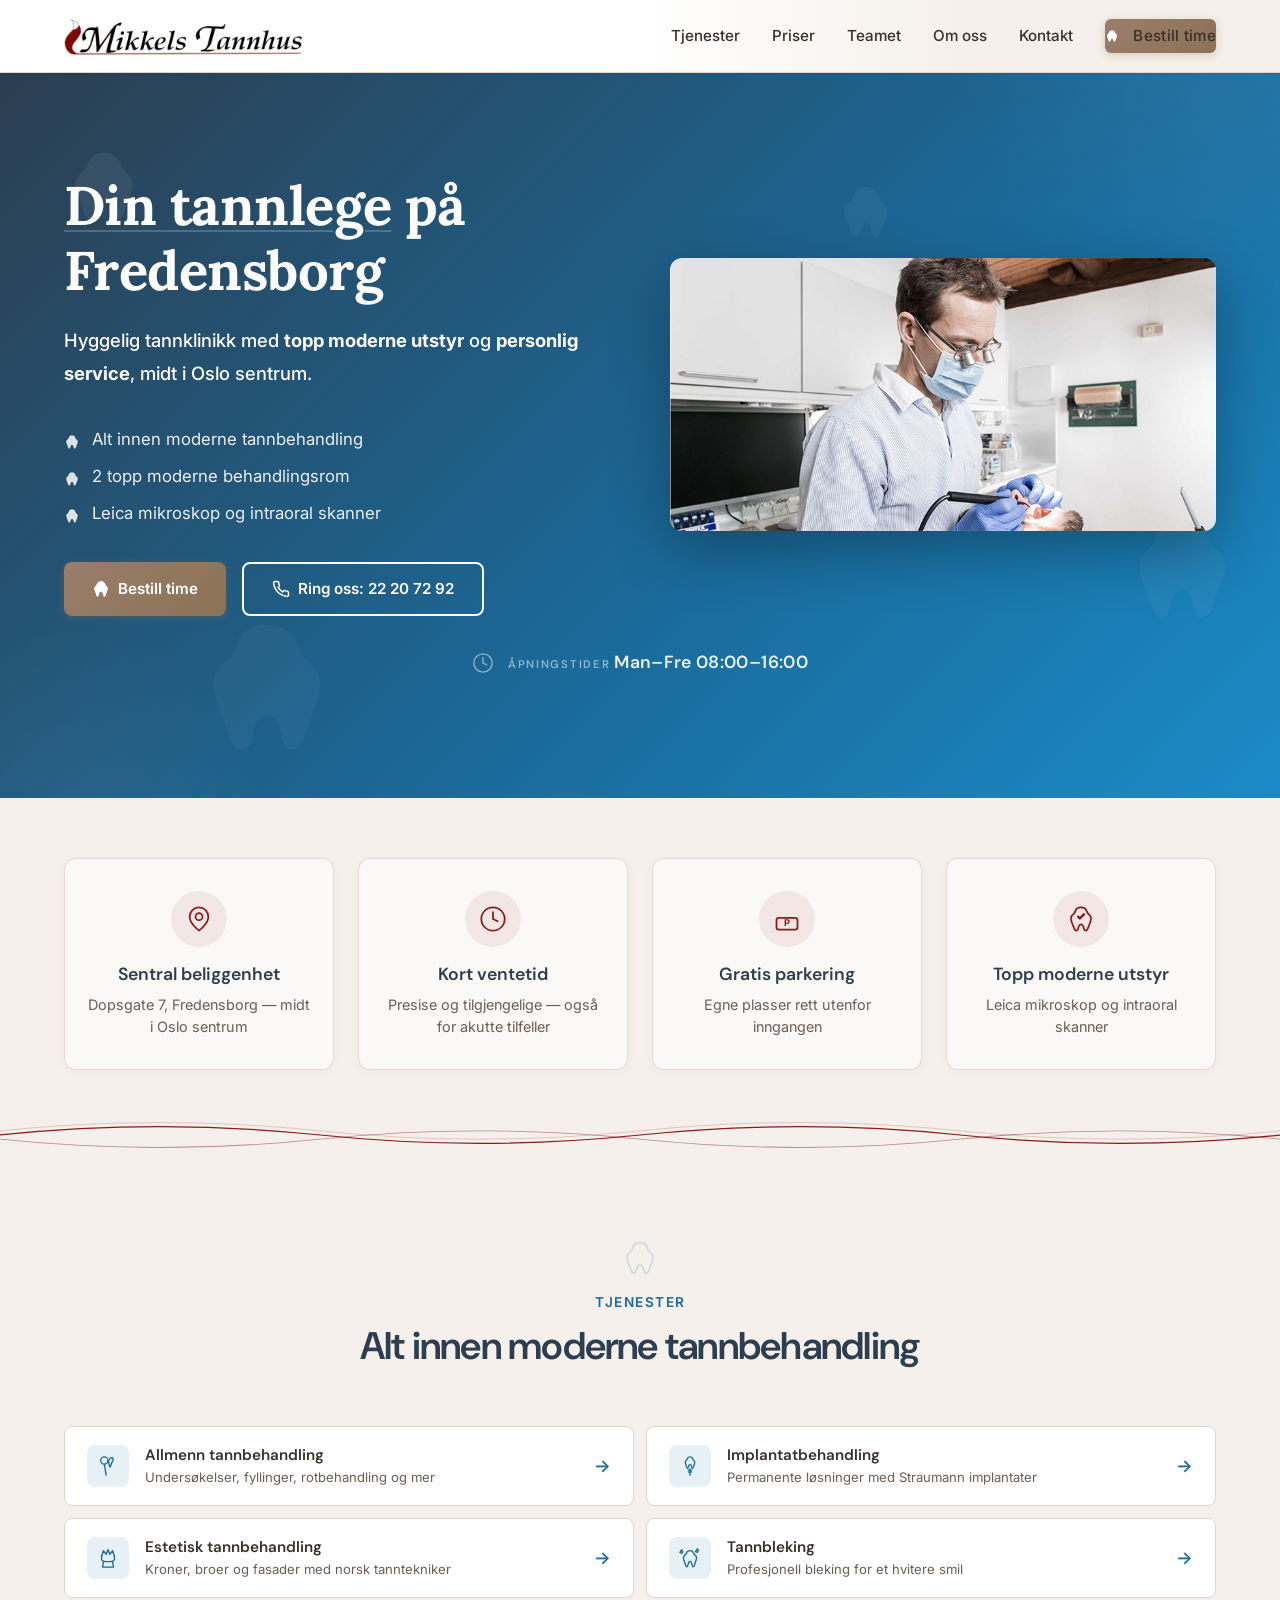
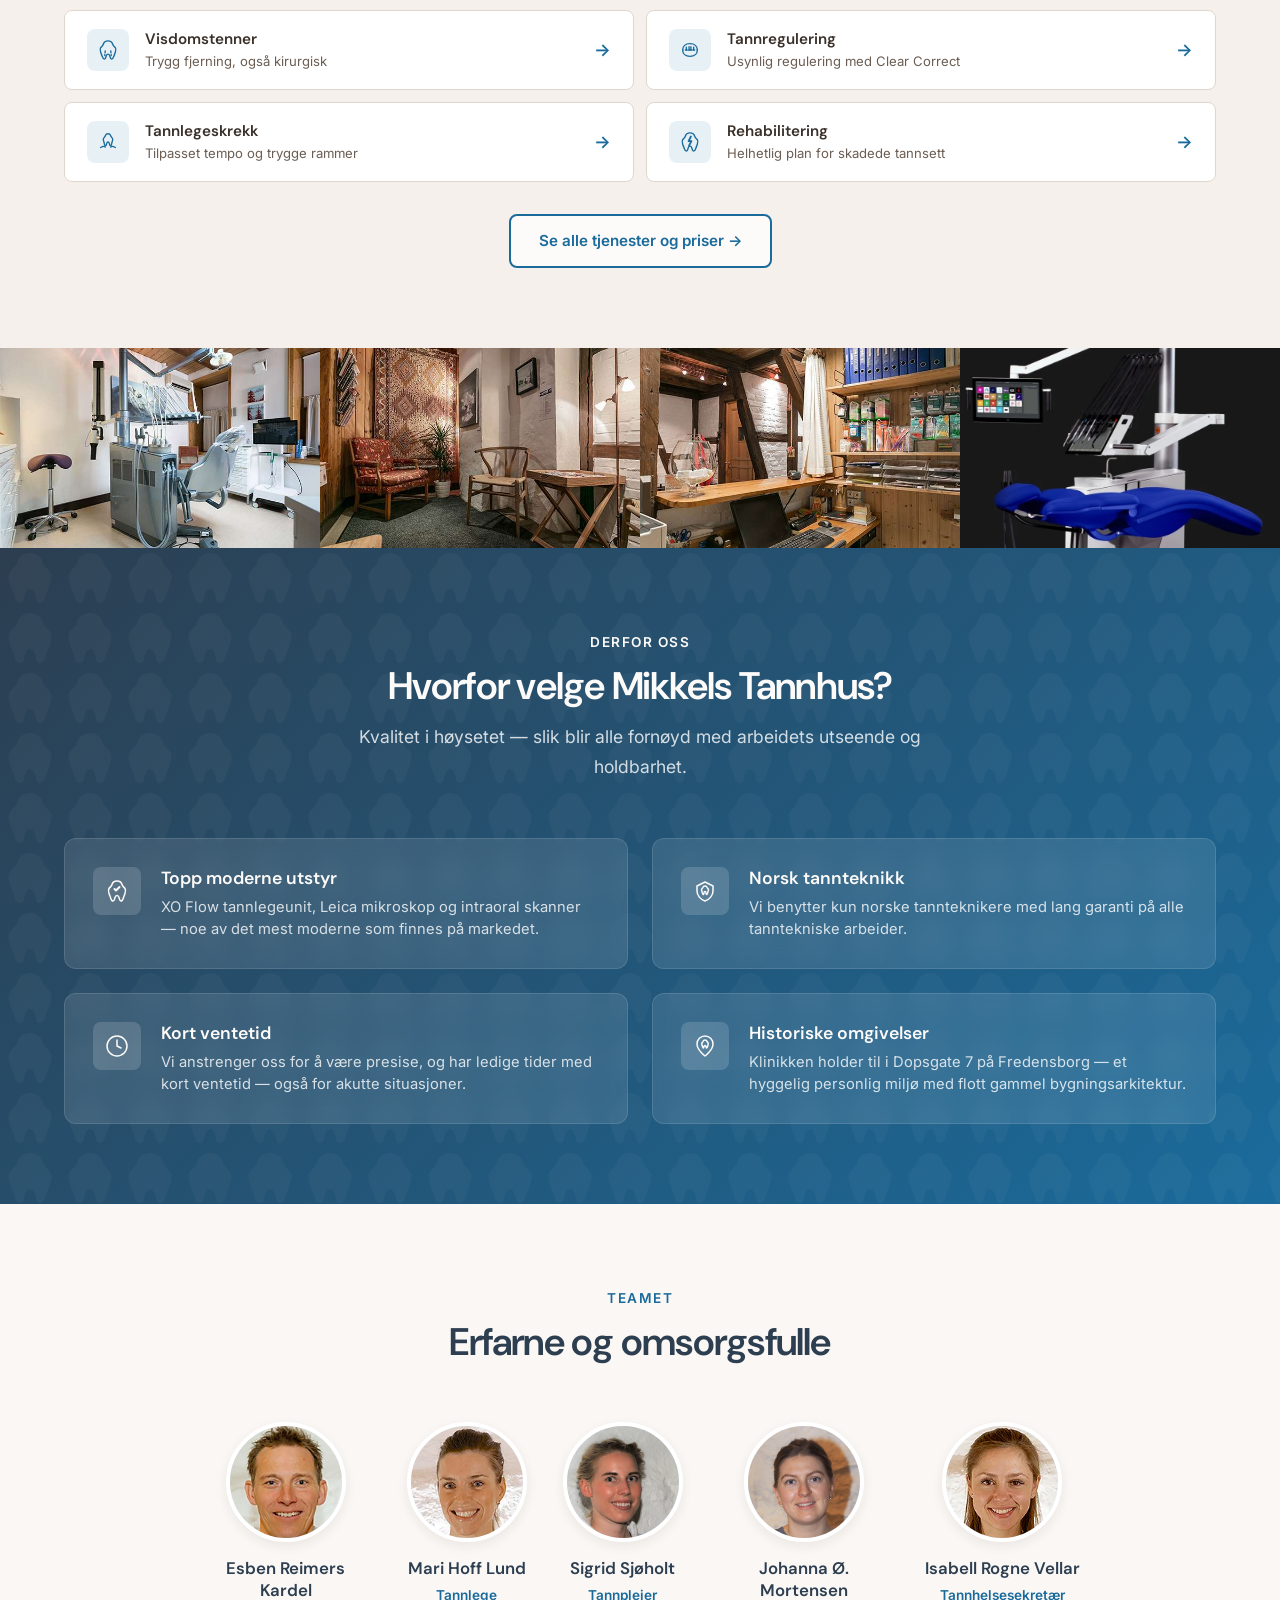
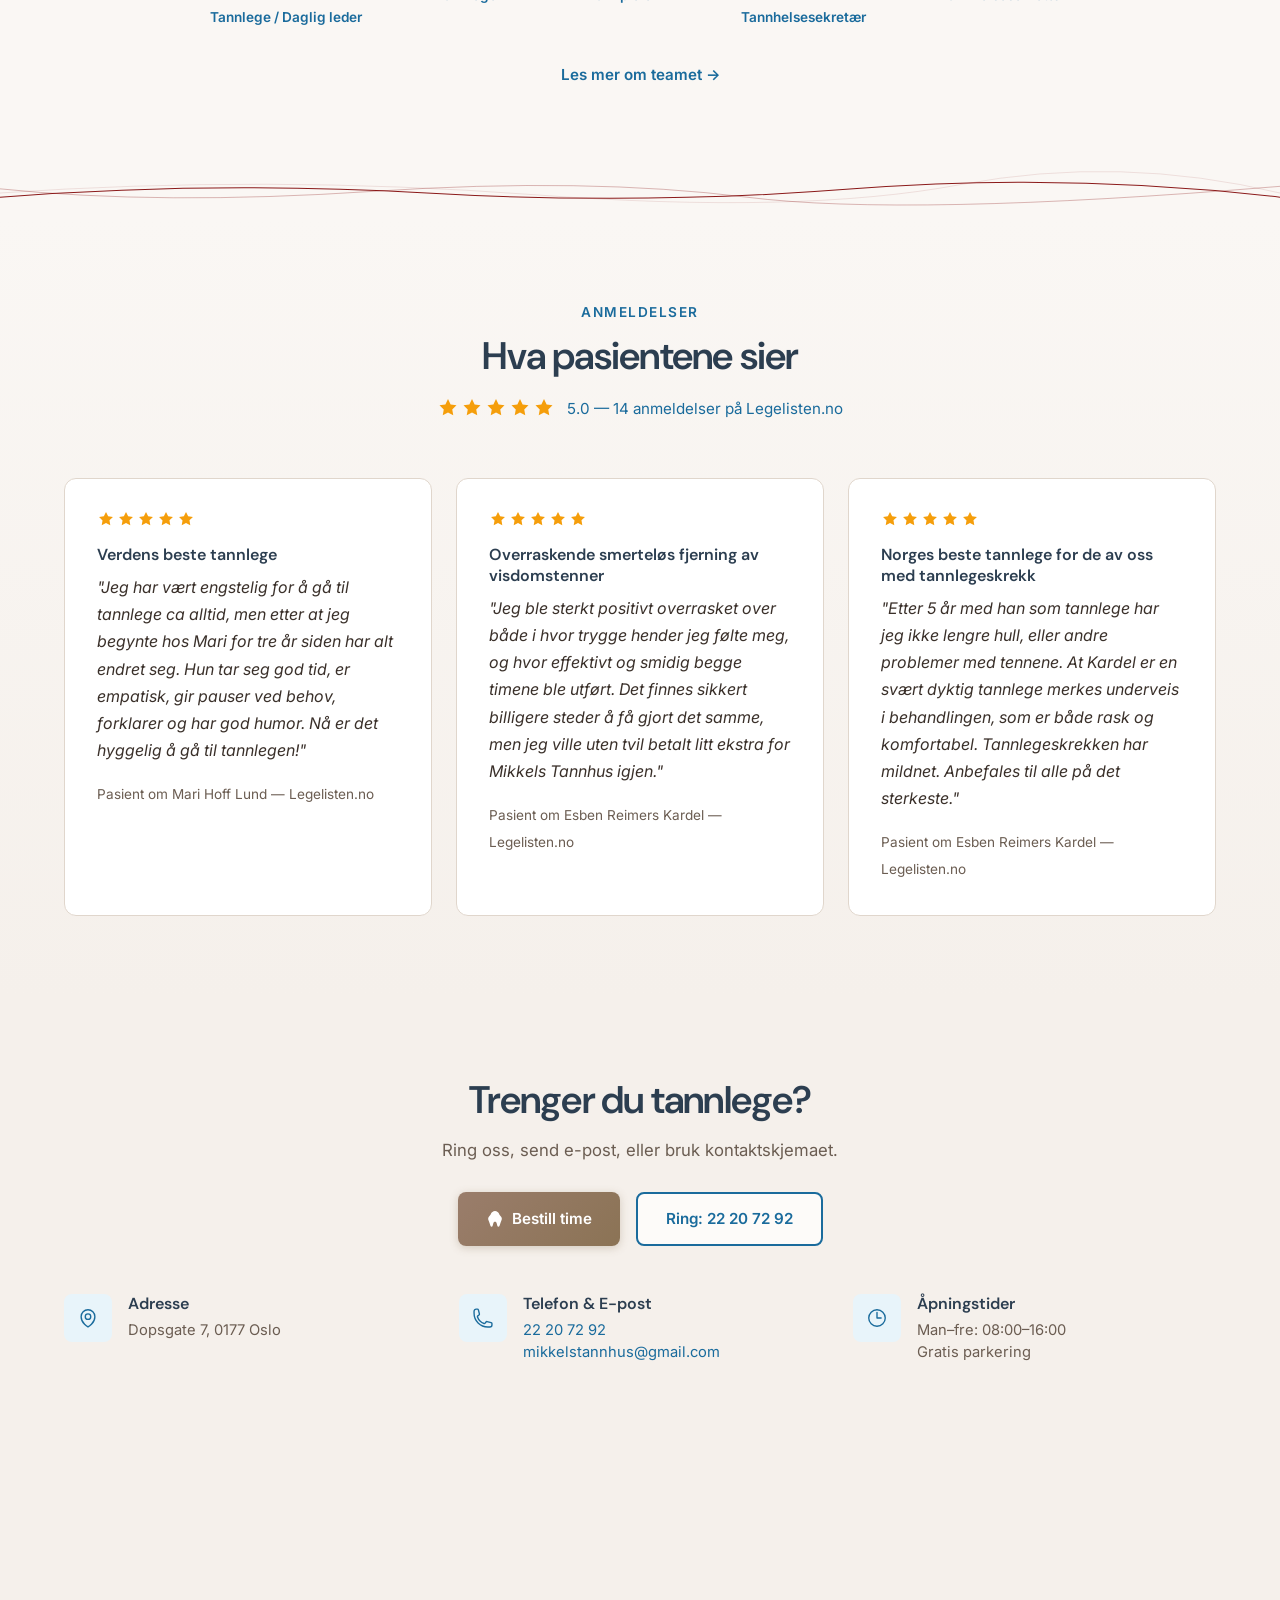
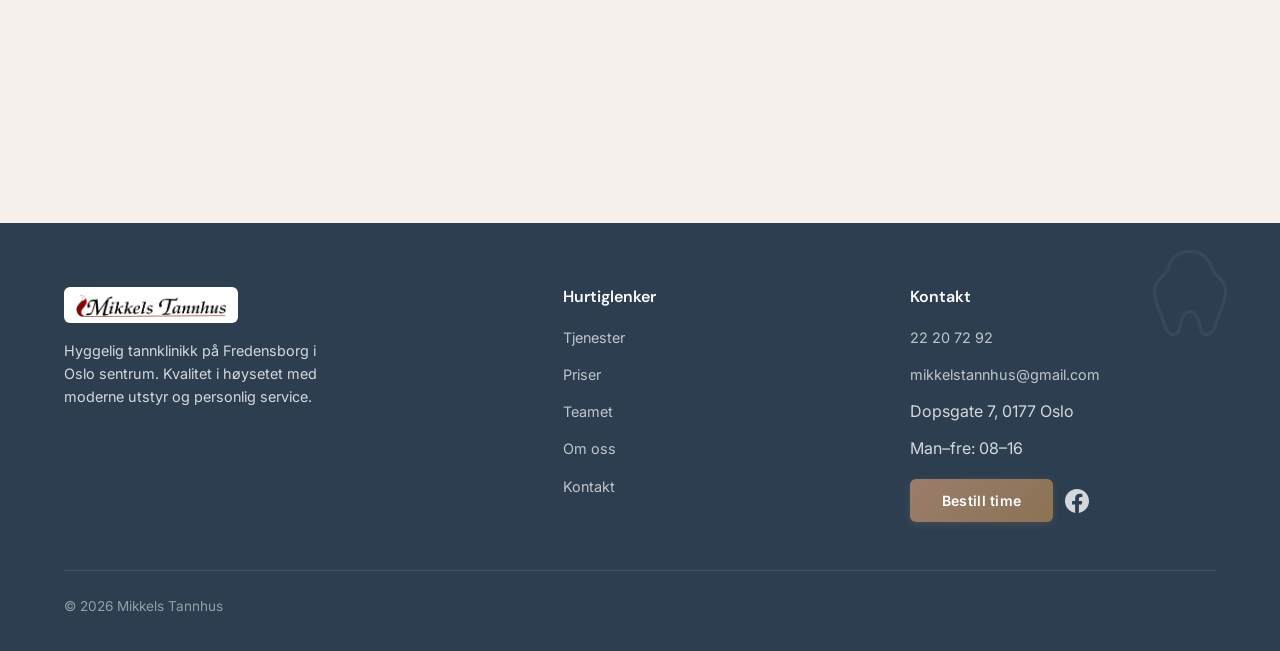
<file: index.html>
<!DOCTYPE html>
<html lang="nb">
<head>
  <meta charset="UTF-8">
  <meta name="viewport" content="width=device-width, initial-scale=1.0">
  <title>Mikkels Tannhus — Tannlege i Oslo, Fredensborg</title>
  <meta name="description" content="Mikkels Tannhus er en hyggelig tannklinikk på Fredensborg i Oslo sentrum. Alt innen moderne tannbehandling med kort ventetid og gratis parkering. Ring 22 20 72 92.">
  <meta name="keywords" content="tannlege oslo, tannklinikk fredensborg, tannlege sentrum, implantat oslo, estetisk tannbehandling, mikkels tannhus">

  <!-- Open Graph -->
  <meta property="og:title" content="Mikkels Tannhus — Tannlege i Oslo">
  <meta property="og:description" content="Hyggelig tannklinikk på Fredensborg i Oslo sentrum. Moderne utstyr, kort ventetid og gratis parkering.">
  <meta property="og:type" content="website">
  <meta property="og:url" content="https://www.mikkelstannhus.no/">
  <meta property="og:locale" content="nb_NO">

  <link rel="icon" type="image/png" href="assets/images/favicon.png">
  <link rel="canonical" href="https://www.mikkelstannhus.no/">
  <meta name="theme-color" content="#1A6B9C">

  <!-- Fonts -->
  <link rel="preconnect" href="https://fonts.googleapis.com">
  <link rel="preconnect" href="https://fonts.gstatic.com" crossorigin>
  <link href="https://fonts.googleapis.com/css2?family=DM+Sans:wght@400;500;600;700&family=Inter:wght@400;500;600;700&family=Lora:wght@600;700&display=swap" rel="stylesheet">

  <link rel="stylesheet" href="style.css">

  <!-- Schema.org LocalBusiness + Dentist -->
  <script type="application/ld+json">
  {
    "@context": "https://schema.org",
    "@type": "Dentist",
    "name": "Mikkels Tannhus",
    "url": "https://www.mikkelstannhus.no",
    "telephone": "+47 22 20 72 92",
    "email": "mikkelstannhus@gmail.com",
    "address": {
      "@type": "PostalAddress",
      "streetAddress": "Dopsgate 7",
      "addressLocality": "Oslo",
      "postalCode": "0177",
      "addressCountry": "NO"
    },
    "geo": {
      "@type": "GeoCoordinates",
      "latitude": 59.9195392,
      "longitude": 10.74711739999998
    },
    "openingHoursSpecification": [
      { "@type": "OpeningHoursSpecification", "dayOfWeek": ["Monday","Tuesday","Wednesday","Thursday","Friday"], "opens": "08:00", "closes": "16:00" }
    ],
    "priceRange": "$$",
    "description": "Hyggelig tannklinikk på Fredensborg i Oslo sentrum med topp moderne utstyr og kort ventetid."
  }
  </script>
</head>
<body>

  <a href="#main" class="skip-link">Hopp til innhold</a>

  <!-- ===== HEADER ===== -->
  <header class="header">
    <div class="container">
      <a href="index.html" class="logo">
        <img src="assets/images/logo.jpg" alt="Mikkels Tannhus" loading="eager">
      </a>
      <nav>
        <ul class="nav-links" id="navLinks">
          <li><a href="tjenester.html">Tjenester</a></li>
          <li><a href="priser.html">Priser</a></li>
          <li><a href="teamet.html">Teamet</a></li>
          <li><a href="om.html">Om oss</a></li>
          <li><a href="kontakt.html">Kontakt</a></li>
          <li><a href="kontakt.html" class="btn btn-primary btn-nav">Bestill time</a></li>
        </ul>
      </nav>
      <button class="hamburger" id="hamburger" aria-label="Meny" aria-expanded="false">
        <span></span>
        <span></span>
        <span></span>
      </button>
    </div>
  </header>

  <main id="main">

  <!-- ===== HERO ===== -->
  <section class="hero">
    <!-- Floating tooth decorations -->
    <div class="hero-teeth-decor" aria-hidden="true">
      <svg class="floating-tooth ft-1" viewBox="0 0 24 24" fill="rgba(255,255,255,0.06)"><path d="M12 2C9.5 2 7.5 3.5 7 5.5C6.5 7.5 5 8 4 9.5C3 11 3.5 13 4 14.5C4.5 16 5 17 5.5 18.5C6 20 6.5 22 8 22C9.5 22 9.5 20 10 18.5C10.5 17 11 16.5 12 16.5C13 16.5 13.5 17 14 18.5C14.5 20 14.5 22 16 22C17.5 22 18 20 18.5 18.5C19 17 19.5 16 20 14.5C20.5 13 21 11 20 9.5C19 8 17.5 7.5 17 5.5C16.5 3.5 14.5 2 12 2Z"/></svg>
      <svg class="floating-tooth ft-2" viewBox="0 0 24 24" fill="rgba(255,255,255,0.04)"><path d="M12 2C9.5 2 7.5 3.5 7 5.5C6.5 7.5 5 8 4 9.5C3 11 3.5 13 4 14.5C4.5 16 5 17 5.5 18.5C6 20 6.5 22 8 22C9.5 22 9.5 20 10 18.5C10.5 17 11 16.5 12 16.5C13 16.5 13.5 17 14 18.5C14.5 20 14.5 22 16 22C17.5 22 18 20 18.5 18.5C19 17 19.5 16 20 14.5C20.5 13 21 11 20 9.5C19 8 17.5 7.5 17 5.5C16.5 3.5 14.5 2 12 2Z"/></svg>
      <svg class="floating-tooth ft-3" viewBox="0 0 24 24" fill="rgba(255,255,255,0.05)"><path d="M12 2C9.5 2 7.5 3.5 7 5.5C6.5 7.5 5 8 4 9.5C3 11 3.5 13 4 14.5C4.5 16 5 17 5.5 18.5C6 20 6.5 22 8 22C9.5 22 9.5 20 10 18.5C10.5 17 11 16.5 12 16.5C13 16.5 13.5 17 14 18.5C14.5 20 14.5 22 16 22C17.5 22 18 20 18.5 18.5C19 17 19.5 16 20 14.5C20.5 13 21 11 20 9.5C19 8 17.5 7.5 17 5.5C16.5 3.5 14.5 2 12 2Z"/></svg>
      <svg class="floating-tooth ft-4" viewBox="0 0 24 24" fill="rgba(255,255,255,0.03)"><path d="M12 2C9.5 2 7.5 3.5 7 5.5C6.5 7.5 5 8 4 9.5C3 11 3.5 13 4 14.5C4.5 16 5 17 5.5 18.5C6 20 6.5 22 8 22C9.5 22 9.5 20 10 18.5C10.5 17 11 16.5 12 16.5C13 16.5 13.5 17 14 18.5C14.5 20 14.5 22 16 22C17.5 22 18 20 18.5 18.5C19 17 19.5 16 20 14.5C20.5 13 21 11 20 9.5C19 8 17.5 7.5 17 5.5C16.5 3.5 14.5 2 12 2Z"/></svg>
      <svg class="floating-tooth ft-5" viewBox="0 0 24 24" fill="rgba(255,255,255,0.04)"><path d="M12 2C9.5 2 7.5 3.5 7 5.5C6.5 7.5 5 8 4 9.5C3 11 3.5 13 4 14.5C4.5 16 5 17 5.5 18.5C6 20 6.5 22 8 22C9.5 22 9.5 20 10 18.5C10.5 17 11 16.5 12 16.5C13 16.5 13.5 17 14 18.5C14.5 20 14.5 22 16 22C17.5 22 18 20 18.5 18.5C19 17 19.5 16 20 14.5C20.5 13 21 11 20 9.5C19 8 17.5 7.5 17 5.5C16.5 3.5 14.5 2 12 2Z"/></svg>
    </div>
    <div class="container">
      <div class="hero-content">
        <h1><span class="hero-underline">Din tannlege</span> på Fredensborg</h1>
        <p class="hero-lead">Hyggelig tannklinikk med <strong>topp moderne utstyr</strong> og <strong>personlig service</strong>, midt i Oslo sentrum.</p>
        <ul class="hero-highlights">
          <li>Alt innen moderne tannbehandling</li>
          <li>2 topp moderne behandlingsrom</li>
          <li>Leica mikroskop og intraoral skanner</li>
        </ul>
        <div class="hero-buttons">
          <a href="kontakt.html" class="btn btn-primary btn-tooth-icon">
            <svg class="btn-icon" viewBox="0 0 20 20" fill="currentColor"><path d="M10 1C7.8 1 6 2.5 5.5 4.3C5 6 3.8 6.5 3 7.8C2 9 2.5 10.8 3 12C3.5 13.3 3.8 14 4.2 15.3C4.7 17 5 18.5 6.2 18.5C7.5 18.5 7.5 17 8 15.3C8.5 13.5 8.8 13 10 13C11.2 13 11.5 13.5 12 15.3C12.5 17 12.5 18.5 13.8 18.5C15 18.5 15.3 17 15.8 15.3C16.2 14 16.5 13.3 17 12C17.5 10.8 18 9 17 7.8C16.2 6.5 15 6 14.5 4.3C14 2.5 12.2 1 10 1Z"/></svg>
            Bestill time
          </a>
          <a href="tel:22207292" class="btn btn-outline">
            <svg class="btn-icon" xmlns="http://www.w3.org/2000/svg" viewBox="0 0 24 24" fill="none" stroke="currentColor" stroke-width="2" stroke-linecap="round" stroke-linejoin="round"><path d="M22 16.92v3a2 2 0 0 1-2.18 2 19.79 19.79 0 0 1-8.63-3.07 19.5 19.5 0 0 1-6-6 19.79 19.79 0 0 1-3.07-8.67A2 2 0 0 1 4.11 2h3a2 2 0 0 1 2 1.72c.127.96.362 1.903.7 2.81a2 2 0 0 1-.45 2.11L8.09 9.91a16 16 0 0 0 6 6l1.27-1.27a2 2 0 0 1 2.11-.45c.907.338 1.85.573 2.81.7A2 2 0 0 1 22 16.92Z"/></svg>
            Ring oss: 22 20 72 92
          </a>
        </div>
      </div>
      <div class="hero-image">
        <img src="assets/images/hero-behandling.jpg" alt="Tannlege behandler pasient hos Mikkels Tannhus" class="hero-img" loading="eager">
      </div>
    </div>
    <div class="hero-hours">
      <div class="hero-hours-card">
        <div class="hero-hours-content">
          <svg class="hero-hours-icon" xmlns="http://www.w3.org/2000/svg" viewBox="0 0 24 24" fill="none" stroke="currentColor" stroke-width="1.5" stroke-linecap="round" stroke-linejoin="round"><circle cx="12" cy="12" r="10"/><path d="M12 6v6l4 2"/></svg>
          <div>
            <span>Åpningstider</span>
            <strong>Man–Fre 08:00–16:00</strong>
          </div>
        </div>
      </div>
    </div>
  </section>

  <!-- ===== TRUST CARDS ===== -->
  <section class="trust">
    <div class="container">
      <div class="trust-grid">
        <div class="trust-card fade-in">
          <div class="trust-icon">
            <svg xmlns="http://www.w3.org/2000/svg" viewBox="0 0 24 24" fill="none" stroke="currentColor" stroke-width="1.5" stroke-linecap="round" stroke-linejoin="round"><path d="M12 22S4 16 4 10a8 8 0 1 1 16 0c0 6-8 12-8 12Z"/><circle cx="12" cy="10" r="3"/></svg>
          </div>
          <h3>Sentral beliggenhet</h3>
          <p>Dopsgate 7, Fredensborg — midt i Oslo sentrum</p>
        </div>
        <div class="trust-card fade-in">
          <div class="trust-icon">
            <svg xmlns="http://www.w3.org/2000/svg" viewBox="0 0 24 24" fill="none" stroke="currentColor" stroke-width="1.5" stroke-linecap="round" stroke-linejoin="round"><circle cx="12" cy="12" r="10"/><path d="M12 6v6l4 2"/></svg>
          </div>
          <h3>Kort ventetid</h3>
          <p>Presise og tilgjengelige — også for akutte tilfeller</p>
        </div>
        <div class="trust-card fade-in">
          <div class="trust-icon">
            <svg xmlns="http://www.w3.org/2000/svg" viewBox="0 0 24 24" fill="none" stroke="currentColor" stroke-width="1.5" stroke-linecap="round" stroke-linejoin="round"><rect x="3" y="11" width="18" height="10" rx="2"/><text x="12" y="18" text-anchor="middle" font-size="8" fill="currentColor" stroke="none" font-weight="bold">P</text></svg>
          </div>
          <h3>Gratis parkering</h3>
          <p>Egne plasser rett utenfor inngangen</p>
        </div>
        <div class="trust-card fade-in">
          <div class="trust-icon">
            <svg xmlns="http://www.w3.org/2000/svg" viewBox="0 0 24 24" fill="none" stroke="currentColor" stroke-width="1.5" stroke-linecap="round" stroke-linejoin="round"><path d="M12 2C9.5 2 7.5 3.5 7 5.5C6.5 7.5 5 8 4 9.5C3 11 3.5 13 4 14.5C4.5 16 5 17 5.5 18.5C6 20 6.5 22 8 22C9.5 22 9.5 20 10 18.5C10.5 17 11 16.5 12 16.5C13 16.5 13.5 17 14 18.5C14.5 20 14.5 22 16 22C17.5 22 18 20 18.5 18.5C19 17 19.5 16 20 14.5C20.5 13 21 11 20 9.5C19 8 17.5 7.5 17 5.5C16.5 3.5 14.5 2 12 2Z"/><path d="M9.5 10L11 11.5L14.5 8" stroke-width="2"/></svg>
          </div>
          <h3>Topp moderne utstyr</h3>
          <p>Leica mikroskop og intraoral skanner</p>
        </div>
      </div>
    </div>
  </section>

  <!-- ===== WAVE DIVIDER ===== -->
  <div class="wave-divider" aria-hidden="true">
    <svg viewBox="0 0 1200 60" preserveAspectRatio="none" fill="none" xmlns="http://www.w3.org/2000/svg">
      <path class="wave wave-1" d="M0 30 Q150 10 300 30 T600 30 T900 30 T1200 30" stroke="#8B1A1A" stroke-width="1.5" stroke-linecap="round"/>
      <path class="wave wave-2" d="M0 35 Q150 55 300 35 T600 35 T900 35 T1200 35" stroke="#8B1A1A" stroke-width="1" stroke-linecap="round" opacity="0.5"/>
      <path class="wave wave-3" d="M0 25 Q150 5 300 25 T600 25 T900 25 T1200 25" stroke="#8B1A1A" stroke-width="0.7" stroke-linecap="round" opacity="0.3"/>
    </svg>
  </div>

  <!-- ===== TJENESTER ===== -->
  <section class="services" id="tjenester">
    <div class="container">
      <div class="section-header fade-in">
        <div class="section-tooth-icon" aria-hidden="true">
          <svg viewBox="0 0 24 24" fill="none" stroke="currentColor" stroke-width="1.2"><path d="M12 2C9.5 2 7.5 3.5 7 5.5C6.5 7.5 5 8 4 9.5C3 11 3.5 13 4 14.5C4.5 16 5 17 5.5 18.5C6 20 6.5 22 8 22C9.5 22 9.5 20 10 18.5C10.5 17 11 16.5 12 16.5C13 16.5 13.5 17 14 18.5C14.5 20 14.5 22 16 22C17.5 22 18 20 18.5 18.5C19 17 19.5 16 20 14.5C20.5 13 21 11 20 9.5C19 8 17.5 7.5 17 5.5C16.5 3.5 14.5 2 12 2Z"/></svg>
        </div>
        <span class="section-label">Tjenester</span>
        <h2>Alt innen moderne tannbehandling</h2>
      </div>
      <div class="services-compact-grid">
        <a href="tjenester.html#allmenn" class="service-compact fade-in">
          <div class="service-compact-icon">
            <svg xmlns="http://www.w3.org/2000/svg" viewBox="0 0 24 24" fill="none" stroke="currentColor" stroke-width="1.5" stroke-linecap="round" stroke-linejoin="round"><circle cx="8" cy="6" r="4"/><path d="M8 10l2 12"/><path d="M16 3c-1 0-2 .7-2.2 1.5-.3 1-.8 1.5-1.3 2-.5.8-.2 1.5.3 2 .3.8.3 1.2.5 2.2.3 1.5.5 2.5 1 2.5s.7-1 1-2.5c.3-1.5.5-1.5 1-2.5.5-1 .5-1.5 1-2.5S18 3 16 3Z"/></svg>
          </div>
          <div class="service-compact-info">
            <h3>Allmenn tannbehandling</h3>
            <p>Undersøkelser, fyllinger, rotbehandling og mer</p>
          </div>
          <span class="service-compact-arrow">&rarr;</span>
        </a>
        <a href="tjenester.html#implantat" class="service-compact fade-in">
          <div class="service-compact-icon">
            <svg xmlns="http://www.w3.org/2000/svg" viewBox="0 0 24 24" fill="none" stroke="currentColor" stroke-width="1.5" stroke-linecap="round" stroke-linejoin="round"><path d="M12 2C10.5 2 9.5 2.8 9.2 3.8C8.8 5 8 5.5 7.3 6.5C6.5 7.5 6.8 8.8 7.2 9.8C7.5 10.8 7.8 11.5 8 12.5C8.3 13.8 8.5 14.5 9.3 14.5C10 14.5 10 13.5 10.3 12.5C10.7 11 11 10.5 12 10.5C13 10.5 13.3 11 13.7 12.5C14 13.5 14 14.5 14.7 14.5C15.5 14.5 15.7 13.8 16 12.5C16.2 11.5 16.5 10.8 16.8 9.8C17.2 8.8 17.5 7.5 16.7 6.5C16 5.5 15.2 5 14.8 3.8C14.5 2.8 13.5 2 12 2Z"/><line x1="12" y1="15" x2="12" y2="22"/><line x1="10" y1="16.5" x2="14" y2="16.5"/><line x1="10.5" y1="18.5" x2="13.5" y2="18.5"/></svg>
          </div>
          <div class="service-compact-info">
            <h3>Implantatbehandling</h3>
            <p>Permanente løsninger med Straumann implantater</p>
          </div>
          <span class="service-compact-arrow">&rarr;</span>
        </a>
        <a href="tjenester.html#estetisk" class="service-compact fade-in">
          <div class="service-compact-icon">
            <svg xmlns="http://www.w3.org/2000/svg" viewBox="0 0 24 24" fill="none" stroke="currentColor" stroke-width="1.5" stroke-linecap="round" stroke-linejoin="round"><path d="M5 10L7 4L10 8L12 3L14 8L17 4L19 10"/><path d="M5 10C5 10 5 12 5 13C5 15 7 16 12 16C17 16 19 15 19 13C19 12 19 10 19 10"/><path d="M7 16L6 22H18L17 16"/></svg>
          </div>
          <div class="service-compact-info">
            <h3>Estetisk tannbehandling</h3>
            <p>Kroner, broer og fasader med norsk tanntekniker</p>
          </div>
          <span class="service-compact-arrow">&rarr;</span>
        </a>
        <a href="tjenester.html#bleking" class="service-compact fade-in">
          <div class="service-compact-icon">
            <svg xmlns="http://www.w3.org/2000/svg" viewBox="0 0 24 24" fill="none" stroke="currentColor" stroke-width="1.5" stroke-linecap="round" stroke-linejoin="round"><path d="M12 4C10 4 8.5 5.2 8 6.8C7.5 8.5 6.2 9 5.3 10.2C4.5 11.5 4.8 13 5.3 14.2C5.8 15.5 6.2 16.5 6.5 17.8C7 19.5 7.3 21.5 8.5 21.5C9.7 21.5 9.7 19.5 10.2 17.8C10.7 16 11 15.5 12 15.5C13 15.5 13.3 16 13.8 17.8C14.3 19.5 14.3 21.5 15.5 21.5C16.7 21.5 17 19.5 17.5 17.8C17.8 16.5 18.2 15.5 18.7 14.2C19.2 13 19.5 11.5 18.7 10.2C17.8 9 16.5 8.5 16 6.8C15.5 5.2 14 4 12 4Z"/><path d="M3 3L4 5L3 7L1 6L3 3Z" class="sparkle"/><path d="M20 2L21 4L20 6L18 5L20 2Z" class="sparkle"/></svg>
          </div>
          <div class="service-compact-info">
            <h3>Tannbleking</h3>
            <p>Profesjonell bleking for et hvitere smil</p>
          </div>
          <span class="service-compact-arrow">&rarr;</span>
        </a>
        <a href="tjenester.html#visdomstenner" class="service-compact fade-in">
          <div class="service-compact-icon">
            <svg xmlns="http://www.w3.org/2000/svg" viewBox="0 0 24 24" fill="none" stroke="currentColor" stroke-width="1.5" stroke-linecap="round" stroke-linejoin="round"><path d="M12 2C9.5 2 7.5 3.5 7 5.5C6.5 7.5 5 8 4 9.5C3 11 3.5 13 4 14.5C4.5 16 5 17 5.5 18.5C6 20 6.5 22 8 22C9.5 22 9.5 20 10 18.5C10.5 17 11 16.5 12 16.5C13 16.5 13.5 17 14 18.5C14.5 20 14.5 22 16 22C17.5 22 18 20 18.5 18.5C19 17 19.5 16 20 14.5C20.5 13 21 11 20 9.5C19 8 17.5 7.5 17 5.5C16.5 3.5 14.5 2 12 2Z"/><path d="M9 13L8.5 18" stroke-dasharray="2 2"/><path d="M15 13L15.5 18" stroke-dasharray="2 2"/></svg>
          </div>
          <div class="service-compact-info">
            <h3>Visdomstenner</h3>
            <p>Trygg fjerning, også kirurgisk</p>
          </div>
          <span class="service-compact-arrow">&rarr;</span>
        </a>
        <a href="tjenester.html#tannregulering" class="service-compact fade-in">
          <div class="service-compact-icon">
            <svg xmlns="http://www.w3.org/2000/svg" viewBox="0 0 24 24" fill="none" stroke="currentColor" stroke-width="1.5" stroke-linecap="round" stroke-linejoin="round"><path d="M4 12C4 8 7 5 12 5C17 5 20 8 20 12"/><path d="M4 12C4 16 7 19 12 19C17 19 20 16 20 12"/><path d="M7 12H9M10.5 12H13.5M15 12H17"/><path d="M8 9V12M11 8.5V12M13 8.5V12M16 9V12"/></svg>
          </div>
          <div class="service-compact-info">
            <h3>Tannregulering</h3>
            <p>Usynlig regulering med Clear Correct</p>
          </div>
          <span class="service-compact-arrow">&rarr;</span>
        </a>
        <a href="tjenester.html#tannlegeskrekk" class="service-compact fade-in">
          <div class="service-compact-icon">
            <svg xmlns="http://www.w3.org/2000/svg" viewBox="0 0 24 24" fill="none" stroke="currentColor" stroke-width="1.5" stroke-linecap="round" stroke-linejoin="round"><path d="M12 3C10.5 3 9.5 3.8 9.2 5C8.8 6.2 8 6.8 7.3 7.8C6.5 8.8 6.8 10 7.2 11C7.5 12 7.8 12.8 8 13.8C8.3 15 8.5 16.2 9.3 16.2C10.2 16.2 10.2 15 10.5 13.8C10.8 12.5 11 12 12 12C13 12 13.2 12.5 13.5 13.8C13.8 15 13.8 16.2 14.7 16.2C15.5 16.2 15.7 15 16 13.8C16.2 12.8 16.5 12 16.8 11C17.2 10 17.5 8.8 16.7 7.8C16 6.8 15.2 6.2 14.8 5C14.5 3.8 13.5 3 12 3Z"/><path d="M4 18C5.5 17 8 16.5 9 17.5"/><path d="M20 18C18.5 17 16 16.5 15 17.5"/></svg>
          </div>
          <div class="service-compact-info">
            <h3>Tannlegeskrekk</h3>
            <p>Tilpasset tempo og trygge rammer</p>
          </div>
          <span class="service-compact-arrow">&rarr;</span>
        </a>
        <a href="tjenester.html#rehabilitering" class="service-compact fade-in">
          <div class="service-compact-icon">
            <svg xmlns="http://www.w3.org/2000/svg" viewBox="0 0 24 24" fill="none" stroke="currentColor" stroke-width="1.5" stroke-linecap="round" stroke-linejoin="round"><path d="M12 2C9.5 2 7.5 3.5 7 5.5C6.5 7.5 5 8 4 9.5C3 11 3.5 13 4 14.5C4.5 16 5 17 5.5 18.5C6 20 6.5 22 8 22C9.5 22 9.5 20 10 18.5C10.5 17 11 16.5 12 16.5C13 16.5 13.5 17 14 18.5C14.5 20 14.5 22 16 22C17.5 22 18 20 18.5 18.5C19 17 19.5 16 20 14.5C20.5 13 21 11 20 9.5C19 8 17.5 7.5 17 5.5C16.5 3.5 14.5 2 12 2Z"/><path d="M13 6L10.5 11H13.5L11 16" stroke-width="2" stroke-linecap="round"/></svg>
          </div>
          <div class="service-compact-info">
            <h3>Rehabilitering</h3>
            <p>Helhetlig plan for skadede tannsett</p>
          </div>
          <span class="service-compact-arrow">&rarr;</span>
        </a>
      </div>
      <div class="services-footer fade-in">
        <a href="tjenester.html" class="btn btn-secondary">Se alle tjenester og priser &rarr;</a>
      </div>
    </div>
  </section>

  <!-- ===== IMAGE STRIP ===== -->
  <section class="image-strip">
    <div class="image-strip-grid">
      <div class="image-strip-item"><img src="assets/images/behandlingsrom.jpg" alt="Behandlingsrom hos Mikkels Tannhus" loading="lazy"></div>
      <div class="image-strip-item"><img src="assets/images/venterom.jpg" alt="Koselig venteværelse med historisk interiør" loading="lazy"></div>
      <div class="image-strip-item"><img src="assets/images/resepsjon.jpg" alt="Resepsjonen hos Mikkels Tannhus" loading="lazy"></div>
      <div class="image-strip-item"><img src="assets/images/xo-flow-unit.webp" alt="Moderne XO Flow tannlegeunit" loading="lazy"></div>
    </div>
  </section>

  <!-- ===== HVORFOR VELGE OSS ===== -->
  <section class="why-us">
    <div class="container">
      <div class="section-header fade-in">
        <span class="section-label">Derfor oss</span>
        <h2>Hvorfor velge Mikkels Tannhus?</h2>
        <p>Kvalitet i høysetet — slik blir alle fornøyd med arbeidets utseende og holdbarhet.</p>
      </div>
      <div class="why-grid">
        <div class="why-card fade-in">
          <div class="why-card-icon">
            <svg xmlns="http://www.w3.org/2000/svg" viewBox="0 0 24 24" fill="none" stroke="currentColor" stroke-width="1.5" stroke-linecap="round" stroke-linejoin="round"><path d="M12 2C9.5 2 7.5 3.5 7 5.5C6.5 7.5 5 8 4 9.5C3 11 3.5 13 4 14.5C4.5 16 5 17 5.5 18.5C6 20 6.5 22 8 22C9.5 22 9.5 20 10 18.5C10.5 17 11 16.5 12 16.5C13 16.5 13.5 17 14 18.5C14.5 20 14.5 22 16 22C17.5 22 18 20 18.5 18.5C19 17 19.5 16 20 14.5C20.5 13 21 11 20 9.5C19 8 17.5 7.5 17 5.5C16.5 3.5 14.5 2 12 2Z"/><path d="M9.5 10L11 11.5L14.5 8" stroke-width="2"/></svg>
          </div>
          <div>
            <h3>Topp moderne utstyr</h3>
            <p>XO Flow tannlegeunit, Leica mikroskop og intraoral skanner — noe av det mest moderne som finnes på markedet.</p>
          </div>
        </div>
        <div class="why-card fade-in">
          <div class="why-card-icon">
            <svg xmlns="http://www.w3.org/2000/svg" viewBox="0 0 24 24" fill="none" stroke="currentColor" stroke-width="1.5" stroke-linecap="round" stroke-linejoin="round"><path d="M12 3L4 7V12C4 16.5 7.5 20.5 12 22C16.5 20.5 20 16.5 20 12V7L12 3Z"/><path d="M12 7C11 7 10.2 7.5 10 8.2C9.7 9 9.2 9.3 8.8 10C8.3 10.7 8.5 11.5 8.8 12C9 12.7 9.2 13 9.3 13.7C9.5 14.5 9.7 15.5 10.2 15.5C10.8 15.5 10.8 14.5 11 13.7C11.2 12.8 11.3 12.5 12 12.5C12.7 12.5 12.8 12.8 13 13.7C13.2 14.5 13.2 15.5 13.8 15.5C14.3 15.5 14.5 14.5 14.7 13.7C14.8 13 15 12.7 15.2 12C15.5 11.5 15.7 10.7 15.2 10C14.8 9.3 14.3 9 14 8.2C13.8 7.5 13 7 12 7Z"/></svg>
          </div>
          <div>
            <h3>Norsk tannteknikk</h3>
            <p>Vi benytter kun norske tannteknikere med lang garanti på alle tanntekniske arbeider.</p>
          </div>
        </div>
        <div class="why-card fade-in">
          <div class="why-card-icon">
            <svg xmlns="http://www.w3.org/2000/svg" viewBox="0 0 24 24" fill="none" stroke="currentColor" stroke-width="1.5" stroke-linecap="round" stroke-linejoin="round"><circle cx="12" cy="12" r="10"/><path d="M12 6v6l4 2"/></svg>
          </div>
          <div>
            <h3>Kort ventetid</h3>
            <p>Vi anstrenger oss for å være presise, og har ledige tider med kort ventetid — også for akutte situasjoner.</p>
          </div>
        </div>
        <div class="why-card fade-in">
          <div class="why-card-icon">
            <svg xmlns="http://www.w3.org/2000/svg" viewBox="0 0 24 24" fill="none" stroke="currentColor" stroke-width="1.5" stroke-linecap="round" stroke-linejoin="round"><path d="M12 22S4 16 4 10a8 8 0 1 1 16 0c0 6-8 12-8 12Z"/><path d="M12 6C11 6 10.3 6.5 10.1 7.2C9.8 8 9.3 8.3 9 9C8.5 9.7 8.7 10.5 9 11C9.2 11.5 9.3 12 9.5 12.5C9.7 13.2 9.8 14 10.3 14C10.8 14 10.8 13.2 11 12.5C11.2 11.8 11.3 11.5 12 11.5C12.7 11.5 12.8 11.8 13 12.5C13.2 13.2 13.2 14 13.7 14C14.2 14 14.3 13.2 14.5 12.5C14.7 12 14.8 11.5 15 11C15.3 10.5 15.5 9.7 15 9C14.7 8.3 14.2 8 14 7.2C13.7 6.5 13 6 12 6Z"/></svg>
          </div>
          <div>
            <h3>Historiske omgivelser</h3>
            <p>Klinikken holder til i Dopsgate 7 på Fredensborg — et hyggelig personlig miljø med flott gammel bygningsarkitektur.</p>
          </div>
        </div>
      </div>
    </div>
  </section>

  <!-- ===== TEAM PREVIEW ===== -->
  <section class="team-preview">
    <div class="container">
      <div class="section-header fade-in">
        <span class="section-label">Teamet</span>
        <h2>Erfarne og omsorgsfulle</h2>
      </div>
      <div class="team-preview-grid">
        <div class="team-preview-card fade-in">
          <div class="team-preview-avatar">
            <img src="assets/images/esben.jpg" alt="Tannlege Esben Reimers Kardel" loading="lazy">
          </div>
          <h3>Esben Reimers Kardel</h3>
          <span class="role">Tannlege / Daglig leder</span>
        </div>
        <div class="team-preview-card fade-in">
          <div class="team-preview-avatar">
            <img src="assets/images/mari.jpg" alt="Tannlege Mari Hoff Lund" loading="lazy">
          </div>
          <h3>Mari Hoff Lund</h3>
          <span class="role">Tannlege</span>
        </div>
        <div class="team-preview-card fade-in">
          <div class="team-preview-avatar">
            <img src="assets/images/sigrid.jpg" alt="Tannpleier Sigrid Sjøholt" loading="lazy">
          </div>
          <h3>Sigrid Sjøholt</h3>
          <span class="role">Tannpleier</span>
        </div>
        <div class="team-preview-card fade-in">
          <div class="team-preview-avatar">
            <img src="assets/images/johanna.jpg" alt="Tannhelsesekretær Johanna Østgulen Mortensen" loading="lazy">
          </div>
          <h3>Johanna Ø. Mortensen</h3>
          <span class="role">Tannhelsesekretær</span>
        </div>
        <div class="team-preview-card fade-in">
          <div class="team-preview-avatar">
            <img src="assets/images/isabell.jpg" alt="Tannhelsesekretær Isabell Rogne Vellar" loading="lazy">
          </div>
          <h3>Isabell Rogne Vellar</h3>
          <span class="role">Tannhelsesekretær</span>
        </div>
      </div>
      <div class="team-preview-link fade-in">
        <a href="teamet.html" class="link-arrow">Les mer om teamet &rarr;</a>
      </div>
    </div>
  </section>

  <!-- ===== WAVE DIVIDER 2 ===== -->
  <div class="wave-divider wave-divider--alt" aria-hidden="true">
    <svg viewBox="0 0 1200 60" preserveAspectRatio="none" fill="none" xmlns="http://www.w3.org/2000/svg">
      <path class="wave wave-alt-1" d="M0 35 Q200 15 400 30 T800 25 T1200 35" stroke="#8B1A1A" stroke-width="1.2" stroke-linecap="round"/>
      <path class="wave wave-alt-2" d="M0 25 Q150 45 350 28 T700 35 T1200 22" stroke="#8B1A1A" stroke-width="0.8" stroke-linecap="round" opacity="0.4"/>
      <path class="wave wave-alt-3" d="M0 30 Q250 8 500 32 T900 20 T1200 30" stroke="#8B1A1A" stroke-width="0.6" stroke-linecap="round" opacity="0.2"/>
    </svg>
  </div>

  <!-- ===== ANMELDELSER ===== -->
  <section class="reviews-section">
    <div class="container">
      <div class="section-header fade-in">
        <span class="section-label">Anmeldelser</span>
        <h2>Hva pasientene sier</h2>
        <div class="reviews-rating">
          <div class="reviews-stars" aria-label="5 av 5 stjerner">
            <svg viewBox="0 0 20 20" fill="#f59e0b"><path d="M10 1l2.39 4.84 5.34.78-3.87 3.77.91 5.32L10 13.28l-4.77 2.51.91-5.32L2.27 6.7l5.34-.78L10 1z"/></svg>
            <svg viewBox="0 0 20 20" fill="#f59e0b"><path d="M10 1l2.39 4.84 5.34.78-3.87 3.77.91 5.32L10 13.28l-4.77 2.51.91-5.32L2.27 6.7l5.34-.78L10 1z"/></svg>
            <svg viewBox="0 0 20 20" fill="#f59e0b"><path d="M10 1l2.39 4.84 5.34.78-3.87 3.77.91 5.32L10 13.28l-4.77 2.51.91-5.32L2.27 6.7l5.34-.78L10 1z"/></svg>
            <svg viewBox="0 0 20 20" fill="#f59e0b"><path d="M10 1l2.39 4.84 5.34.78-3.87 3.77.91 5.32L10 13.28l-4.77 2.51.91-5.32L2.27 6.7l5.34-.78L10 1z"/></svg>
            <svg viewBox="0 0 20 20" fill="#f59e0b"><path d="M10 1l2.39 4.84 5.34.78-3.87 3.77.91 5.32L10 13.28l-4.77 2.51.91-5.32L2.27 6.7l5.34-.78L10 1z"/></svg>
          </div>
          <span class="reviews-score"><a href="https://www.legelisten.no/klinikker/5019-mikkels-tannhus" target="_blank" rel="noopener">5.0 — 14 anmeldelser på Legelisten.no</a></span>
        </div>
      </div>
      <div class="reviews-grid">
        <div class="review-card fade-in">
          <div class="review-stars" aria-label="5 av 5 stjerner">
            <svg viewBox="0 0 20 20" fill="#f59e0b"><path d="M10 1l2.39 4.84 5.34.78-3.87 3.77.91 5.32L10 13.28l-4.77 2.51.91-5.32L2.27 6.7l5.34-.78L10 1z"/></svg>
            <svg viewBox="0 0 20 20" fill="#f59e0b"><path d="M10 1l2.39 4.84 5.34.78-3.87 3.77.91 5.32L10 13.28l-4.77 2.51.91-5.32L2.27 6.7l5.34-.78L10 1z"/></svg>
            <svg viewBox="0 0 20 20" fill="#f59e0b"><path d="M10 1l2.39 4.84 5.34.78-3.87 3.77.91 5.32L10 13.28l-4.77 2.51.91-5.32L2.27 6.7l5.34-.78L10 1z"/></svg>
            <svg viewBox="0 0 20 20" fill="#f59e0b"><path d="M10 1l2.39 4.84 5.34.78-3.87 3.77.91 5.32L10 13.28l-4.77 2.51.91-5.32L2.27 6.7l5.34-.78L10 1z"/></svg>
            <svg viewBox="0 0 20 20" fill="#f59e0b"><path d="M10 1l2.39 4.84 5.34.78-3.87 3.77.91 5.32L10 13.28l-4.77 2.51.91-5.32L2.27 6.7l5.34-.78L10 1z"/></svg>
          </div>
          <h4 class="review-title">Verdens beste tannlege</h4>
          <p class="review-text">"Jeg har vært engstelig for å gå til tannlege ca alltid, men etter at jeg begynte hos Mari for tre år siden har alt endret seg. Hun tar seg god tid, er empatisk, gir pauser ved behov, forklarer og har god humor. Nå er det hyggelig å gå til tannlegen!"</p>
          <span class="review-source">Pasient om Mari Hoff Lund — Legelisten.no</span>
        </div>
        <div class="review-card fade-in">
          <div class="review-stars" aria-label="5 av 5 stjerner">
            <svg viewBox="0 0 20 20" fill="#f59e0b"><path d="M10 1l2.39 4.84 5.34.78-3.87 3.77.91 5.32L10 13.28l-4.77 2.51.91-5.32L2.27 6.7l5.34-.78L10 1z"/></svg>
            <svg viewBox="0 0 20 20" fill="#f59e0b"><path d="M10 1l2.39 4.84 5.34.78-3.87 3.77.91 5.32L10 13.28l-4.77 2.51.91-5.32L2.27 6.7l5.34-.78L10 1z"/></svg>
            <svg viewBox="0 0 20 20" fill="#f59e0b"><path d="M10 1l2.39 4.84 5.34.78-3.87 3.77.91 5.32L10 13.28l-4.77 2.51.91-5.32L2.27 6.7l5.34-.78L10 1z"/></svg>
            <svg viewBox="0 0 20 20" fill="#f59e0b"><path d="M10 1l2.39 4.84 5.34.78-3.87 3.77.91 5.32L10 13.28l-4.77 2.51.91-5.32L2.27 6.7l5.34-.78L10 1z"/></svg>
            <svg viewBox="0 0 20 20" fill="#f59e0b"><path d="M10 1l2.39 4.84 5.34.78-3.87 3.77.91 5.32L10 13.28l-4.77 2.51.91-5.32L2.27 6.7l5.34-.78L10 1z"/></svg>
          </div>
          <h4 class="review-title">Overraskende smerteløs fjerning av visdomstenner</h4>
          <p class="review-text">"Jeg ble sterkt positivt overrasket over både i hvor trygge hender jeg følte meg, og hvor effektivt og smidig begge timene ble utført. Det finnes sikkert billigere steder å få gjort det samme, men jeg ville uten tvil betalt litt ekstra for Mikkels Tannhus igjen."</p>
          <span class="review-source">Pasient om Esben Reimers Kardel — Legelisten.no</span>
        </div>
        <div class="review-card fade-in">
          <div class="review-stars" aria-label="5 av 5 stjerner">
            <svg viewBox="0 0 20 20" fill="#f59e0b"><path d="M10 1l2.39 4.84 5.34.78-3.87 3.77.91 5.32L10 13.28l-4.77 2.51.91-5.32L2.27 6.7l5.34-.78L10 1z"/></svg>
            <svg viewBox="0 0 20 20" fill="#f59e0b"><path d="M10 1l2.39 4.84 5.34.78-3.87 3.77.91 5.32L10 13.28l-4.77 2.51.91-5.32L2.27 6.7l5.34-.78L10 1z"/></svg>
            <svg viewBox="0 0 20 20" fill="#f59e0b"><path d="M10 1l2.39 4.84 5.34.78-3.87 3.77.91 5.32L10 13.28l-4.77 2.51.91-5.32L2.27 6.7l5.34-.78L10 1z"/></svg>
            <svg viewBox="0 0 20 20" fill="#f59e0b"><path d="M10 1l2.39 4.84 5.34.78-3.87 3.77.91 5.32L10 13.28l-4.77 2.51.91-5.32L2.27 6.7l5.34-.78L10 1z"/></svg>
            <svg viewBox="0 0 20 20" fill="#f59e0b"><path d="M10 1l2.39 4.84 5.34.78-3.87 3.77.91 5.32L10 13.28l-4.77 2.51.91-5.32L2.27 6.7l5.34-.78L10 1z"/></svg>
          </div>
          <h4 class="review-title">Norges beste tannlege for de av oss med tannlegeskrekk</h4>
          <p class="review-text">"Etter 5 år med han som tannlege har jeg ikke lengre hull, eller andre problemer med tennene. At Kardel er en svært dyktig tannlege merkes underveis i behandlingen, som er både rask og komfortabel. Tannlegeskrekken har mildnet. Anbefales til alle på det sterkeste."</p>
          <span class="review-source">Pasient om Esben Reimers Kardel — Legelisten.no</span>
        </div>
      </div>
    </div>
  </section>

  <!-- ===== KONTAKT + KART ===== -->
  <section class="contact-cta" id="kontakt">
    <div class="container">
      <div class="contact-cta-header fade-in">
        <h2>Trenger du tannlege?</h2>
        <p>Ring oss, send e-post, eller bruk kontaktskjemaet.</p>
        <div class="cta-buttons">
          <a href="kontakt.html" class="btn btn-primary btn-tooth-icon">
            <svg class="btn-icon" viewBox="0 0 20 20" fill="currentColor"><path d="M10 1C7.8 1 6 2.5 5.5 4.3C5 6 3.8 6.5 3 7.8C2 9 2.5 10.8 3 12C3.5 13.3 3.8 14 4.2 15.3C4.7 17 5 18.5 6.2 18.5C7.5 18.5 7.5 17 8 15.3C8.5 13.5 8.8 13 10 13C11.2 13 11.5 13.5 12 15.3C12.5 17 12.5 18.5 13.8 18.5C15 18.5 15.3 17 15.8 15.3C16.2 14 16.5 13.3 17 12C17.5 10.8 18 9 17 7.8C16.2 6.5 15 6 14.5 4.3C14 2.5 12.2 1 10 1Z"/></svg>
            Bestill time
          </a>
          <a href="tel:22207292" class="btn btn-secondary">Ring: 22 20 72 92</a>
        </div>
      </div>
      <div class="contact-cta-grid fade-in">
        <div class="contact-item">
          <div class="contact-item-icon">
            <svg xmlns="http://www.w3.org/2000/svg" fill="none" viewBox="0 0 24 24" stroke-width="1.5" stroke="currentColor"><path stroke-linecap="round" stroke-linejoin="round" d="M15 10.5a3 3 0 1 1-6 0 3 3 0 0 1 6 0Z" /><path stroke-linecap="round" stroke-linejoin="round" d="M19.5 10.5c0 7.142-7.5 11.25-7.5 11.25S4.5 17.642 4.5 10.5a7.5 7.5 0 1 1 15 0Z" /></svg>
          </div>
          <div>
            <h3>Adresse</h3>
            <p>Dopsgate 7, 0177 Oslo</p>
          </div>
        </div>
        <div class="contact-item">
          <div class="contact-item-icon">
            <svg xmlns="http://www.w3.org/2000/svg" fill="none" viewBox="0 0 24 24" stroke-width="1.5" stroke="currentColor"><path stroke-linecap="round" stroke-linejoin="round" d="M2.25 6.75c0 8.284 6.716 15 15 15h2.25a2.25 2.25 0 0 0 2.25-2.25v-1.372c0-.516-.351-.966-.852-1.091l-4.423-1.106c-.44-.11-.902.055-1.173.417l-.97 1.293c-.282.376-.769.542-1.21.38a12.035 12.035 0 0 1-7.143-7.143c-.162-.441.004-.928.38-1.21l1.293-.97c.363-.271.527-.734.417-1.173L6.963 3.102a1.125 1.125 0 0 0-1.091-.852H4.5A2.25 2.25 0 0 0 2.25 4.5v2.25Z" /></svg>
          </div>
          <div>
            <h3>Telefon & E-post</h3>
            <p><a href="tel:22207292">22 20 72 92</a><br><a href="mailto:mikkelstannhus@gmail.com">mikkelstannhus@gmail.com</a></p>
          </div>
        </div>
        <div class="contact-item">
          <div class="contact-item-icon">
            <svg xmlns="http://www.w3.org/2000/svg" fill="none" viewBox="0 0 24 24" stroke-width="1.5" stroke="currentColor"><path stroke-linecap="round" stroke-linejoin="round" d="M12 6v6h4.5m4.5 0a9 9 0 1 1-18 0 9 9 0 0 1 18 0Z" /></svg>
          </div>
          <div>
            <h3>Åpningstider</h3>
            <p>Man–fre: 08:00–16:00<br>Gratis parkering</p>
          </div>
        </div>
      </div>
    </div>
    <div class="map-section">
      <iframe
        src="https://www.google.com/maps/embed?pb=!1m18!1m12!1m3!1d2000!2d10.747!3d59.9195!2m3!1f0!2f0!3f0!3m2!1i1024!2i768!4f13.1!3m3!1m2!1s0x46416e7c5c38a0f7%3A0x0!2sDopsgate%207%2C%200177%20Oslo!5e0!3m2!1sno!2sno!4v1700000000000!5m2!1sno!2sno"
        width="100%"
        height="400"
        allowfullscreen=""
        loading="lazy"
        referrerpolicy="no-referrer-when-downgrade"
        title="Kart til Mikkels Tannhus">
      </iframe>
    </div>
  </section>

  </main>

  <!-- ===== FOOTER ===== -->
  <footer class="footer">
    <div class="container">
      <div class="footer-grid">
        <div class="footer-brand">
          <a href="index.html" class="logo">
            <img src="assets/images/logo.jpg" alt="Mikkels Tannhus">
          </a>
          <p>Hyggelig tannklinikk på Fredensborg i Oslo sentrum. Kvalitet i høysetet med moderne utstyr og personlig service.</p>
        </div>
        <div>
          <h4>Hurtiglenker</h4>
          <ul class="footer-links">
            <li><a href="tjenester.html">Tjenester</a></li>
            <li><a href="priser.html">Priser</a></li>
            <li><a href="teamet.html">Teamet</a></li>
            <li><a href="om.html">Om oss</a></li>
            <li><a href="kontakt.html">Kontakt</a></li>
          </ul>
        </div>
        <div>
          <h4>Kontakt</h4>
          <ul class="footer-links">
            <li><a href="tel:22207292">22 20 72 92</a></li>
            <li><a href="mailto:mikkelstannhus@gmail.com">mikkelstannhus@gmail.com</a></li>
            <li>Dopsgate 7, 0177 Oslo</li>
            <li>Man–fre: 08–16</li>
          </ul>
          <div class="footer-actions">
            <a href="kontakt.html" class="btn btn-primary btn-nav">Bestill time</a>
            <a href="https://www.facebook.com/Mikkels-Tannhus-194707723928622/" target="_blank" rel="noopener noreferrer" aria-label="Facebook" class="footer-social-link">
              <svg xmlns="http://www.w3.org/2000/svg" width="24" height="24" viewBox="0 0 24 24" fill="currentColor"><path d="M24 12.073c0-6.627-5.373-12-12-12s-12 5.373-12 12c0 5.99 4.388 10.954 10.125 11.854v-8.385H7.078v-3.47h3.047V9.43c0-3.007 1.792-4.669 4.533-4.669 1.312 0 2.686.235 2.686.235v2.953H15.83c-1.491 0-1.956.925-1.956 1.874v2.25h3.328l-.532 3.47h-2.796v8.385C19.612 23.027 24 18.062 24 12.073z"/></svg>
            </a>
          </div>
        </div>
      </div>
      <div class="footer-bottom">
        <span>&copy; 2026 Mikkels Tannhus</span>
      </div>
    </div>
  </footer>


  <script src="main.js"></script>
</body>
</html>
</file>
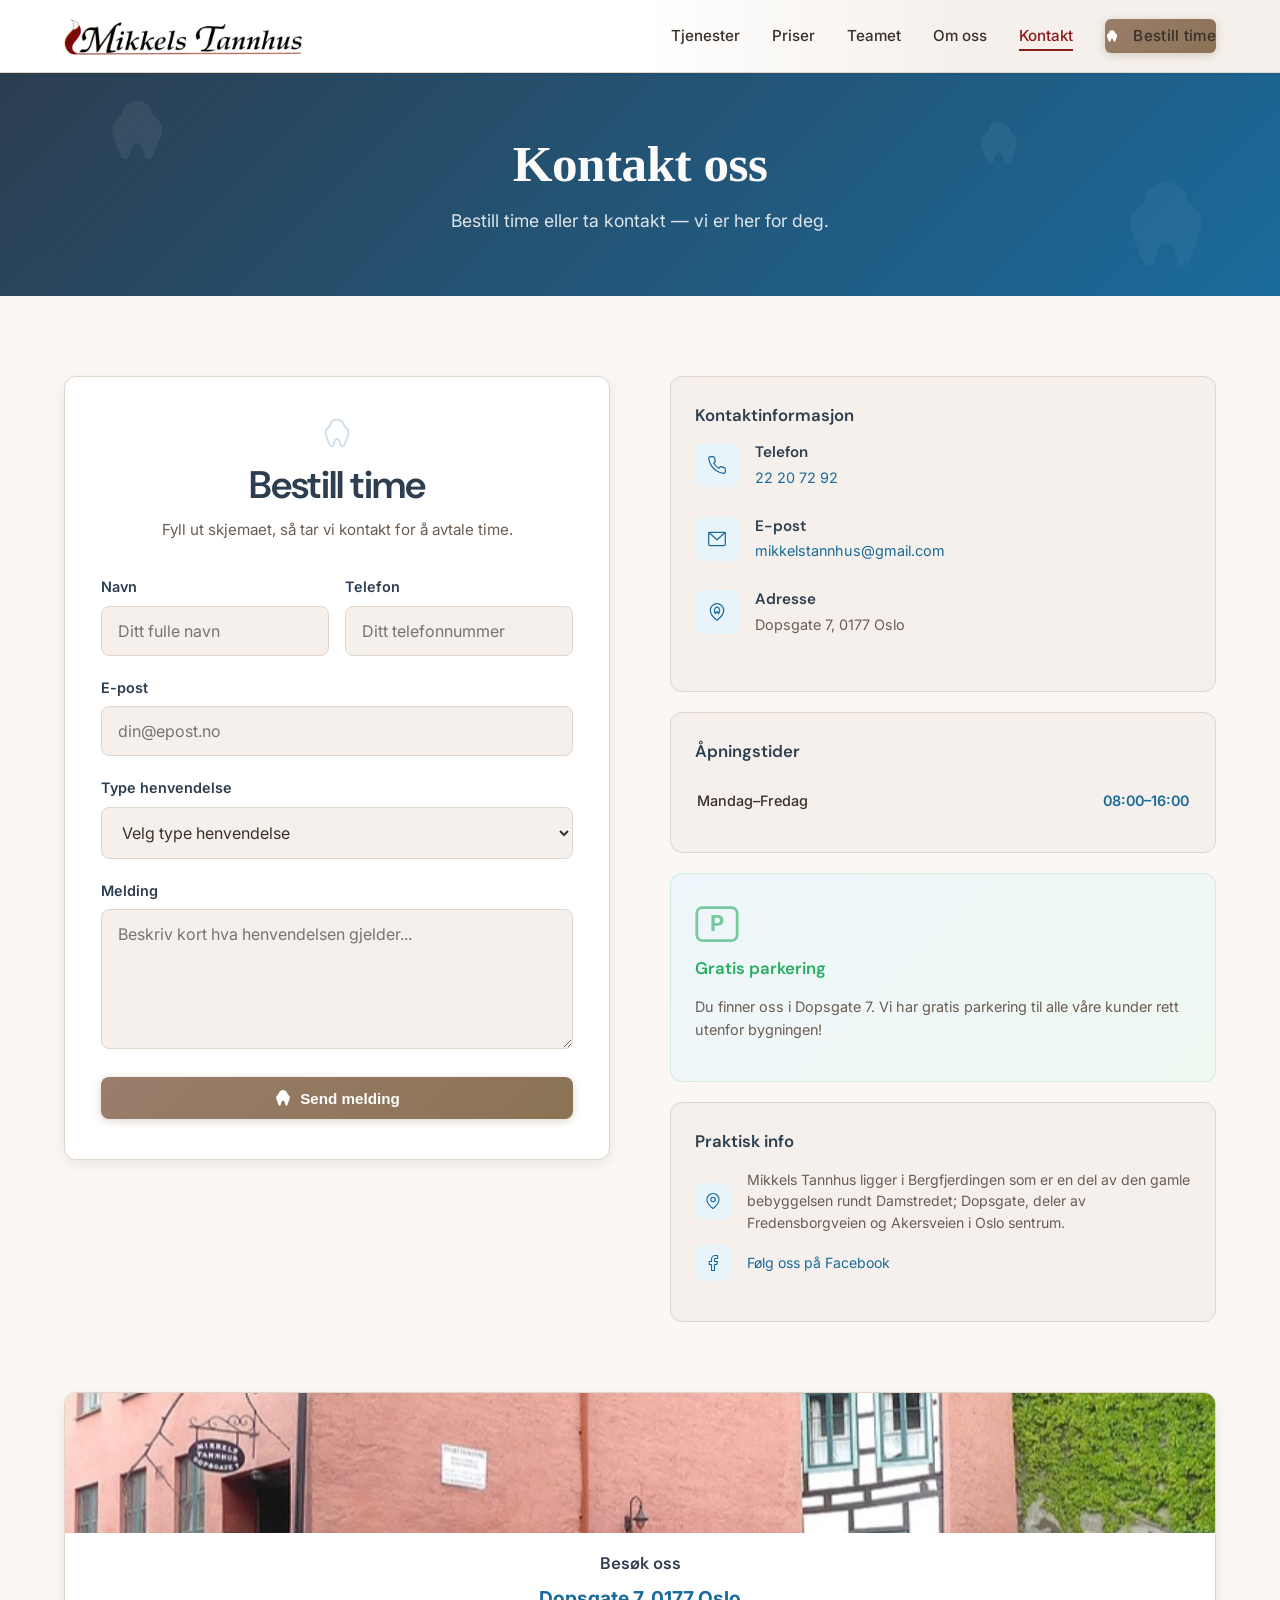
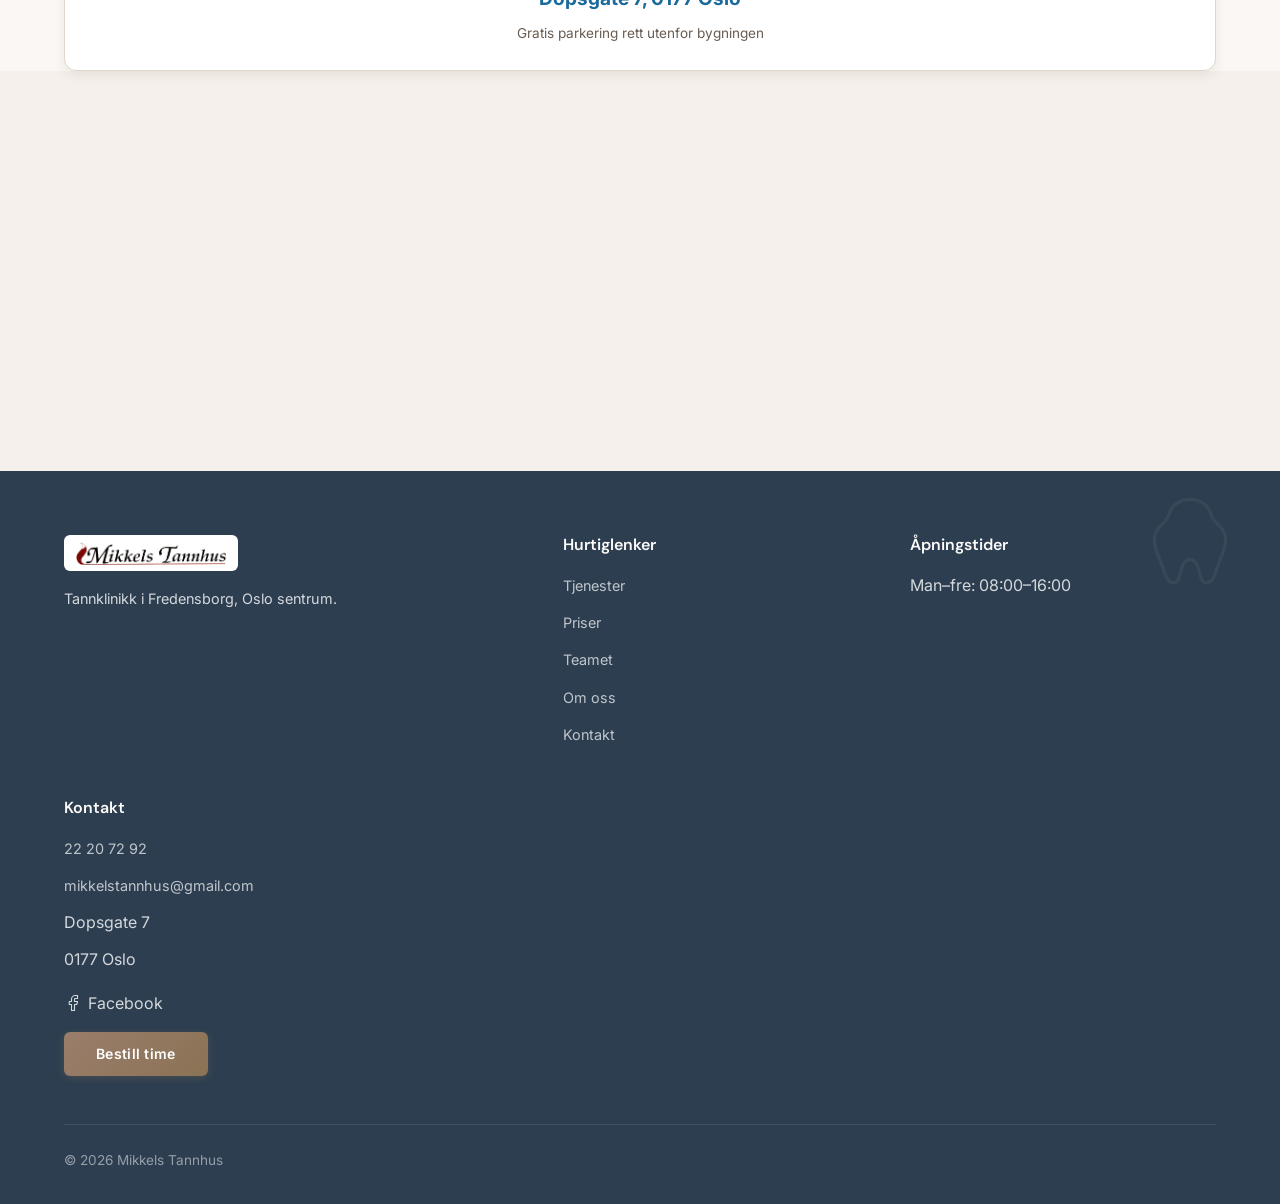
<file: kontakt.html>
<!DOCTYPE html>
<html lang="nb">
<head>
  <meta charset="UTF-8">
  <meta name="viewport" content="width=device-width, initial-scale=1.0">
  <title>Kontakt oss — Mikkels Tannhus</title>
  <meta name="description" content="Ta kontakt med Mikkels Tannhus. Ring 22 20 72 92 for timebestilling. Dopsgate 7, 0177 Oslo.">
  <meta property="og:title" content="Kontakt oss — Mikkels Tannhus">
  <meta property="og:description" content="Ta kontakt med Mikkels Tannhus. Ring 22 20 72 92 for timebestilling. Dopsgate 7, 0177 Oslo.">
  <meta property="og:type" content="website">
  <meta property="og:locale" content="nb_NO">
  <link rel="icon" type="image/png" href="assets/images/favicon.png">
  <link rel="canonical" href="https://www.mikkelstannhus.no/kontakt.html">
  <meta name="theme-color" content="#1A6B9C">

  <!-- Fonts -->
  <link rel="preconnect" href="https://fonts.googleapis.com">
  <link rel="preconnect" href="https://fonts.gstatic.com" crossorigin>
  <link href="https://fonts.googleapis.com/css2?family=DM+Sans:wght@400;500;600;700&family=Vollkorn:wght@400;700&family=Inter:wght@400;500;600;700&display=swap" rel="stylesheet">

  <link rel="stylesheet" href="style.css">
</head>
<body>

  <a href="#main" class="skip-link">Hopp til innhold</a>

  <!-- ===== HEADER ===== -->
  <header class="header">
    <div class="container">
      <a href="index.html" class="logo">
        <img src="assets/images/logo.jpg" alt="Mikkels Tannhus" loading="eager">
      </a>
      <nav>
        <ul class="nav-links" id="navLinks">
          <li><a href="tjenester.html">Tjenester</a></li>
          <li><a href="priser.html">Priser</a></li>
          <li><a href="teamet.html">Teamet</a></li>
          <li><a href="om.html">Om oss</a></li>
          <li><a href="kontakt.html" class="active">Kontakt</a></li>
          <li><a href="kontakt.html" class="btn btn-primary btn-nav">Bestill time</a></li>
        </ul>
      </nav>
      <button class="hamburger" id="hamburger" aria-label="Meny" aria-expanded="false">
        <span></span>
        <span></span>
        <span></span>
      </button>
    </div>
  </header>

  <main id="main">

  <!-- ===== PAGE HERO ===== -->
  <section class="page-hero">
    <div class="page-hero-teeth" aria-hidden="true">
      <svg class="page-hero-tooth pht-1" viewBox="0 0 24 24" fill="rgba(255,255,255,0.06)"><path d="M12 2C9.5 2 7.5 3.5 7 5.5C6.5 7.5 5 8 4 9.5C3 11 3.5 13 4 14.5C4.5 16 5 17 5.5 18.5C6 20 6.5 22 8 22C9.5 22 9.5 20 10 18.5C10.5 17 11 16.5 12 16.5C13 16.5 13.5 17 14 18.5C14.5 20 14.5 22 16 22C17.5 22 18 20 18.5 18.5C19 17 19.5 16 20 14.5C20.5 13 21 11 20 9.5C19 8 17.5 7.5 17 5.5C16.5 3.5 14.5 2 12 2Z"/></svg>
      <svg class="page-hero-tooth pht-2" viewBox="0 0 24 24" fill="rgba(255,255,255,0.04)"><path d="M12 2C9.5 2 7.5 3.5 7 5.5C6.5 7.5 5 8 4 9.5C3 11 3.5 13 4 14.5C4.5 16 5 17 5.5 18.5C6 20 6.5 22 8 22C9.5 22 9.5 20 10 18.5C10.5 17 11 16.5 12 16.5C13 16.5 13.5 17 14 18.5C14.5 20 14.5 22 16 22C17.5 22 18 20 18.5 18.5C19 17 19.5 16 20 14.5C20.5 13 21 11 20 9.5C19 8 17.5 7.5 17 5.5C16.5 3.5 14.5 2 12 2Z"/></svg>
      <svg class="page-hero-tooth pht-3" viewBox="0 0 24 24" fill="rgba(255,255,255,0.05)"><path d="M12 2C9.5 2 7.5 3.5 7 5.5C6.5 7.5 5 8 4 9.5C3 11 3.5 13 4 14.5C4.5 16 5 17 5.5 18.5C6 20 6.5 22 8 22C9.5 22 9.5 20 10 18.5C10.5 17 11 16.5 12 16.5C13 16.5 13.5 17 14 18.5C14.5 20 14.5 22 16 22C17.5 22 18 20 18.5 18.5C19 17 19.5 16 20 14.5C20.5 13 21 11 20 9.5C19 8 17.5 7.5 17 5.5C16.5 3.5 14.5 2 12 2Z"/></svg>
    </div>
    <div class="container">
      <h1>Kontakt oss</h1>
      <p>Bestill time eller ta kontakt — vi er her for deg.</p>
    </div>
  </section>

  <!-- ===== CONTACT FORM SECTION ===== -->
  <section class="contact-form-section">
    <div class="container">
      <div class="contact-layout">

        <!-- Left column: Form -->
        <div class="contact-form-col fade-in">
          <div class="contact-form-card">
            <div class="contact-form-header">
              <div class="contact-form-tooth" aria-hidden="true">
                <svg viewBox="0 0 24 24" fill="none" stroke="currentColor" stroke-width="1.5" stroke-linecap="round" stroke-linejoin="round"><path d="M12 2C9.5 2 7.5 3.5 7 5.5C6.5 7.5 5 8 4 9.5C3 11 3.5 13 4 14.5C4.5 16 5 17 5.5 18.5C6 20 6.5 22 8 22C9.5 22 9.5 20 10 18.5C10.5 17 11 16.5 12 16.5C13 16.5 13.5 17 14 18.5C14.5 20 14.5 22 16 22C17.5 22 18 20 18.5 18.5C19 17 19.5 16 20 14.5C20.5 13 21 11 20 9.5C19 8 17.5 7.5 17 5.5C16.5 3.5 14.5 2 12 2Z"/></svg>
              </div>
              <h2>Bestill time</h2>
              <p>Fyll ut skjemaet, så tar vi kontakt for å avtale time.</p>
            </div>
            <!-- TODO: Sett opp Formspree-konto og erstatt "placeholder" med ekte form-ID før lansering -->
            <form action="https://formspree.io/f/placeholder" method="POST">
              <div class="form-row">
                <div class="form-group">
                  <label for="navn">Navn</label>
                  <input type="text" id="navn" name="navn" placeholder="Ditt fulle navn" required>
                </div>
                <div class="form-group">
                  <label for="telefon">Telefon</label>
                  <input type="tel" id="telefon" name="telefon" placeholder="Ditt telefonnummer">
                </div>
              </div>
              <div class="form-group">
                <label for="epost">E-post</label>
                <input type="email" id="epost" name="epost" placeholder="din@epost.no" required>
              </div>
              <div class="form-group">
                <label for="henvendelse">Type henvendelse</label>
                <select id="henvendelse" name="henvendelse">
                  <option value="">Velg type henvendelse</option>
                  <option value="timebestilling">Timebestilling</option>
                  <option value="tannlegeskrekk">Tannlegeskrekk</option>
                  <option value="implantat">Implantat-konsultasjon</option>
                  <option value="prisforespørsel">Prisforespørsel</option>
                  <option value="annet">Annet</option>
                </select>
              </div>
              <div class="form-group">
                <label for="melding">Melding</label>
                <textarea id="melding" name="melding" rows="4" required placeholder="Beskriv kort hva henvendelsen gjelder..."></textarea>
              </div>
              <button type="submit" class="btn btn-primary btn-tooth-icon btn-full-width"><svg class="btn-icon" viewBox="0 0 20 20" fill="currentColor"><path d="M10 1C7.8 1 6 2.5 5.5 4.3C5 6 3.8 6.5 3 7.8C2 9 2.5 10.8 3 12C3.5 13.3 3.8 14 4.2 15.3C4.7 17 5 18.5 6.2 18.5C7.5 18.5 7.5 17 8 15.3C8.5 13.5 8.8 13 10 13C11.2 13 11.5 13.5 12 15.3C12.5 17 12.5 18.5 13.8 18.5C15 18.5 15.3 17 15.8 15.3C16.2 14 16.5 13.3 17 12C17.5 10.8 18 9 17 7.8C16.2 6.5 15 6 14.5 4.3C14 2.5 12.2 1 10 1Z"/></svg> Send melding</button>
            </form>
          </div>
        </div>

        <!-- Right column: Contact info sidebar -->
        <div class="contact-info-sidebar fade-in">
          <div class="sidebar-card">
            <h3>Kontaktinformasjon</h3>

            <div class="sidebar-item">
              <div class="sidebar-item-icon">
                <svg xmlns="http://www.w3.org/2000/svg" viewBox="0 0 24 24" fill="none" stroke="currentColor" stroke-width="1.5" stroke-linecap="round" stroke-linejoin="round"><path d="M22 16.92v3a2 2 0 0 1-2.18 2 19.79 19.79 0 0 1-8.63-3.07 19.5 19.5 0 0 1-6-6 19.79 19.79 0 0 1-3.07-8.67A2 2 0 0 1 4.11 2h3a2 2 0 0 1 2 1.72c.127.96.361 1.903.7 2.81a2 2 0 0 1-.45 2.11L8.09 9.91a16 16 0 0 0 6 6l1.27-1.27a2 2 0 0 1 2.11-.45c.907.339 1.85.573 2.81.7A2 2 0 0 1 22 16.92Z"/></svg>
              </div>
              <div>
                <h4>Telefon</h4>
                <p><a href="tel:22207292">22 20 72 92</a></p>
              </div>
            </div>

            <div class="sidebar-item">
              <div class="sidebar-item-icon">
                <svg xmlns="http://www.w3.org/2000/svg" viewBox="0 0 24 24" fill="none" stroke="currentColor" stroke-width="1.5" stroke-linecap="round" stroke-linejoin="round"><rect x="2" y="4" width="20" height="16" rx="2"/><path d="M22 4L12 13L2 4"/></svg>
              </div>
              <div>
                <h4>E-post</h4>
                <p><a href="mailto:mikkelstannhus@gmail.com">mikkelstannhus@gmail.com</a></p>
              </div>
            </div>

            <div class="sidebar-item">
              <div class="sidebar-item-icon">
                <!-- Location pin with tooth -->
                <svg xmlns="http://www.w3.org/2000/svg" viewBox="0 0 24 24" fill="none" stroke="currentColor" stroke-width="1.5" stroke-linecap="round" stroke-linejoin="round"><path d="M12 22S4 16 4 10a8 8 0 1 1 16 0c0 6-8 12-8 12Z"/><path d="M12 6C11 6 10.3 6.5 10.1 7.2C9.8 8 9.3 8.3 9 9C8.5 9.7 8.7 10.5 9 11C9.2 11.5 9.3 12 9.5 12.5C9.7 13.2 9.8 14 10.3 14C10.8 14 10.8 13.2 11 12.5C11.2 11.8 11.3 11.5 12 11.5C12.7 11.5 12.8 11.8 13 12.5C13.2 13.2 13.2 14 13.7 14C14.2 14 14.3 13.2 14.5 12.5C14.7 12 14.8 11.5 15 11C15.3 10.5 15.5 9.7 15 9C14.7 8.3 14.2 8 14 7.2C13.7 6.5 13 6 12 6Z"/></svg>
              </div>
              <div>
                <h4>Adresse</h4>
                <p>Dopsgate 7, 0177 Oslo</p>
              </div>
            </div>
          </div>

          <div class="sidebar-card">
            <h3>Åpningstider</h3>
            <table class="opening-hours-table">
              <tr><td>Mandag–Fredag</td><td>08:00–16:00</td></tr>
            </table>
          </div>

          <div class="sidebar-card sidebar-card--accent">
            <div class="sidebar-card-icon" aria-hidden="true">
              <!-- Car / parking icon -->
              <svg viewBox="0 0 24 24" fill="none" stroke="currentColor" stroke-width="1.5" stroke-linecap="round" stroke-linejoin="round"><rect x="1" y="3" width="22" height="18" rx="3"/><text x="12" y="16" text-anchor="middle" font-size="12" font-weight="bold" fill="currentColor" stroke="none">P</text></svg>
            </div>
            <h3>Gratis parkering</h3>
            <p>Du finner oss i Dopsgate 7. Vi har gratis parkering til alle våre kunder rett utenfor bygningen!</p>
          </div>

          <div class="sidebar-card">
            <h3>Praktisk info</h3>
            <div class="sidebar-item sidebar-item--compact">
              <div class="sidebar-item-icon">
                <!-- Location pin -->
                <svg xmlns="http://www.w3.org/2000/svg" viewBox="0 0 24 24" fill="none" stroke="currentColor" stroke-width="1.5" stroke-linecap="round" stroke-linejoin="round"><path d="M12 22S4 16 4 10a8 8 0 1 1 16 0c0 6-8 12-8 12Z"/><circle cx="12" cy="10" r="3"/></svg>
              </div>
              <p>Mikkels Tannhus ligger i Bergfjerdingen som er en del av den gamle bebyggelsen rundt Damstredet; Dopsgate, deler av Fredensborgveien og Akersveien i Oslo sentrum.</p>
            </div>
            <div class="sidebar-item sidebar-item--compact">
              <div class="sidebar-item-icon">
                <svg xmlns="http://www.w3.org/2000/svg" viewBox="0 0 24 24" fill="none" stroke="currentColor" stroke-width="1.5" stroke-linecap="round" stroke-linejoin="round"><path d="M18 2h-3a5 5 0 0 0-5 5v3H7v4h3v8h4v-8h3l1-4h-4V7a1 1 0 0 1 1-1h3z"/></svg>
              </div>
              <p><a href="https://www.facebook.com/Mikkels-Tannhus-194707723928622/" target="_blank" rel="noopener">Følg oss på Facebook</a></p>
            </div>
          </div>
        </div>
      </div>
    </div>
  </section>

  <!-- ===== PARKING IMAGE ===== -->
  <section class="contact-quick-cards contact-section--compact">
    <div class="container">
      <div class="contact-cards-grid contact-cards-grid--single">
        <div class="contact-quick-card contact-quick-card--image fade-in">
          <img src="assets/images/parkering.jpg" alt="Gratis parkering utenfor Mikkels Tannhus i Dopsgate 7" class="contact-quick-img" loading="lazy">
          <div class="contact-quick-card-body">
            <h3>Besøk oss</h3>
            <span class="contact-quick-value">Dopsgate 7, 0177 Oslo</span>
            <span class="contact-quick-desc">Gratis parkering rett utenfor bygningen</span>
          </div>
        </div>
      </div>
    </div>
  </section>

  <!-- ===== MAP ===== -->
  <section class="map-section">
    <iframe
      src="https://www.google.com/maps/embed?pb=!1m18!1m12!1m3!1d2000!2d10.747!3d59.9195!2m3!1f0!2f0!3f0!3m2!1i1024!2i768!4f13.1!3m3!1m2!1s0x46416e7c5c38a0f7%3A0x0!2sDopsgate%207%2C%200177%20Oslo!5e0!3m2!1sno!2sno!4v1700000000000!5m2!1sno!2sno"
      width="100%" height="400"
      allowfullscreen=""
      loading="lazy"
      referrerpolicy="no-referrer-when-downgrade"
      title="Kart til Mikkels Tannhus">
    </iframe>
  </section>

  </main>

  <!-- ===== FOOTER ===== -->
  <footer class="footer">
    <div class="container">
      <div class="footer-grid">
        <div class="footer-brand">
          <a href="index.html" class="logo">
            <img src="assets/images/logo.jpg" alt="Mikkels Tannhus">
          </a>
          <p>Tannklinikk i Fredensborg, Oslo sentrum.</p>
        </div>
        <div>
          <h4>Hurtiglenker</h4>
          <ul class="footer-links">
            <li><a href="tjenester.html">Tjenester</a></li>
            <li><a href="priser.html">Priser</a></li>
            <li><a href="teamet.html">Teamet</a></li>
            <li><a href="om.html">Om oss</a></li>
            <li><a href="kontakt.html">Kontakt</a></li>
          </ul>
        </div>
        <div>
          <h4>Åpningstider</h4>
          <ul class="footer-links">
            <li>Man–fre: 08:00–16:00</li>
          </ul>
        </div>
        <div>
          <h4>Kontakt</h4>
          <ul class="footer-links">
            <li><a href="tel:22207292">22 20 72 92</a></li>
            <li><a href="mailto:mikkelstannhus@gmail.com">mikkelstannhus@gmail.com</a></li>
            <li>Dopsgate 7</li>
            <li>0177 Oslo</li>
          </ul>
          <div class="footer-social">
            <a href="https://www.facebook.com/Mikkels-Tannhus-194707723928622/" target="_blank" rel="noopener" class="footer-social-link">
              <svg xmlns="http://www.w3.org/2000/svg" width="18" height="18" viewBox="0 0 24 24" fill="none" stroke="currentColor" stroke-width="1.5" stroke-linecap="round" stroke-linejoin="round"><path d="M18 2h-3a5 5 0 0 0-5 5v3H7v4h3v8h4v-8h3l1-4h-4V7a1 1 0 0 1 1-1h3z"/></svg>
              Facebook
            </a>
          </div>
          <div class="footer-cta">
            <a href="kontakt.html" class="btn btn-primary btn-nav">Bestill time</a>
          </div>
        </div>
      </div>
      <div class="footer-bottom">
        <span>&copy; 2026 Mikkels Tannhus</span>
      </div>
    </div>
  </footer>


  <script src="main.js"></script>
</body>
</html>
</file>
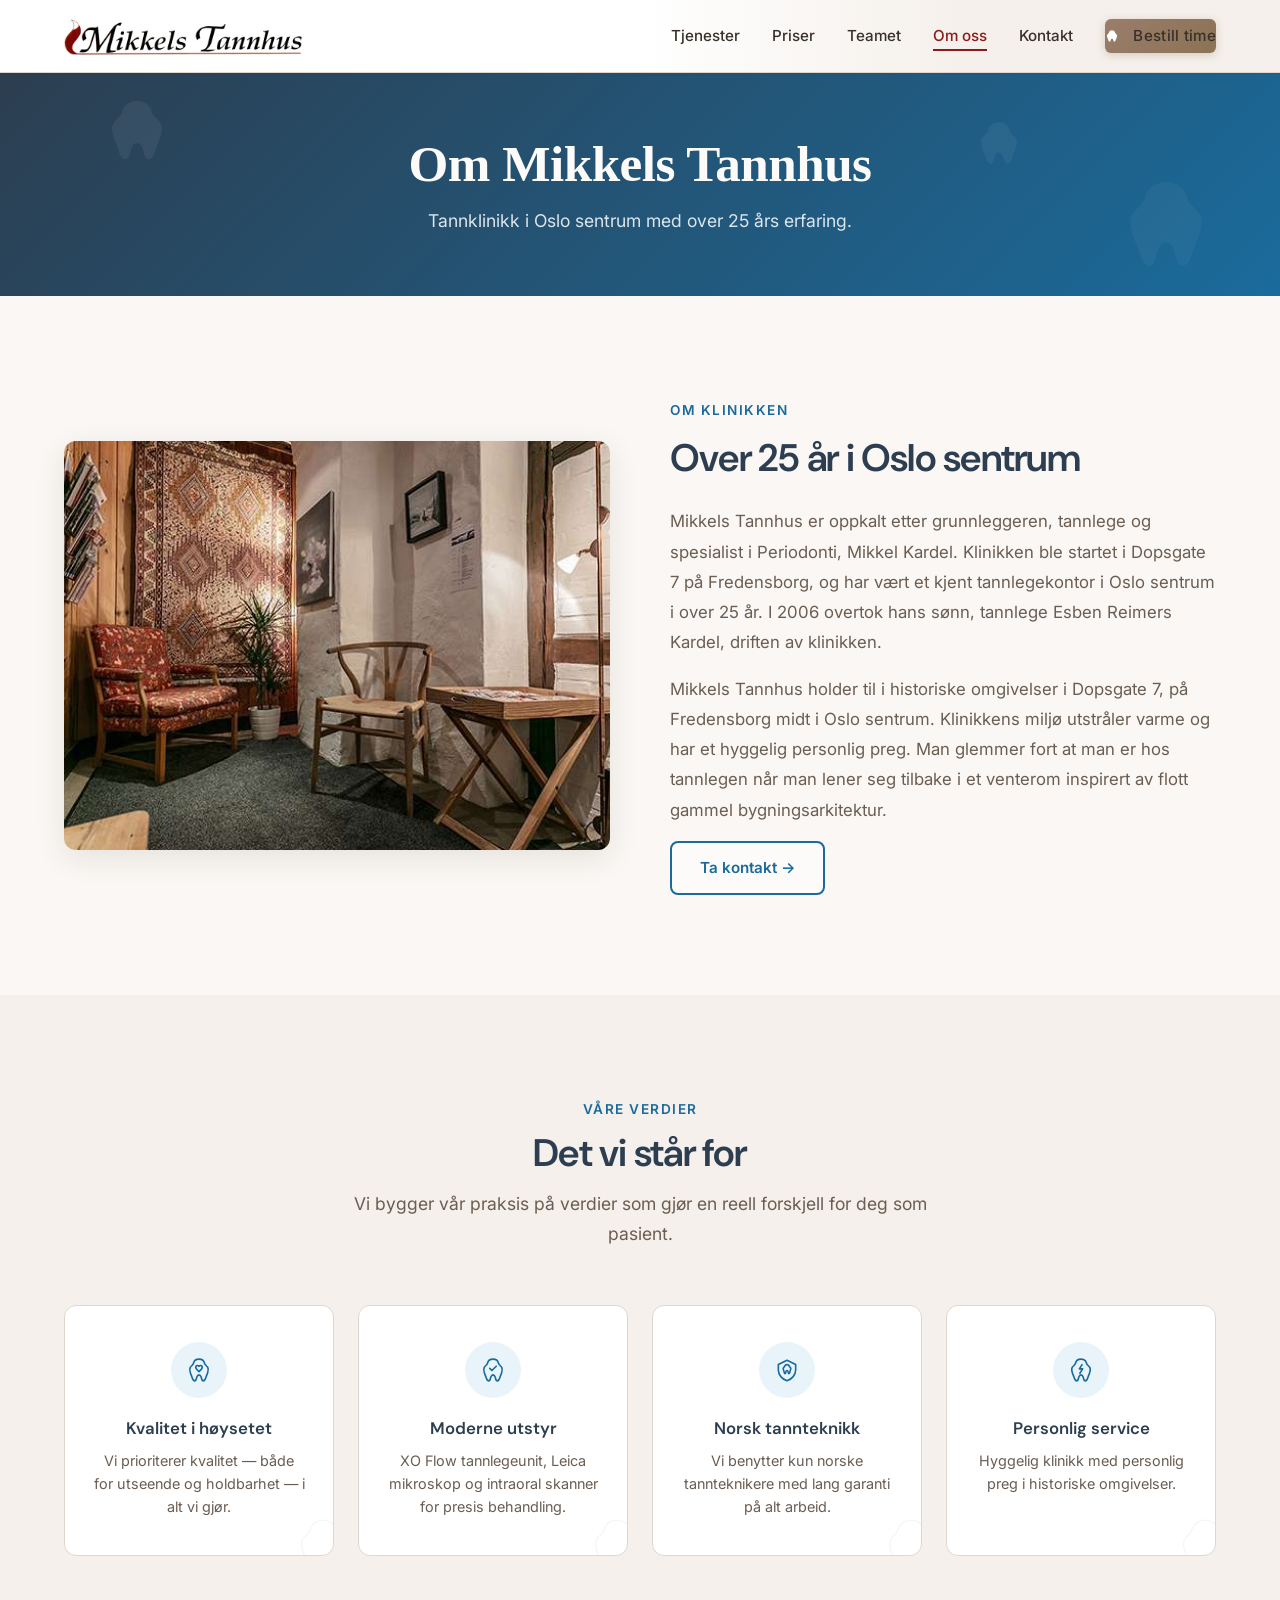
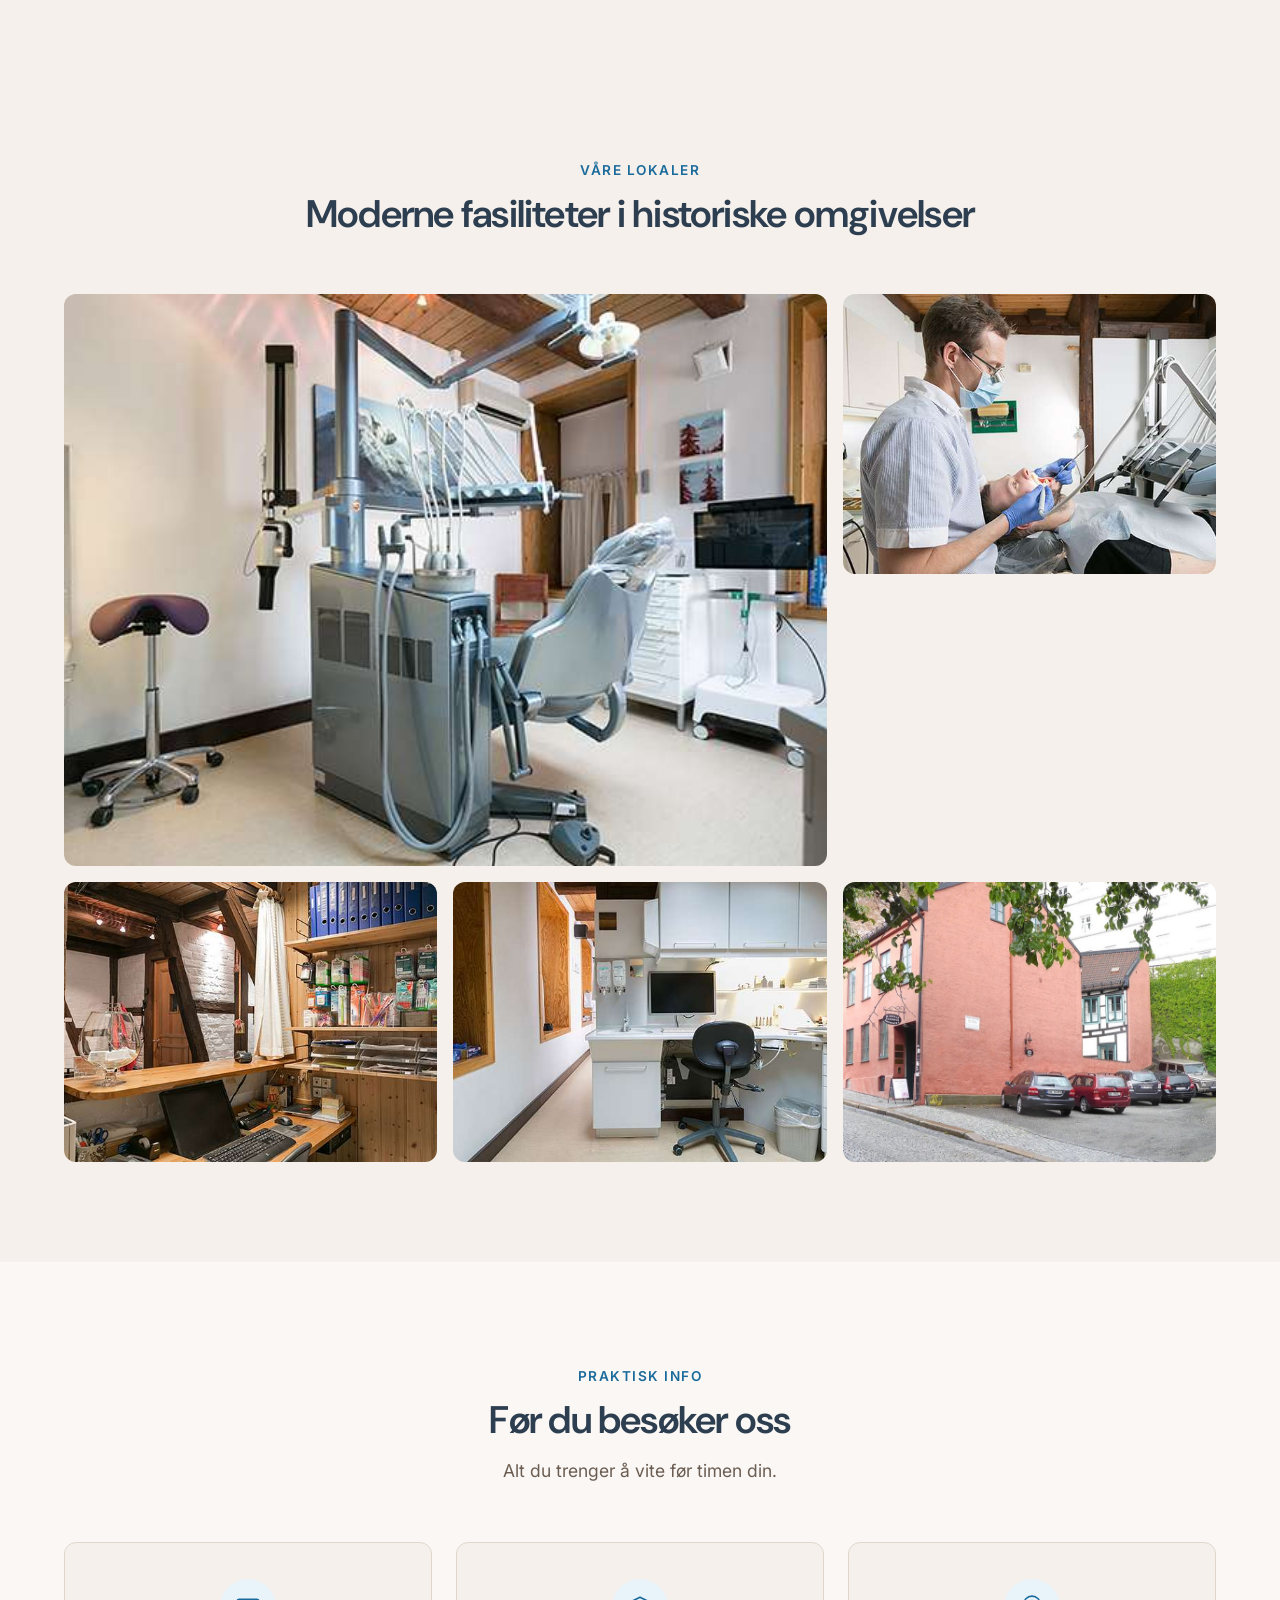
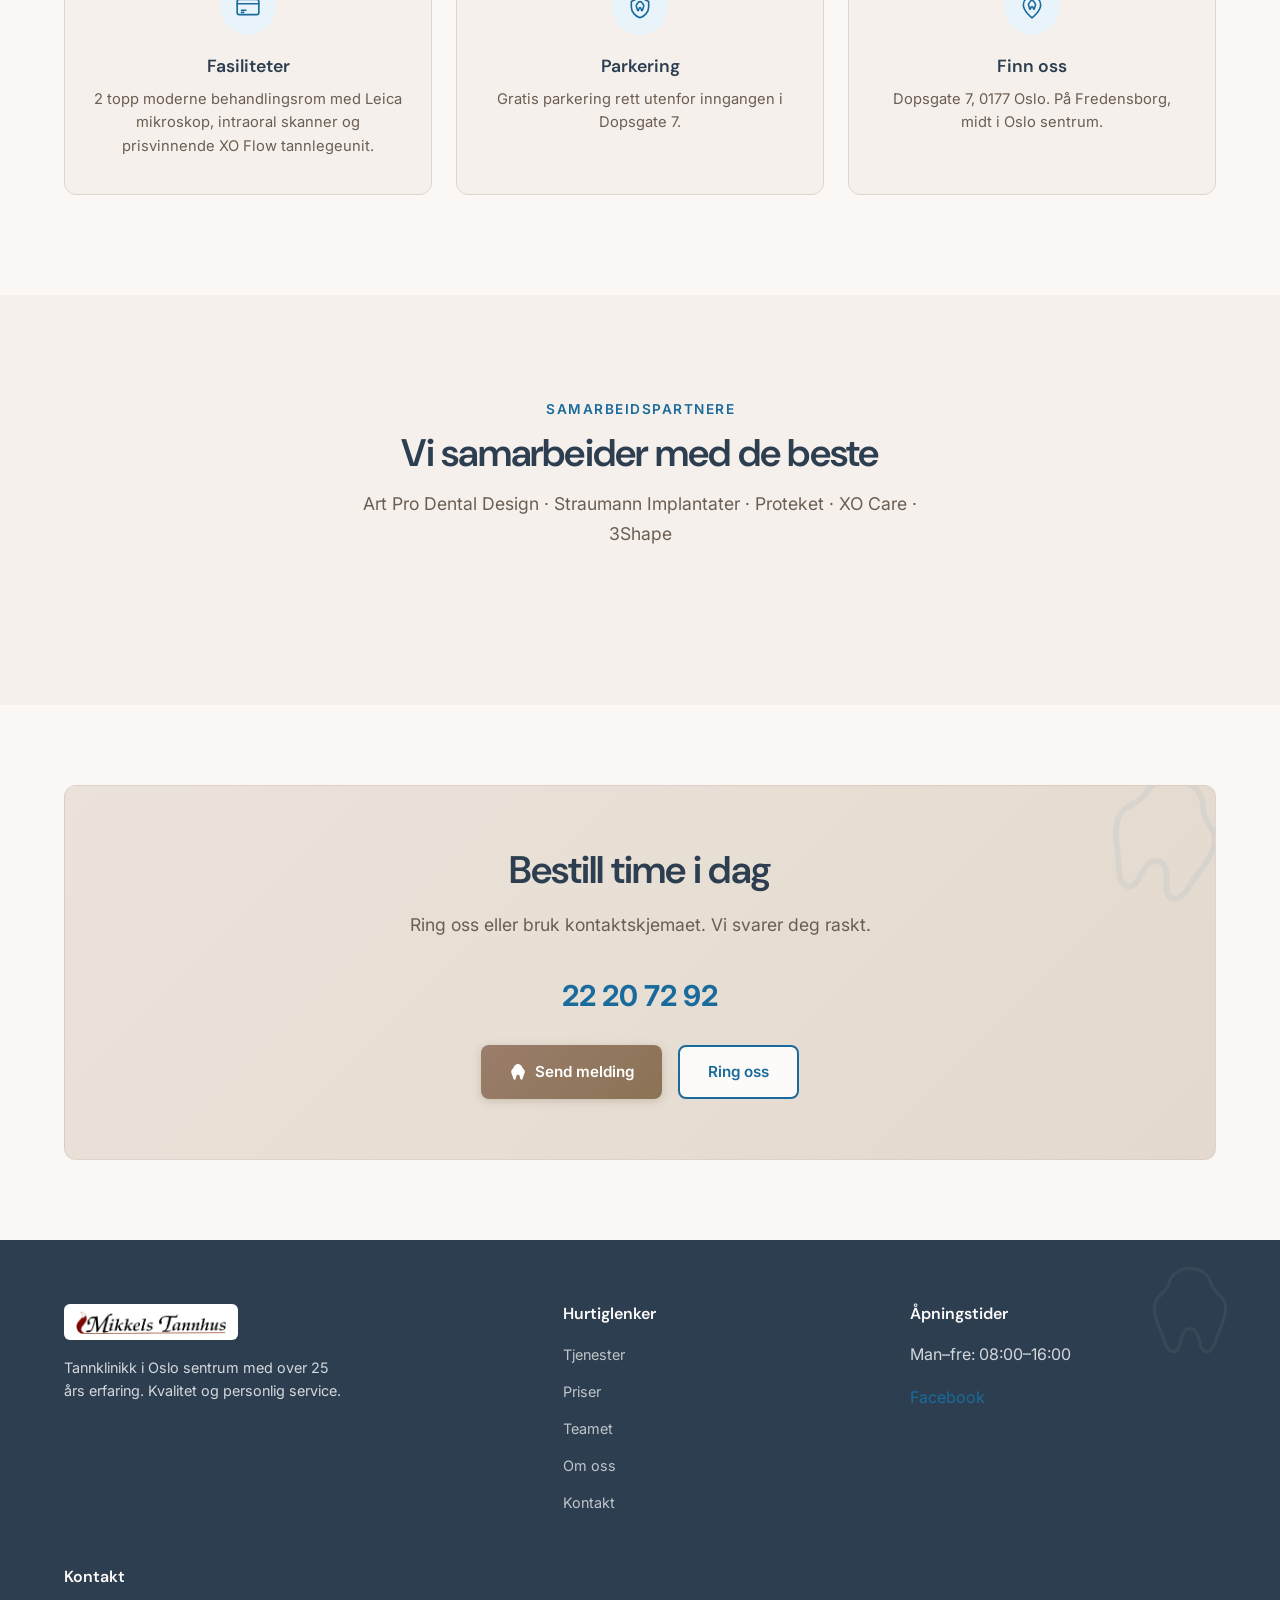
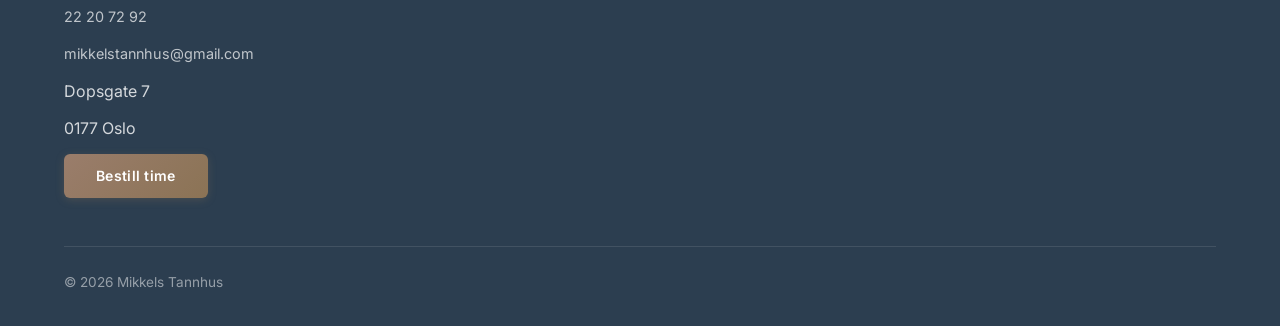
<file: om.html>
<!DOCTYPE html>
<html lang="nb">
<head>
  <meta charset="UTF-8">
  <meta name="viewport" content="width=device-width, initial-scale=1.0">
  <title>Om oss — Mikkels Tannhus</title>
  <meta name="description" content="Les om Mikkels Tannhus — tannklinikk i Oslo sentrum med over 25 års erfaring. Kvalitet, moderne utstyr og personlig service.">
  <meta property="og:title" content="Om oss — Mikkels Tannhus">
  <meta property="og:description" content="Les om Mikkels Tannhus — tannklinikk i Oslo sentrum med over 25 års erfaring. Kvalitet, moderne utstyr og personlig service.">
  <meta property="og:type" content="website">
  <meta property="og:locale" content="nb_NO">
  <link rel="icon" type="image/png" href="assets/images/favicon.png">
  <link rel="canonical" href="https://www.mikkelstannhus.no/om.html">
  <meta name="theme-color" content="#1A6B9C">

  <!-- Fonts -->
  <link rel="preconnect" href="https://fonts.googleapis.com">
  <link rel="preconnect" href="https://fonts.gstatic.com" crossorigin>
  <link href="https://fonts.googleapis.com/css2?family=DM+Sans:wght@400;500;600;700&family=Vollkorn:wght@400;700&family=Inter:wght@400;500;600;700&display=swap" rel="stylesheet">

  <link rel="stylesheet" href="style.css">
</head>
<body>

  <a href="#main" class="skip-link">Hopp til innhold</a>

  <!-- ===== HEADER ===== -->
  <header class="header">
    <div class="container">
      <a href="index.html" class="logo">
        <img src="assets/images/logo.jpg" alt="Mikkels Tannhus" loading="eager">
      </a>
      <nav>
        <ul class="nav-links" id="navLinks">
          <li><a href="tjenester.html">Tjenester</a></li>
          <li><a href="priser.html">Priser</a></li>
          <li><a href="teamet.html">Teamet</a></li>
          <li><a href="om.html" class="active">Om oss</a></li>
          <li><a href="kontakt.html">Kontakt</a></li>
          <li><a href="kontakt.html" class="btn btn-primary btn-nav">Bestill time</a></li>
        </ul>
      </nav>
      <button class="hamburger" id="hamburger" aria-label="Meny" aria-expanded="false">
        <span></span>
        <span></span>
        <span></span>
      </button>
    </div>
  </header>

  <main id="main">

  <!-- ===== PAGE HERO ===== -->
  <section class="page-hero">
    <div class="page-hero-teeth" aria-hidden="true">
      <svg class="page-hero-tooth pht-1" viewBox="0 0 24 24" fill="rgba(255,255,255,0.06)"><path d="M12 2C9.5 2 7.5 3.5 7 5.5C6.5 7.5 5 8 4 9.5C3 11 3.5 13 4 14.5C4.5 16 5 17 5.5 18.5C6 20 6.5 22 8 22C9.5 22 9.5 20 10 18.5C10.5 17 11 16.5 12 16.5C13 16.5 13.5 17 14 18.5C14.5 20 14.5 22 16 22C17.5 22 18 20 18.5 18.5C19 17 19.5 16 20 14.5C20.5 13 21 11 20 9.5C19 8 17.5 7.5 17 5.5C16.5 3.5 14.5 2 12 2Z"/></svg>
      <svg class="page-hero-tooth pht-2" viewBox="0 0 24 24" fill="rgba(255,255,255,0.04)"><path d="M12 2C9.5 2 7.5 3.5 7 5.5C6.5 7.5 5 8 4 9.5C3 11 3.5 13 4 14.5C4.5 16 5 17 5.5 18.5C6 20 6.5 22 8 22C9.5 22 9.5 20 10 18.5C10.5 17 11 16.5 12 16.5C13 16.5 13.5 17 14 18.5C14.5 20 14.5 22 16 22C17.5 22 18 20 18.5 18.5C19 17 19.5 16 20 14.5C20.5 13 21 11 20 9.5C19 8 17.5 7.5 17 5.5C16.5 3.5 14.5 2 12 2Z"/></svg>
      <svg class="page-hero-tooth pht-3" viewBox="0 0 24 24" fill="rgba(255,255,255,0.05)"><path d="M12 2C9.5 2 7.5 3.5 7 5.5C6.5 7.5 5 8 4 9.5C3 11 3.5 13 4 14.5C4.5 16 5 17 5.5 18.5C6 20 6.5 22 8 22C9.5 22 9.5 20 10 18.5C10.5 17 11 16.5 12 16.5C13 16.5 13.5 17 14 18.5C14.5 20 14.5 22 16 22C17.5 22 18 20 18.5 18.5C19 17 19.5 16 20 14.5C20.5 13 21 11 20 9.5C19 8 17.5 7.5 17 5.5C16.5 3.5 14.5 2 12 2Z"/></svg>
    </div>
    <div class="container">
      <h1>Om Mikkels Tannhus</h1>
      <p>Tannklinikk i Oslo sentrum med over 25 års erfaring.</p>
    </div>
  </section>

  <!-- ===== HISTORIE MED BILDE ===== -->
  <section class="about-story">
    <div class="container">
      <div class="about-story-grid fade-in">
        <div class="about-story-image">
          <img src="assets/images/venterom.jpg" alt="Venteværelset hos Mikkels Tannhus" loading="lazy">
        </div>
        <div class="about-story-text">
          <span class="section-label">Om klinikken</span>
          <h2>Over 25 år i Oslo sentrum</h2>
          <p>Mikkels Tannhus er oppkalt etter grunnleggeren, tannlege og spesialist i Periodonti, Mikkel Kardel. Klinikken ble startet i Dopsgate 7 på Fredensborg, og har vært et kjent tannlegekontor i Oslo sentrum i over 25 år. I 2006 overtok hans sønn, tannlege Esben Reimers Kardel, driften av klinikken.</p>
          <p>Mikkels Tannhus holder til i historiske omgivelser i Dopsgate 7, på Fredensborg midt i Oslo sentrum. Klinikkens miljø utstråler varme og har et hyggelig personlig preg. Man glemmer fort at man er hos tannlegen når man lener seg tilbake i et venterom inspirert av flott gammel bygningsarkitektur.</p>
          <a href="kontakt.html" class="btn btn-secondary">Ta kontakt &rarr;</a>
        </div>
      </div>
    </div>
  </section>

  <!-- ===== VERDIER ===== -->
  <section class="about-values-section">
    <div class="container">
      <div class="section-header fade-in">
        <span class="section-label">Våre verdier</span>
        <h2>Det vi står for</h2>
        <p>Vi bygger vår praksis på verdier som gjør en reell forskjell for deg som pasient.</p>
      </div>
      <div class="values-grid">
        <div class="value-card fade-in">
          <div class="value-icon">
            <!-- Tooth with heart -->
            <svg xmlns="http://www.w3.org/2000/svg" viewBox="0 0 24 24" fill="none" stroke="currentColor" stroke-width="1.5" stroke-linecap="round" stroke-linejoin="round"><path d="M12 2C9.5 2 7.5 3.5 7 5.5C6.5 7.5 5 8 4 9.5C3 11 3.5 13 4 14.5C4.5 16 5 17 5.5 18.5C6 20 6.5 22 8 22C9.5 22 9.5 20 10 18.5C10.5 17 11 16.5 12 16.5C13 16.5 13.5 17 14 18.5C14.5 20 14.5 22 16 22C17.5 22 18 20 18.5 18.5C19 17 19.5 16 20 14.5C20.5 13 21 11 20 9.5C19 8 17.5 7.5 17 5.5C16.5 3.5 14.5 2 12 2Z"/><path d="M12 13.5C12 13.5 9 11 9 9.5C9 8.5 9.7 7.8 10.5 7.8C11.1 7.8 11.7 8.2 12 8.7C12.3 8.2 12.9 7.8 13.5 7.8C14.3 7.8 15 8.5 15 9.5C15 11 12 13.5 12 13.5Z"/></svg>
          </div>
          <h3>Kvalitet i høysetet</h3>
          <p>Vi prioriterer kvalitet — både for utseende og holdbarhet — i alt vi gjør.</p>
        </div>
        <div class="value-card fade-in">
          <div class="value-icon">
            <!-- Tooth with checkmark -->
            <svg xmlns="http://www.w3.org/2000/svg" viewBox="0 0 24 24" fill="none" stroke="currentColor" stroke-width="1.5" stroke-linecap="round" stroke-linejoin="round"><path d="M12 2C9.5 2 7.5 3.5 7 5.5C6.5 7.5 5 8 4 9.5C3 11 3.5 13 4 14.5C4.5 16 5 17 5.5 18.5C6 20 6.5 22 8 22C9.5 22 9.5 20 10 18.5C10.5 17 11 16.5 12 16.5C13 16.5 13.5 17 14 18.5C14.5 20 14.5 22 16 22C17.5 22 18 20 18.5 18.5C19 17 19.5 16 20 14.5C20.5 13 21 11 20 9.5C19 8 17.5 7.5 17 5.5C16.5 3.5 14.5 2 12 2Z"/><path d="M9 10.5L11 12.5L15 8.5"/></svg>
          </div>
          <h3>Moderne utstyr</h3>
          <p>XO Flow tannlegeunit, Leica mikroskop og intraoral skanner for presis behandling.</p>
        </div>
        <div class="value-card fade-in">
          <div class="value-icon">
            <!-- Tooth inside shield -->
            <svg xmlns="http://www.w3.org/2000/svg" viewBox="0 0 24 24" fill="none" stroke="currentColor" stroke-width="1.5" stroke-linecap="round" stroke-linejoin="round"><path d="M12 3L4 7V12C4 16.5 7.5 20.5 12 22C16.5 20.5 20 16.5 20 12V7L12 3Z"/><path d="M12 7C11 7 10.2 7.5 10 8.2C9.7 9 9.2 9.3 8.8 10C8.3 10.7 8.5 11.5 8.8 12C9 12.7 9.2 13 9.3 13.7C9.5 14.5 9.7 15.5 10.2 15.5C10.8 15.5 10.8 14.5 11 13.7C11.2 12.8 11.3 12.5 12 12.5C12.7 12.5 12.8 12.8 13 13.7C13.2 14.5 13.2 15.5 13.8 15.5C14.3 15.5 14.5 14.5 14.7 13.7C14.8 13 15 12.7 15.2 12C15.5 11.5 15.7 10.7 15.2 10C14.8 9.3 14.3 9 14 8.2C13.8 7.5 13 7 12 7Z"/></svg>
          </div>
          <h3>Norsk tannteknikk</h3>
          <p>Vi benytter kun norske tannteknikere med lang garanti på alt arbeid.</p>
        </div>
        <div class="value-card fade-in">
          <div class="value-icon">
            <!-- Tooth with lightning -->
            <svg xmlns="http://www.w3.org/2000/svg" viewBox="0 0 24 24" fill="none" stroke="currentColor" stroke-width="1.5" stroke-linecap="round" stroke-linejoin="round"><path d="M12 2C9.5 2 7.5 3.5 7 5.5C6.5 7.5 5 8 4 9.5C3 11 3.5 13 4 14.5C4.5 16 5 17 5.5 18.5C6 20 6.5 22 8 22C9.5 22 9.5 20 10 18.5C10.5 17 11 16.5 12 16.5C13 16.5 13.5 17 14 18.5C14.5 20 14.5 22 16 22C17.5 22 18 20 18.5 18.5C19 17 19.5 16 20 14.5C20.5 13 21 11 20 9.5C19 8 17.5 7.5 17 5.5C16.5 3.5 14.5 2 12 2Z"/><path d="M13 7L10.5 11H13.5L11 15"/></svg>
          </div>
          <h3>Personlig service</h3>
          <p>Hyggelig klinikk med personlig preg i historiske omgivelser.</p>
        </div>
      </div>
    </div>
  </section>

  <!-- ===== BILDEGALLERI ===== -->
  <section class="gallery-section">
    <div class="container">
      <div class="section-header fade-in">
        <span class="section-label">Våre lokaler</span>
        <h2>Moderne fasiliteter i historiske omgivelser</h2>
      </div>
      <div class="gallery-grid fade-in">
        <div class="gallery-item gallery-item--wide">
          <img src="assets/images/behandlingsrom.jpg" alt="Behandlingsrom hos Mikkels Tannhus" loading="lazy">
          <span class="gallery-caption">Behandlingsrommet</span>
        </div>
        <div class="gallery-item">
          <img src="assets/images/behandling-aksjon.jpg" alt="Tannlege behandler pasient" loading="lazy">
          <span class="gallery-caption">Behandling</span>
        </div>
        <div class="gallery-item">
          <img src="assets/images/resepsjon.jpg" alt="Resepsjonen hos Mikkels Tannhus" loading="lazy">
          <span class="gallery-caption">Resepsjonen</span>
        </div>
        <div class="gallery-item">
          <img src="assets/images/arbeidsstasjon.jpg" alt="Arbeidsstasjon med moderne utstyr" loading="lazy">
          <span class="gallery-caption">Moderne utstyr</span>
        </div>
        <div class="gallery-item">
          <img src="assets/images/parkering.jpg" alt="Gratis parkering utenfor klinikken" loading="lazy">
          <span class="gallery-caption">Gratis parkering</span>
        </div>
      </div>
    </div>
  </section>

  <!-- ===== PRAKTISK INFO ===== -->
  <section class="practical-section">
    <div class="container">
      <div class="section-header fade-in">
        <span class="section-label">Praktisk info</span>
        <h2>Før du besøker oss</h2>
        <p>Alt du trenger å vite før timen din.</p>
      </div>
      <div class="practical-cards fade-in">
        <div class="practical-card">
          <div class="practical-icon">
            <svg xmlns="http://www.w3.org/2000/svg" viewBox="0 0 24 24" fill="none" stroke="currentColor" stroke-width="1.5" stroke-linecap="round" stroke-linejoin="round"><rect x="2" y="5" width="20" height="14" rx="2"/><path d="M2 9h20"/><path d="M6 15h4"/><path d="M6 17h2"/></svg>
          </div>
          <h3>Fasiliteter</h3>
          <p>2 topp moderne behandlingsrom med Leica mikroskop, intraoral skanner og prisvinnende XO Flow tannlegeunit.</p>
        </div>
        <div class="practical-card">
          <div class="practical-icon">
            <!-- Car / Parking -->
            <svg xmlns="http://www.w3.org/2000/svg" viewBox="0 0 24 24" fill="none" stroke="currentColor" stroke-width="1.5" stroke-linecap="round" stroke-linejoin="round"><path d="M12 3L4 7V12C4 16.5 7.5 20.5 12 22C16.5 20.5 20 16.5 20 12V7L12 3Z"/><path d="M12 7C11 7 10.2 7.5 10 8.2C9.7 9 9.2 9.3 8.8 10C8.3 10.7 8.5 11.5 8.8 12C9 12.7 9.2 13 9.3 13.7C9.5 14.5 9.7 15.5 10.2 15.5C10.8 15.5 10.8 14.5 11 13.7C11.2 12.8 11.3 12.5 12 12.5C12.7 12.5 12.8 12.8 13 13.7C13.2 14.5 13.2 15.5 13.8 15.5C14.3 15.5 14.5 14.5 14.7 13.7C14.8 13 15 12.7 15.2 12C15.5 11.5 15.7 10.7 15.2 10C14.8 9.3 14.3 9 14 8.2C13.8 7.5 13 7 12 7Z"/></svg>
          </div>
          <h3>Parkering</h3>
          <p>Gratis parkering rett utenfor inngangen i Dopsgate 7.</p>
        </div>
        <div class="practical-card">
          <div class="practical-icon">
            <!-- Location pin with tooth -->
            <svg xmlns="http://www.w3.org/2000/svg" viewBox="0 0 24 24" fill="none" stroke="currentColor" stroke-width="1.5" stroke-linecap="round" stroke-linejoin="round"><path d="M12 22S4 16 4 10a8 8 0 1 1 16 0c0 6-8 12-8 12Z"/><path d="M12 6C11 6 10.3 6.5 10.1 7.2C9.8 8 9.3 8.3 9 9C8.5 9.7 8.7 10.5 9 11C9.2 11.5 9.3 12 9.5 12.5C9.7 13.2 9.8 14 10.3 14C10.8 14 10.8 13.2 11 12.5C11.2 11.8 11.3 11.5 12 11.5C12.7 11.5 12.8 11.8 13 12.5C13.2 13.2 13.2 14 13.7 14C14.2 14 14.3 13.2 14.5 12.5C14.7 12 14.8 11.5 15 11C15.3 10.5 15.5 9.7 15 9C14.7 8.3 14.2 8 14 7.2C13.7 6.5 13 6 12 6Z"/></svg>
          </div>
          <h3>Finn oss</h3>
          <p>Dopsgate 7, 0177 Oslo. På Fredensborg, midt i Oslo sentrum.</p>
        </div>
      </div>
    </div>
  </section>

  <!-- ===== PARTNERE ===== -->
  <section class="about-values-section">
    <div class="container">
      <div class="section-header fade-in">
        <span class="section-label">Samarbeidspartnere</span>
        <h2>Vi samarbeider med de beste</h2>
        <p>Art Pro Dental Design &middot; Straumann Implantater &middot; Proteket &middot; XO Care &middot; 3Shape</p>
      </div>
    </div>
  </section>

  <!-- ===== CTA BANNER ===== -->
  <section class="cta-banner">
    <div class="container">
      <div class="cta-inner fade-in">
        <div class="cta-tooth-decor" aria-hidden="true">
          <svg viewBox="0 0 24 24" fill="none" stroke="currentColor" stroke-width="1"><path d="M12 2C9.5 2 7.5 3.5 7 5.5C6.5 7.5 5 8 4 9.5C3 11 3.5 13 4 14.5C4.5 16 5 17 5.5 18.5C6 20 6.5 22 8 22C9.5 22 9.5 20 10 18.5C10.5 17 11 16.5 12 16.5C13 16.5 13.5 17 14 18.5C14.5 20 14.5 22 16 22C17.5 22 18 20 18.5 18.5C19 17 19.5 16 20 14.5C20.5 13 21 11 20 9.5C19 8 17.5 7.5 17 5.5C16.5 3.5 14.5 2 12 2Z"/></svg>
        </div>
        <h2>Bestill time i dag</h2>
        <p>Ring oss eller bruk kontaktskjemaet. Vi svarer deg raskt.</p>
        <span class="cta-phone"><a href="tel:22207292">22 20 72 92</a></span>
        <div class="cta-buttons">
          <a href="kontakt.html" class="btn btn-primary btn-tooth-icon"><svg class="btn-icon" viewBox="0 0 20 20" fill="currentColor"><path d="M10 1C7.8 1 6 2.5 5.5 4.3C5 6 3.8 6.5 3 7.8C2 9 2.5 10.8 3 12C3.5 13.3 3.8 14 4.2 15.3C4.7 17 5 18.5 6.2 18.5C7.5 18.5 7.5 17 8 15.3C8.5 13.5 8.8 13 10 13C11.2 13 11.5 13.5 12 15.3C12.5 17 12.5 18.5 13.8 18.5C15 18.5 15.3 17 15.8 15.3C16.2 14 16.5 13.3 17 12C17.5 10.8 18 9 17 7.8C16.2 6.5 15 6 14.5 4.3C14 2.5 12.2 1 10 1Z"/></svg> Send melding</a>
          <a href="tel:22207292" class="btn btn-secondary">Ring oss</a>
        </div>
      </div>
    </div>
  </section>

  </main>

  <!-- ===== FOOTER ===== -->
  <footer class="footer">
    <div class="container">
      <div class="footer-grid">
        <div class="footer-brand">
          <a href="index.html" class="logo">
            <img src="assets/images/logo.jpg" alt="Mikkels Tannhus">
          </a>
          <p>Tannklinikk i Oslo sentrum med over 25 års erfaring. Kvalitet og personlig service.</p>
        </div>
        <div>
          <h4>Hurtiglenker</h4>
          <ul class="footer-links">
            <li><a href="tjenester.html">Tjenester</a></li>
            <li><a href="priser.html">Priser</a></li>
            <li><a href="teamet.html">Teamet</a></li>
            <li><a href="om.html">Om oss</a></li>
            <li><a href="kontakt.html">Kontakt</a></li>
          </ul>
        </div>
        <div>
          <h4>Åpningstider</h4>
          <ul class="footer-links">
            <li>Man–fre: 08:00–16:00</li>
          </ul>
          <div class="footer-social">
            <a href="https://www.facebook.com/Mikkels-Tannhus-194707723928622/" target="_blank" rel="noopener noreferrer">Facebook</a>
          </div>
        </div>
        <div>
          <h4>Kontakt</h4>
          <ul class="footer-links">
            <li><a href="tel:22207292">22 20 72 92</a></li>
            <li><a href="mailto:mikkelstannhus@gmail.com">mikkelstannhus@gmail.com</a></li>
            <li>Dopsgate 7</li>
            <li>0177 Oslo</li>
          </ul>
          <div class="footer-cta">
            <a href="kontakt.html" class="btn btn-primary btn-nav">Bestill time</a>
          </div>
        </div>
      </div>
      <div class="footer-bottom">
        <span>&copy; 2026 Mikkels Tannhus</span>
      </div>
    </div>
  </footer>


  <script src="main.js"></script>
</body>
</html>
</file>
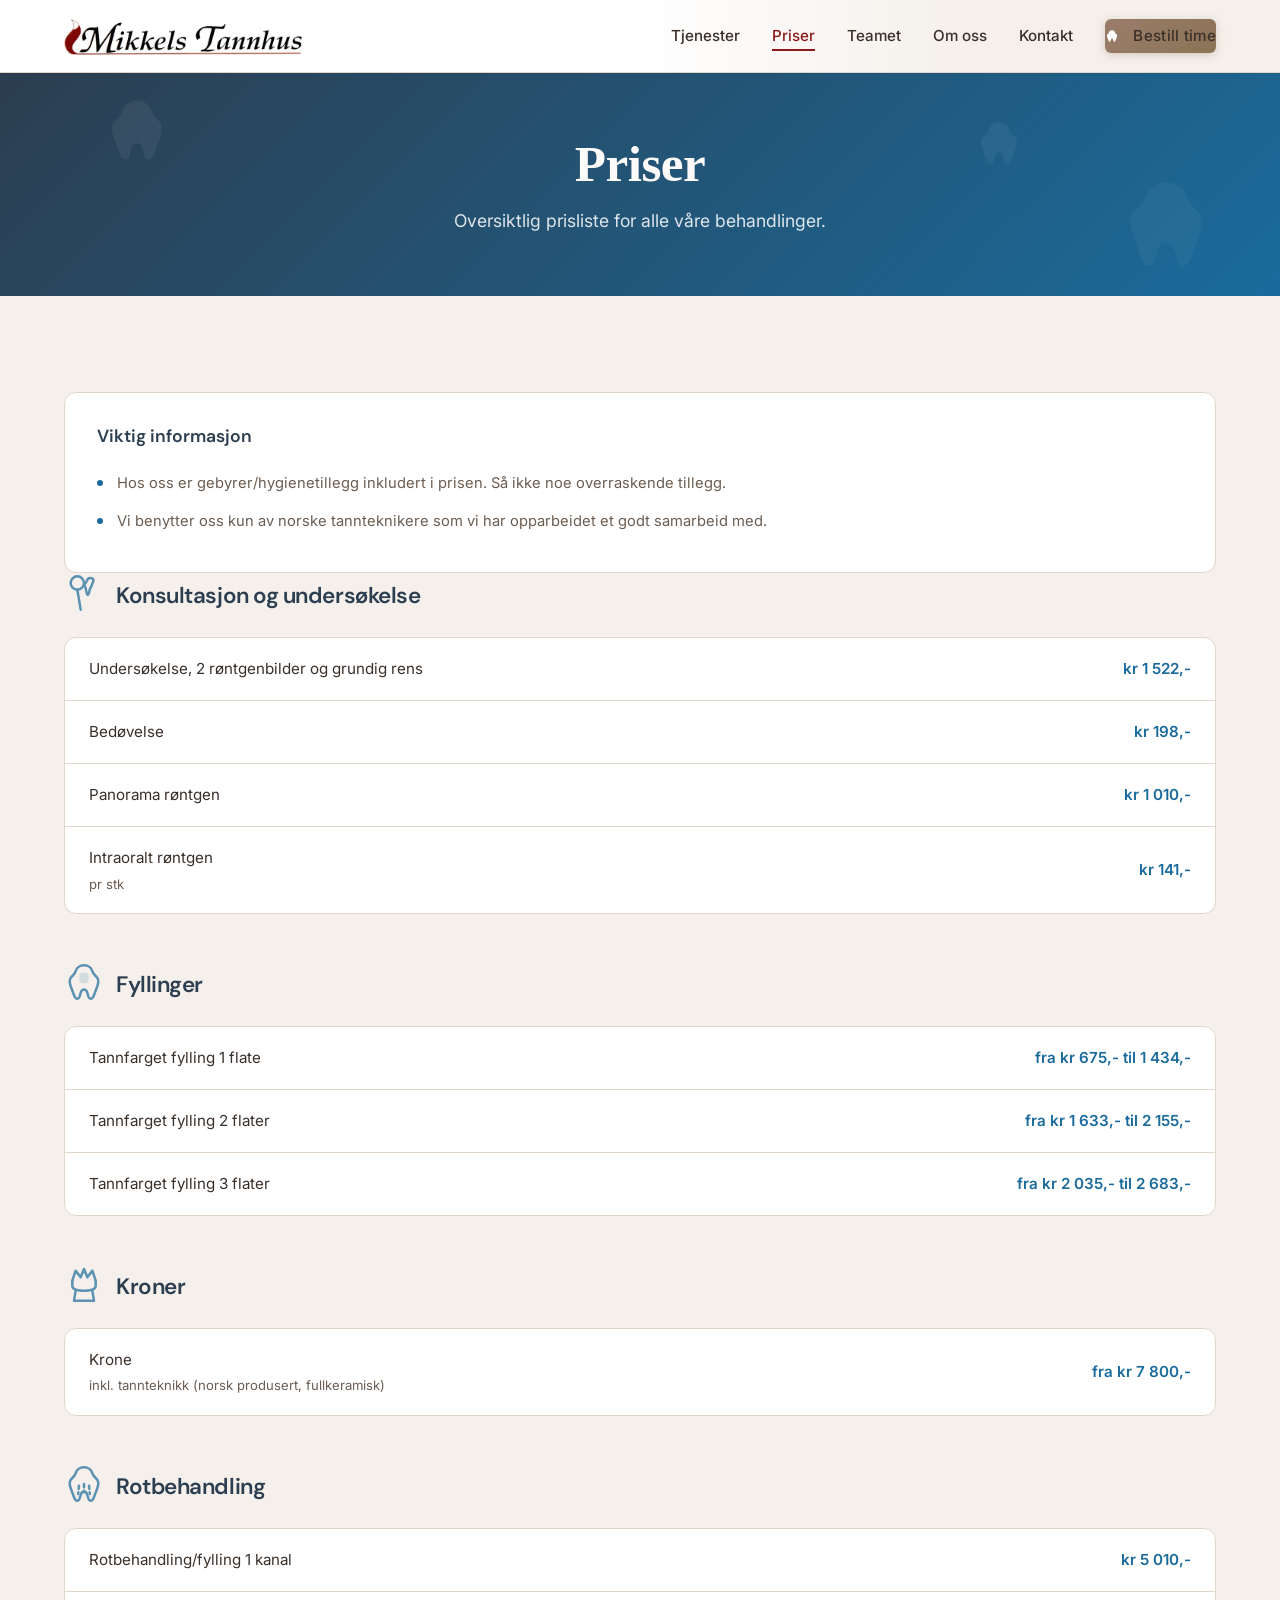
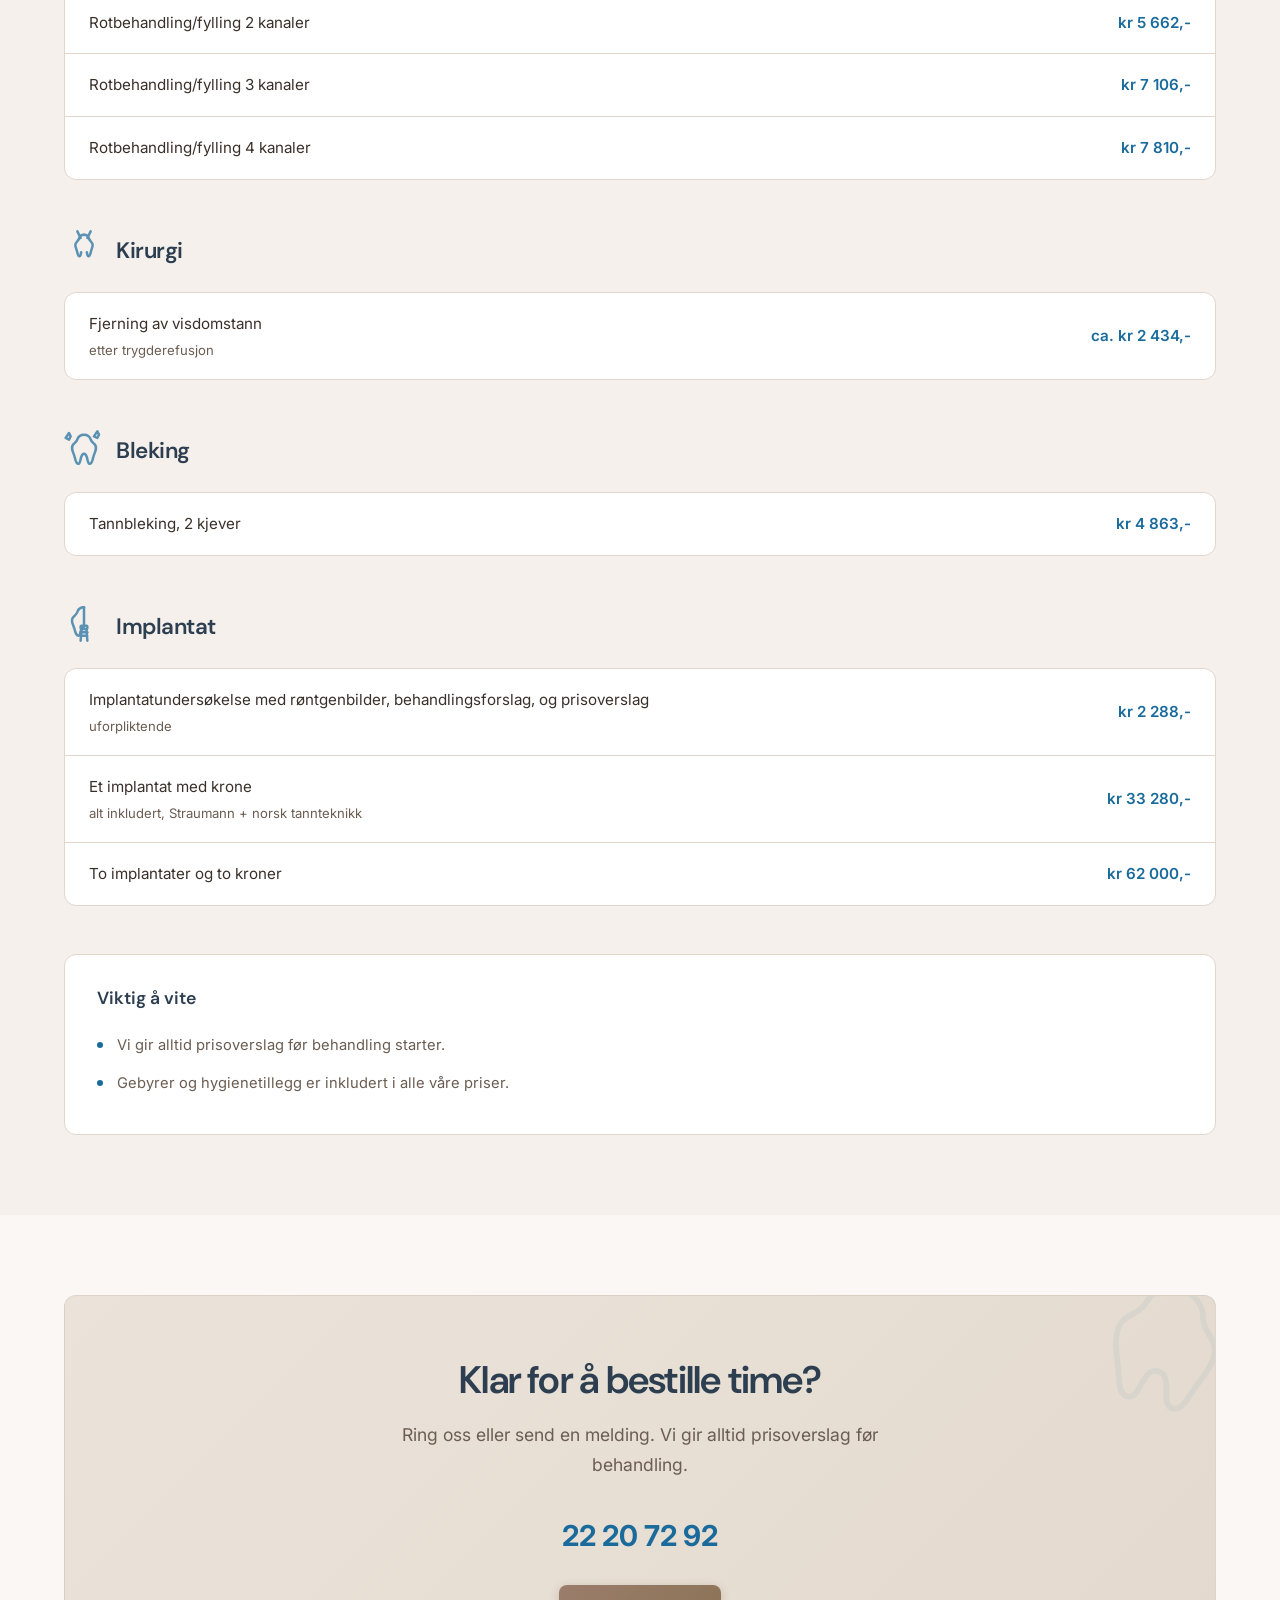
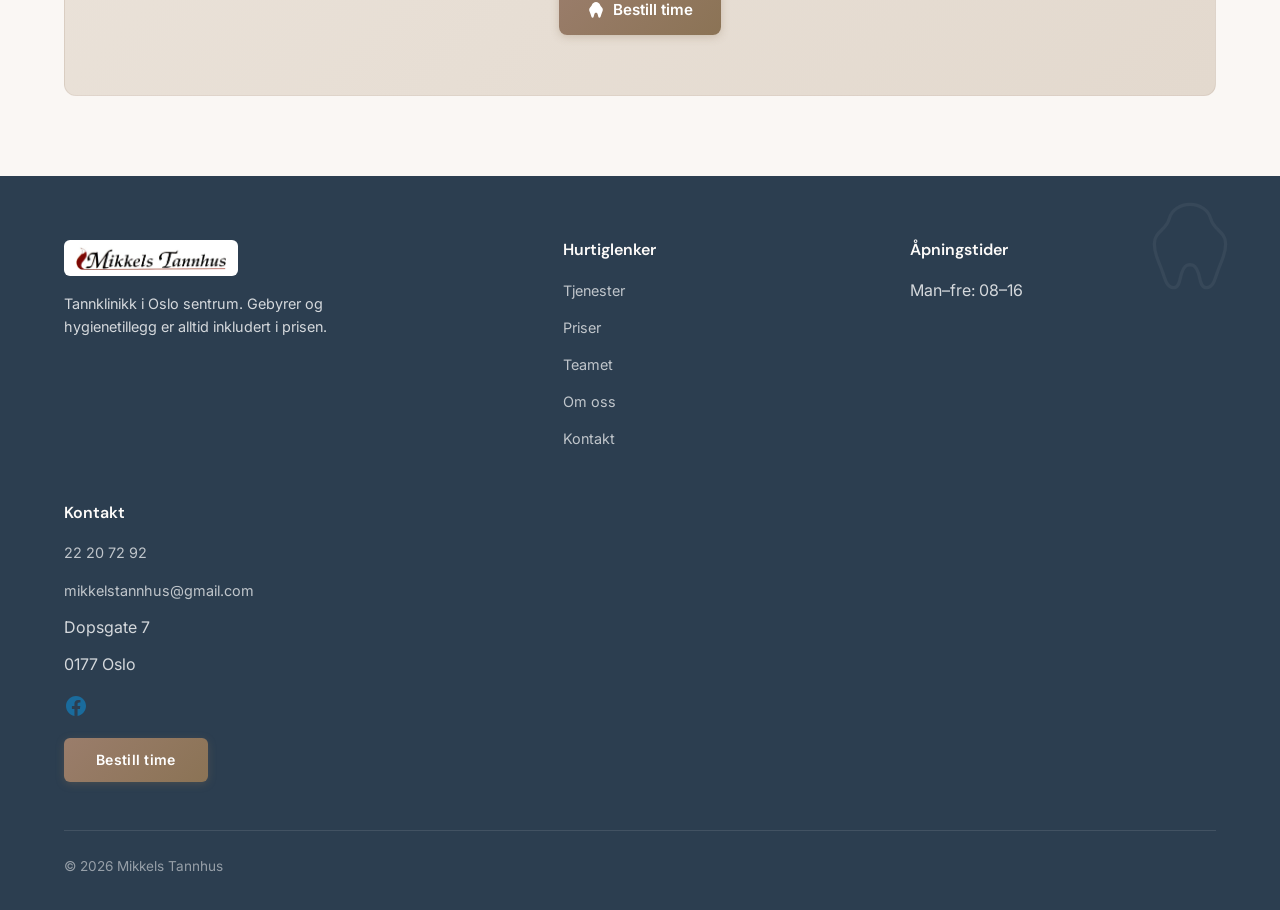
<file: priser.html>
<!DOCTYPE html>
<html lang="nb">
<head>
  <meta charset="UTF-8">
  <meta name="viewport" content="width=device-width, initial-scale=1.0">
  <title>Priser — Mikkels Tannhus</title>
  <meta name="description" content="Prisinformasjon for tannbehandling hos Mikkels Tannhus. Gebyrer og hygienetillegg er inkludert i prisen. Kontakt oss for prisoverslag.">
  <meta property="og:title" content="Priser — Mikkels Tannhus">
  <meta property="og:description" content="Prisinformasjon for tannbehandling hos Mikkels Tannhus. Gebyrer og hygienetillegg er inkludert i prisen. Kontakt oss for prisoverslag.">
  <meta property="og:type" content="website">
  <meta property="og:locale" content="nb_NO">
  <link rel="icon" type="image/png" href="assets/images/favicon.png">
  <link rel="canonical" href="https://www.mikkelstannhus.no/priser.html">
  <meta name="theme-color" content="#1A6B9C">

  <!-- Fonts -->
  <link rel="preconnect" href="https://fonts.googleapis.com">
  <link rel="preconnect" href="https://fonts.gstatic.com" crossorigin>
  <link href="https://fonts.googleapis.com/css2?family=DM+Sans:wght@400;500;600;700&family=Vollkorn:wght@400;700&family=Inter:wght@400;500;600;700&display=swap" rel="stylesheet">

  <link rel="stylesheet" href="style.css">
</head>
<body>

  <a href="#main" class="skip-link">Hopp til innhold</a>

  <!-- ===== HEADER ===== -->
  <header class="header">
    <div class="container">
      <a href="index.html" class="logo">
        <img src="assets/images/logo.jpg" alt="Mikkels Tannhus" loading="eager">
      </a>
      <nav>
        <ul class="nav-links" id="navLinks">
          <li><a href="tjenester.html">Tjenester</a></li>
          <li><a href="priser.html" class="active">Priser</a></li>
          <li><a href="teamet.html">Teamet</a></li>
          <li><a href="om.html">Om oss</a></li>
          <li><a href="kontakt.html">Kontakt</a></li>
          <li><a href="kontakt.html" class="btn btn-primary btn-nav">Bestill time</a></li>
        </ul>
      </nav>
      <button class="hamburger" id="hamburger" aria-label="Meny" aria-expanded="false">
        <span></span>
        <span></span>
        <span></span>
      </button>
    </div>
  </header>

  <main id="main">

  <!-- ===== PAGE HERO ===== -->
  <section class="page-hero">
    <div class="page-hero-teeth" aria-hidden="true">
      <svg class="page-hero-tooth pht-1" viewBox="0 0 24 24" fill="rgba(255,255,255,0.06)"><path d="M12 2C9.5 2 7.5 3.5 7 5.5C6.5 7.5 5 8 4 9.5C3 11 3.5 13 4 14.5C4.5 16 5 17 5.5 18.5C6 20 6.5 22 8 22C9.5 22 9.5 20 10 18.5C10.5 17 11 16.5 12 16.5C13 16.5 13.5 17 14 18.5C14.5 20 14.5 22 16 22C17.5 22 18 20 18.5 18.5C19 17 19.5 16 20 14.5C20.5 13 21 11 20 9.5C19 8 17.5 7.5 17 5.5C16.5 3.5 14.5 2 12 2Z"/></svg>
      <svg class="page-hero-tooth pht-2" viewBox="0 0 24 24" fill="rgba(255,255,255,0.04)"><path d="M12 2C9.5 2 7.5 3.5 7 5.5C6.5 7.5 5 8 4 9.5C3 11 3.5 13 4 14.5C4.5 16 5 17 5.5 18.5C6 20 6.5 22 8 22C9.5 22 9.5 20 10 18.5C10.5 17 11 16.5 12 16.5C13 16.5 13.5 17 14 18.5C14.5 20 14.5 22 16 22C17.5 22 18 20 18.5 18.5C19 17 19.5 16 20 14.5C20.5 13 21 11 20 9.5C19 8 17.5 7.5 17 5.5C16.5 3.5 14.5 2 12 2Z"/></svg>
      <svg class="page-hero-tooth pht-3" viewBox="0 0 24 24" fill="rgba(255,255,255,0.05)"><path d="M12 2C9.5 2 7.5 3.5 7 5.5C6.5 7.5 5 8 4 9.5C3 11 3.5 13 4 14.5C4.5 16 5 17 5.5 18.5C6 20 6.5 22 8 22C9.5 22 9.5 20 10 18.5C10.5 17 11 16.5 12 16.5C13 16.5 13.5 17 14 18.5C14.5 20 14.5 22 16 22C17.5 22 18 20 18.5 18.5C19 17 19.5 16 20 14.5C20.5 13 21 11 20 9.5C19 8 17.5 7.5 17 5.5C16.5 3.5 14.5 2 12 2Z"/></svg>
    </div>
    <div class="container">
      <h1>Priser</h1>
      <p>Oversiktlig prisliste for alle våre behandlinger.</p>
    </div>
  </section>

  <!-- ===== PRISLISTE ===== -->
  <section class="prices-page">
    <div class="container">

      <!-- Viktig merknad -->
      <div class="price-notes-box fade-in">
        <h3>Viktig informasjon</h3>
        <ul>
          <li>Hos oss er gebyrer/hygienetillegg inkludert i prisen. Så ikke noe overraskende tillegg.</li>
          <li>Vi benytter oss kun av norske tannteknikere som vi har opparbeidet et godt samarbeid med.</li>
        </ul>
      </div>

      <!-- Konsultasjon og undersøkelse -->
      <div class="price-category fade-in">
        <div class="price-category-header">
          <div class="price-category-icon" aria-hidden="true">
            <svg viewBox="0 0 24 24" fill="none" stroke="currentColor" stroke-width="1.5" stroke-linecap="round" stroke-linejoin="round"><circle cx="8" cy="6" r="4"/><path d="M8 10l2 12"/><path d="M16 3c-1 0-2 .7-2.2 1.5-.3 1-.8 1.5-1.3 2-.5.8-.2 1.5.3 2 .3.8.3 1.2.5 2.2.3 1.5.5 2.5 1 2.5s.7-1 1-2.5c.3-1.5.5-1.5 1-2.5.5-1 .5-1.5 1-2.5S18 3 16 3Z"/></svg>
          </div>
          <h2>Konsultasjon og undersøkelse</h2>
        </div>
        <div class="price-card">
          <table class="price-table">
            <tbody>
              <tr><td>Undersøkelse, 2 røntgenbilder og grundig rens</td><td>kr 1 522,-</td></tr>
              <tr><td>Bedøvelse</td><td>kr 198,-</td></tr>
              <tr><td>Panorama røntgen</td><td>kr 1 010,-</td></tr>
              <tr><td>Intraoralt røntgen <span class="price-detail">pr stk</span></td><td>kr 141,-</td></tr>
            </tbody>
          </table>
        </div>
      </div>

      <!-- Fyllinger -->
      <div class="price-category fade-in">
        <div class="price-category-header">
          <div class="price-category-icon" aria-hidden="true">
            <svg viewBox="0 0 24 24" fill="none" stroke="currentColor" stroke-width="1.5" stroke-linecap="round" stroke-linejoin="round"><path d="M12 2C9.5 2 7.5 3.5 7 5.5C6.5 7.5 5 8 4 9.5C3 11 3.5 13 4 14.5C4.5 16 5 17 5.5 18.5C6 20 6.5 22 8 22C9.5 22 9.5 20 10 18.5C10.5 17 11 16.5 12 16.5C13 16.5 13.5 17 14 18.5C14.5 20 14.5 22 16 22C17.5 22 18 20 18.5 18.5C19 17 19.5 16 20 14.5C20.5 13 21 11 20 9.5C19 8 17.5 7.5 17 5.5C16.5 3.5 14.5 2 12 2Z"/><rect x="10" y="7" width="4" height="5" rx="1" fill="currentColor" opacity="0.2"/></svg>
          </div>
          <h2>Fyllinger</h2>
        </div>
        <div class="price-card">
          <table class="price-table">
            <tbody>
              <tr><td>Tannfarget fylling 1 flate</td><td>fra kr 675,- til 1 434,-</td></tr>
              <tr><td>Tannfarget fylling 2 flater</td><td>fra kr 1 633,- til 2 155,-</td></tr>
              <tr><td>Tannfarget fylling 3 flater</td><td>fra kr 2 035,- til 2 683,-</td></tr>
            </tbody>
          </table>
        </div>
      </div>

      <!-- Kroner -->
      <div class="price-category fade-in">
        <div class="price-category-header">
          <div class="price-category-icon" aria-hidden="true">
            <svg viewBox="0 0 24 24" fill="none" stroke="currentColor" stroke-width="1.5" stroke-linecap="round" stroke-linejoin="round"><path d="M5 10L7 4L10 8L12 3L14 8L17 4L19 10"/><path d="M5 10C5 10 5 12 5 13C5 15 7 16 12 16C17 16 19 15 19 13C19 12 19 10 19 10"/><path d="M7 16L6 22H18L17 16"/></svg>
          </div>
          <h2>Kroner</h2>
        </div>
        <div class="price-card">
          <table class="price-table">
            <tbody>
              <tr><td>Krone <span class="price-detail">inkl. tannteknikk (norsk produsert, fullkeramisk)</span></td><td>fra kr 7 800,-</td></tr>
            </tbody>
          </table>
        </div>
      </div>

      <!-- Rotbehandling -->
      <div class="price-category fade-in">
        <div class="price-category-header">
          <div class="price-category-icon" aria-hidden="true">
            <svg viewBox="0 0 24 24" fill="none" stroke="currentColor" stroke-width="1.5" stroke-linecap="round" stroke-linejoin="round"><path d="M12 2C9.5 2 7.5 3.5 7 5.5C6.5 7.5 5 8 4 9.5C3 11 3.5 13 4 14.5C4.5 16 5 17 5.5 18.5C6 20 6.5 22 8 22C9.5 22 9.5 20 10 18.5C10.5 17 11 16.5 12 16.5C13 16.5 13.5 17 14 18.5C14.5 20 14.5 22 16 22C17.5 22 18 20 18.5 18.5C19 17 19.5 16 20 14.5C20.5 13 21 11 20 9.5C19 8 17.5 7.5 17 5.5C16.5 3.5 14.5 2 12 2Z"/><path d="M9 13L8.5 18" stroke-dasharray="2 2"/><path d="M12 12L12 17" stroke-dasharray="2 2"/><path d="M15 13L15.5 18" stroke-dasharray="2 2"/></svg>
          </div>
          <h2>Rotbehandling</h2>
        </div>
        <div class="price-card">
          <table class="price-table">
            <tbody>
              <tr><td>Rotbehandling/fylling 1 kanal</td><td>kr 5 010,-</td></tr>
              <tr><td>Rotbehandling/fylling 2 kanaler</td><td>kr 5 662,-</td></tr>
              <tr><td>Rotbehandling/fylling 3 kanaler</td><td>kr 7 106,-</td></tr>
              <tr><td>Rotbehandling/fylling 4 kanaler</td><td>kr 7 810,-</td></tr>
            </tbody>
          </table>
        </div>
      </div>

      <!-- Kirurgi -->
      <div class="price-category fade-in">
        <div class="price-category-header">
          <div class="price-category-icon" aria-hidden="true">
            <svg viewBox="0 0 24 24" fill="none" stroke="currentColor" stroke-width="1.5" stroke-linecap="round" stroke-linejoin="round"><path d="M12 4C10.5 4 9.5 4.8 9.2 6C8.8 7.2 8 7.8 7.3 8.8C6.5 9.8 6.8 11 7.2 12C7.5 13 7.8 13.8 8 14.8C8.3 16 8.5 17 9.3 17C10 17 10 16 10.3 14.5"/><path d="M12 4C13.5 4 14.5 4.8 14.8 6C15.2 7.2 16 7.8 16.7 8.8C17.5 9.8 17.2 11 16.8 12C16.5 13 16.2 13.8 16 14.8C15.7 16 15.5 17 14.7 17C14 17 14 16 13.7 14.5"/><path d="M8 2L10 6"/><path d="M16 2L14 6"/></svg>
          </div>
          <h2>Kirurgi</h2>
        </div>
        <div class="price-card">
          <table class="price-table">
            <tbody>
              <tr><td>Fjerning av visdomstann <span class="price-detail">etter trygderefusjon</span></td><td>ca. kr 2 434,-</td></tr>
            </tbody>
          </table>
        </div>
      </div>

      <!-- Bleking -->
      <div class="price-category fade-in">
        <div class="price-category-header">
          <div class="price-category-icon" aria-hidden="true">
            <svg viewBox="0 0 24 24" fill="none" stroke="currentColor" stroke-width="1.5" stroke-linecap="round" stroke-linejoin="round"><path d="M12 4C10 4 8.5 5.2 8 6.8C7.5 8.5 6.2 9 5.3 10.2C4.5 11.5 4.8 13 5.3 14.2C5.8 15.5 6.2 16.5 6.5 17.8C7 19.5 7.3 21.5 8.5 21.5C9.7 21.5 9.7 19.5 10.2 17.8C10.7 16 11 15.5 12 15.5C13 15.5 13.3 16 13.8 17.8C14.3 19.5 14.3 21.5 15.5 21.5C16.7 21.5 17 19.5 17.5 17.8C17.8 16.5 18.2 15.5 18.7 14.2C19.2 13 19.5 11.5 18.7 10.2C17.8 9 16.5 8.5 16 6.8C15.5 5.2 14 4 12 4Z"/><path d="M3 3L4 5L3 7L1 6L3 3Z"/><path d="M20 2L21 4L20 6L18 5L20 2Z"/></svg>
          </div>
          <h2>Bleking</h2>
        </div>
        <div class="price-card">
          <table class="price-table">
            <tbody>
              <tr><td>Tannbleking, 2 kjever</td><td>kr 4 863,-</td></tr>
            </tbody>
          </table>
        </div>
      </div>

      <!-- Implantat -->
      <div class="price-category fade-in">
        <div class="price-category-header">
          <div class="price-category-icon" aria-hidden="true">
            <svg viewBox="0 0 24 24" fill="none" stroke="currentColor" stroke-width="1.5" stroke-linecap="round" stroke-linejoin="round"><path d="M12 2C10 2 8.5 3.2 8 4.8C7.5 6.5 6.2 7 5.3 8.2C4.5 9.5 4.8 11 5.3 12.2C5.8 13.5 6.2 14.5 6.5 15.8C7 17.5 7.3 19 8.5 19C9.7 19 9.7 17.5 10.2 15.8C10.7 14 11 13.5 12 13.5"/><path d="M12 2V13.5"/><rect x="10" y="13" width="4" height="2" rx="0.5"/><path d="M10.5 15L10 22"/><path d="M13.5 15L14 22"/><path d="M10 17H14"/><path d="M10.2 19H13.8"/></svg>
          </div>
          <h2>Implantat</h2>
        </div>
        <div class="price-card">
          <table class="price-table">
            <tbody>
              <tr><td>Implantatundersøkelse med røntgenbilder, behandlingsforslag, og prisoverslag <span class="price-detail">uforpliktende</span></td><td>kr 2 288,-</td></tr>
              <tr><td>Et implantat med krone <span class="price-detail">alt inkludert, Straumann + norsk tannteknikk</span></td><td>kr 33 280,-</td></tr>
              <tr><td>To implantater og to kroner</td><td>kr 62 000,-</td></tr>
            </tbody>
          </table>
        </div>
      </div>

      <!-- ===== MERKNADER ===== -->
      <div class="price-notes-box fade-in">
        <h3>Viktig å vite</h3>
        <ul>
          <li>Vi gir alltid prisoverslag før behandling starter.</li>
          <li>Gebyrer og hygienetillegg er inkludert i alle våre priser.</li>
        </ul>
      </div>

    </div>
  </section>

  <!-- ===== CTA ===== -->
  <section class="cta-banner">
    <div class="container">
      <div class="cta-inner fade-in">
        <div class="cta-tooth-decor" aria-hidden="true">
          <svg viewBox="0 0 24 24" fill="none" stroke="currentColor" stroke-width="1"><path d="M12 2C9.5 2 7.5 3.5 7 5.5C6.5 7.5 5 8 4 9.5C3 11 3.5 13 4 14.5C4.5 16 5 17 5.5 18.5C6 20 6.5 22 8 22C9.5 22 9.5 20 10 18.5C10.5 17 11 16.5 12 16.5C13 16.5 13.5 17 14 18.5C14.5 20 14.5 22 16 22C17.5 22 18 20 18.5 18.5C19 17 19.5 16 20 14.5C20.5 13 21 11 20 9.5C19 8 17.5 7.5 17 5.5C16.5 3.5 14.5 2 12 2Z"/></svg>
        </div>
        <h2>Klar for å bestille time?</h2>
        <p>Ring oss eller send en melding. Vi gir alltid prisoverslag før behandling.</p>
        <span class="cta-phone"><a href="tel:22207292">22 20 72 92</a></span>
        <div class="cta-buttons">
          <a href="kontakt.html" class="btn btn-primary btn-tooth-icon"><svg class="btn-icon" viewBox="0 0 20 20" fill="currentColor"><path d="M10 1C7.8 1 6 2.5 5.5 4.3C5 6 3.8 6.5 3 7.8C2 9 2.5 10.8 3 12C3.5 13.3 3.8 14 4.2 15.3C4.7 17 5 18.5 6.2 18.5C7.5 18.5 7.5 17 8 15.3C8.5 13.5 8.8 13 10 13C11.2 13 11.5 13.5 12 15.3C12.5 17 12.5 18.5 13.8 18.5C15 18.5 15.3 17 15.8 15.3C16.2 14 16.5 13.3 17 12C17.5 10.8 18 9 17 7.8C16.2 6.5 15 6 14.5 4.3C14 2.5 12.2 1 10 1Z"/></svg> Bestill time</a>
        </div>
      </div>
    </div>
  </section>

  </main>

  <!-- ===== FOOTER ===== -->
  <footer class="footer">
    <div class="container">
      <div class="footer-grid">
        <div class="footer-brand">
          <a href="index.html" class="logo">
            <img src="assets/images/logo.jpg" alt="Mikkels Tannhus">
          </a>
          <p>Tannklinikk i Oslo sentrum. Gebyrer og hygienetillegg er alltid inkludert i prisen.</p>
        </div>
        <div>
          <h4>Hurtiglenker</h4>
          <ul class="footer-links">
            <li><a href="tjenester.html">Tjenester</a></li>
            <li><a href="priser.html">Priser</a></li>
            <li><a href="teamet.html">Teamet</a></li>
            <li><a href="om.html">Om oss</a></li>
            <li><a href="kontakt.html">Kontakt</a></li>
          </ul>
        </div>
        <div>
          <h4>Åpningstider</h4>
          <ul class="footer-links">
            <li>Man–fre: 08–16</li>
          </ul>
        </div>
        <div>
          <h4>Kontakt</h4>
          <ul class="footer-links">
            <li><a href="tel:22207292">22 20 72 92</a></li>
            <li><a href="mailto:mikkelstannhus@gmail.com">mikkelstannhus@gmail.com</a></li>
            <li>Dopsgate 7</li>
            <li>0177 Oslo</li>
          </ul>
          <div class="footer-social">
            <a href="https://www.facebook.com/Mikkels-Tannhus-194707723928622/" target="_blank" rel="noopener" aria-label="Facebook">
              <svg width="24" height="24" viewBox="0 0 24 24" fill="currentColor"><path d="M22 12c0-5.523-4.477-10-10-10S2 6.477 2 12c0 4.991 3.657 9.128 8.438 9.878v-6.987h-2.54V12h2.54V9.797c0-2.506 1.492-3.89 3.777-3.89 1.094 0 2.238.195 2.238.195v2.46h-1.26c-1.243 0-1.63.771-1.63 1.562V12h2.773l-.443 2.89h-2.33v6.988C18.343 21.128 22 16.991 22 12z"/></svg>
            </a>
          </div>
          <div class="footer-cta">
            <a href="kontakt.html" class="btn btn-primary btn-nav">Bestill time</a>
          </div>
        </div>
      </div>
      <div class="footer-bottom">
        <span>&copy; 2026 Mikkels Tannhus</span>
      </div>
    </div>
  </footer>


  <script src="main.js"></script>
</body>
</html>
</file>
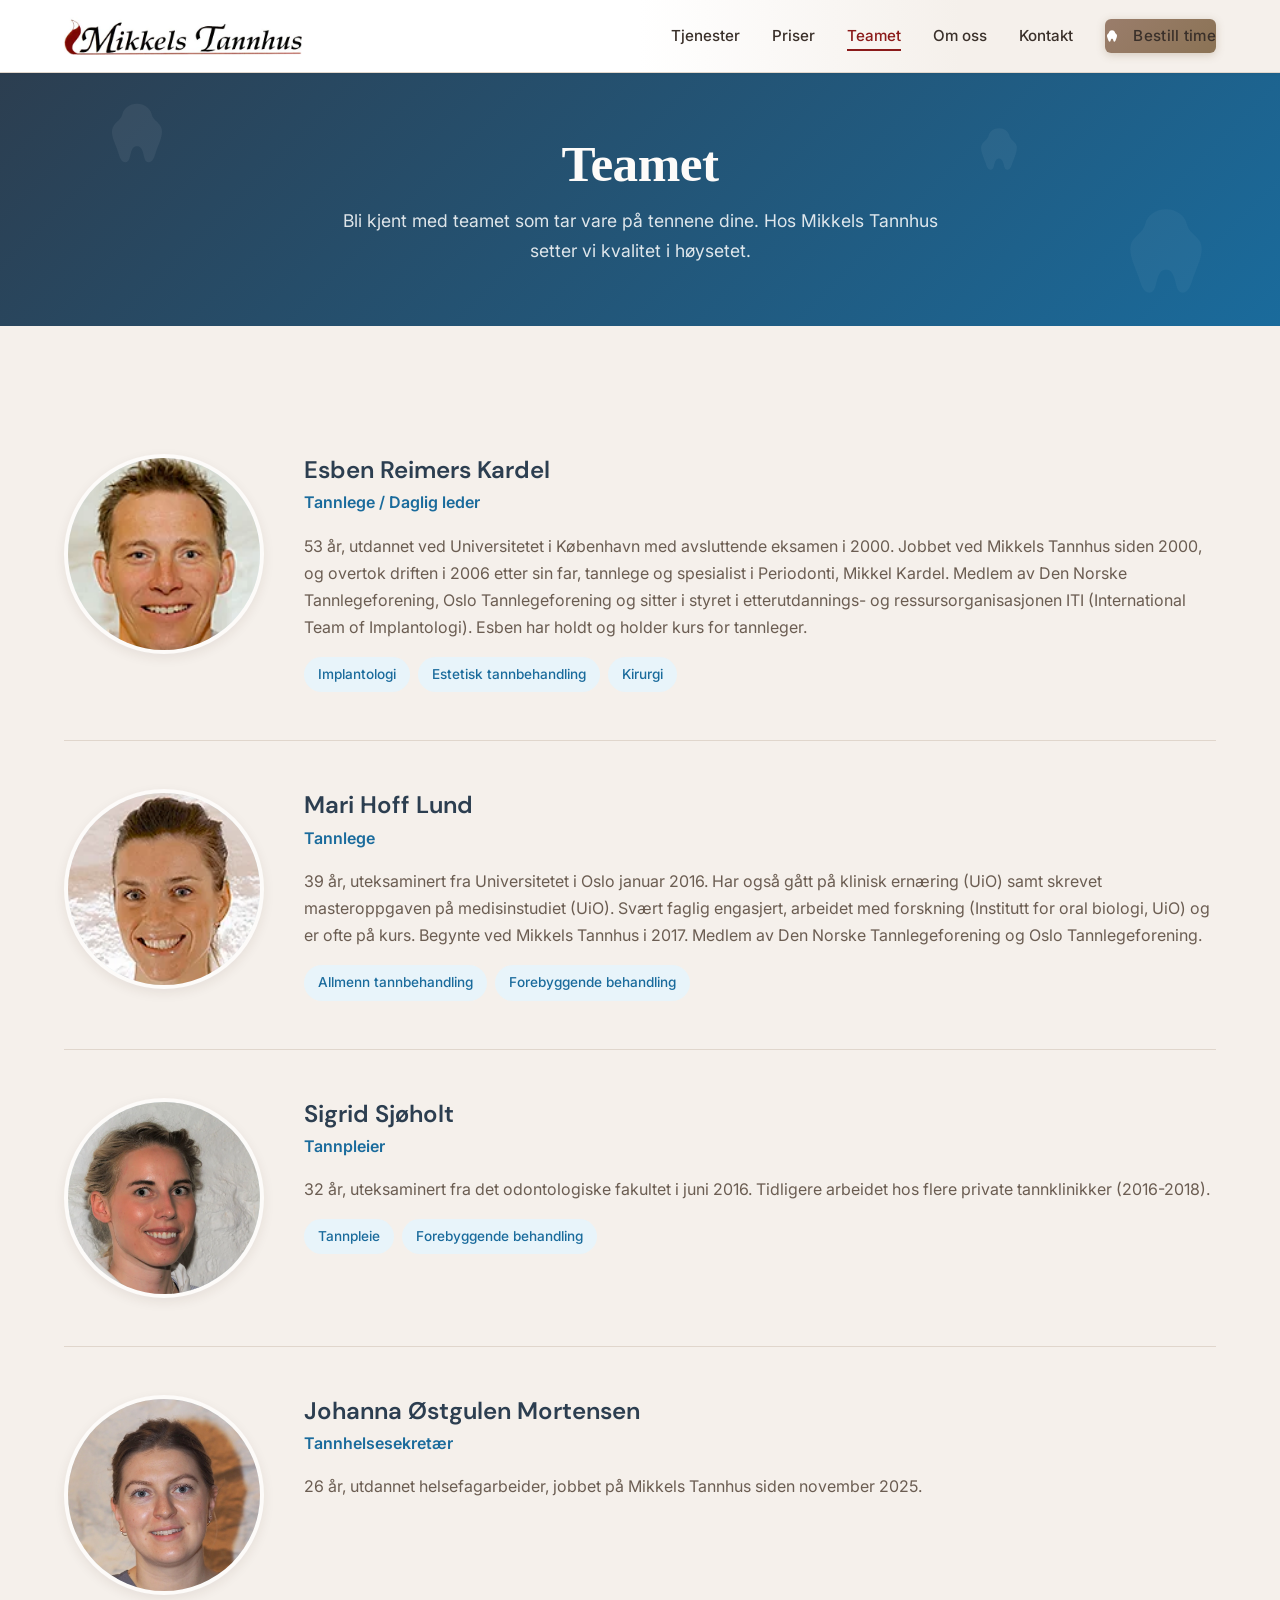
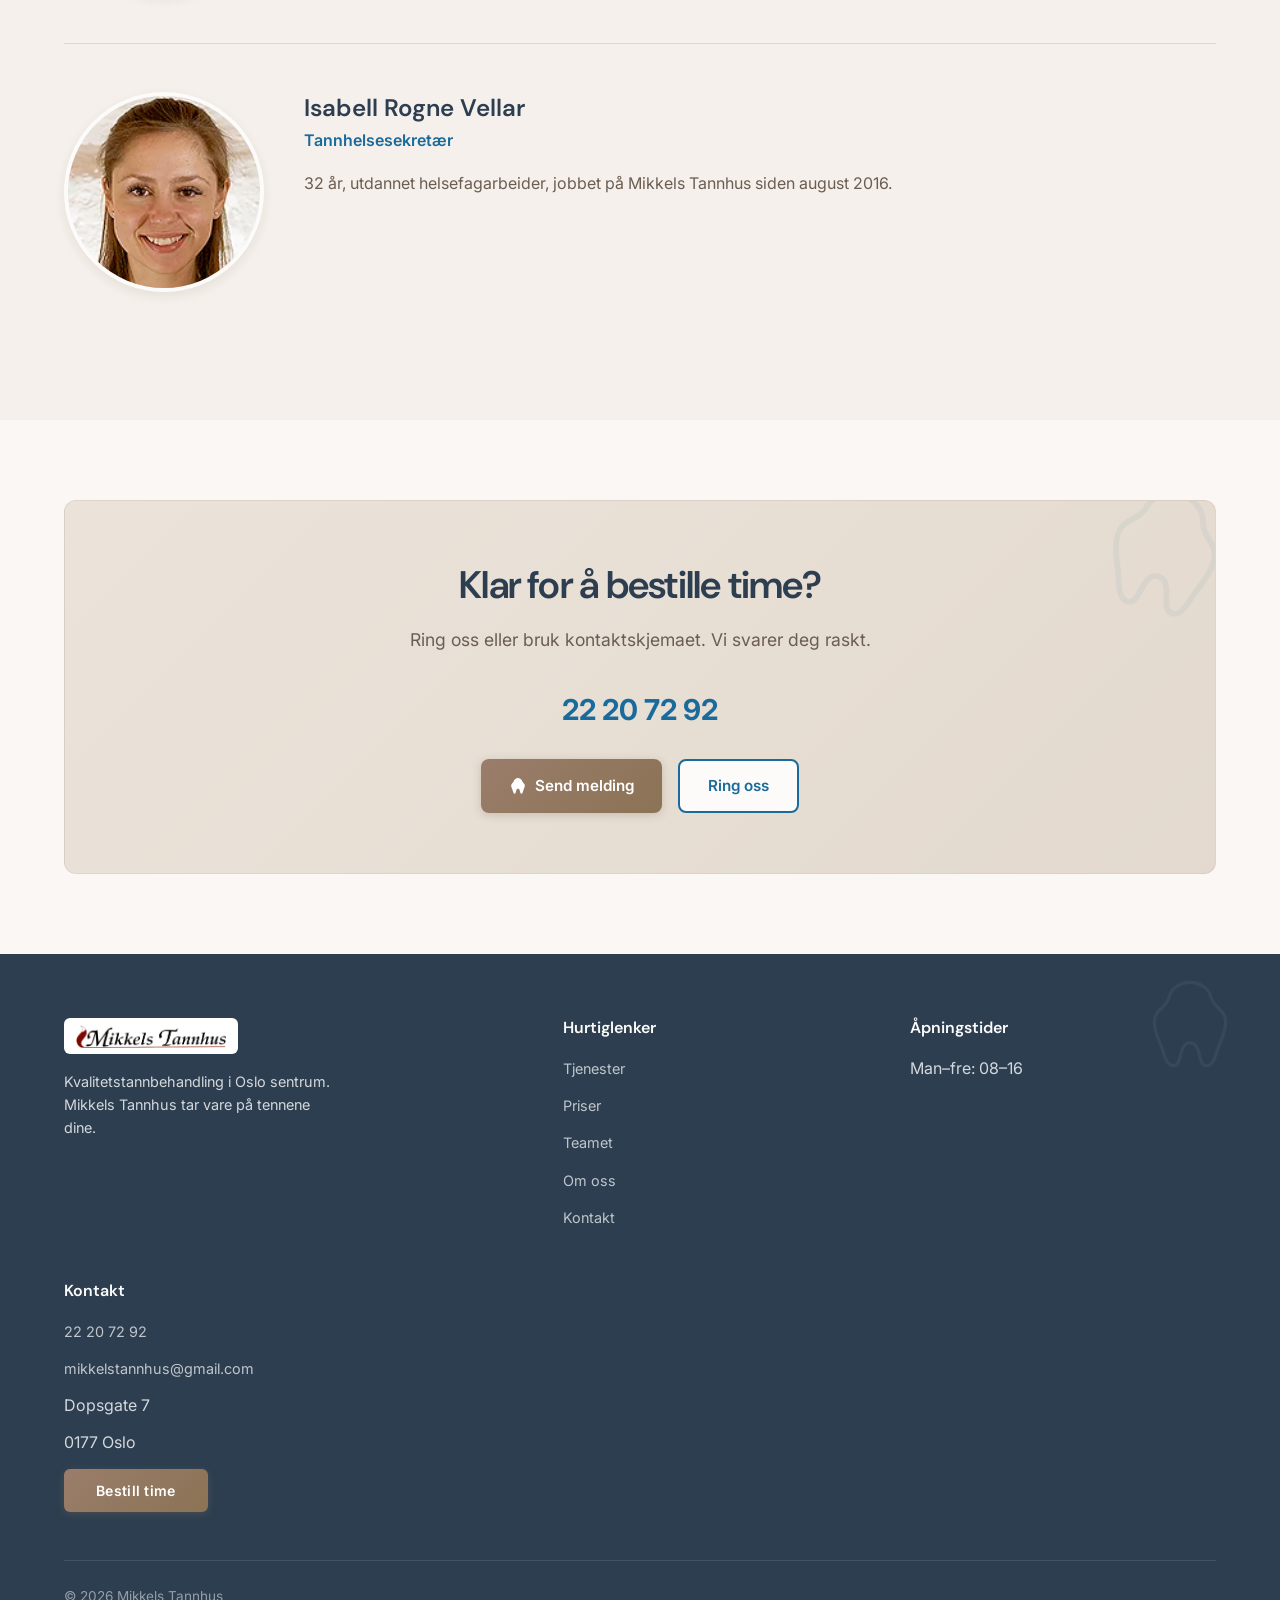
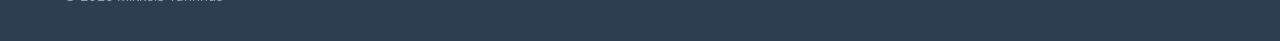
<file: teamet.html>
<!DOCTYPE html>
<html lang="nb">
<head>
  <meta charset="UTF-8">
  <meta name="viewport" content="width=device-width, initial-scale=1.0">
  <title>Teamet — Mikkels Tannhus</title>
  <meta name="description" content="Møt teamet ved Mikkels Tannhus. Tannleger, tannpleier og tannhelsesekretærer i Oslo.">
  <meta property="og:title" content="Teamet — Mikkels Tannhus">
  <meta property="og:description" content="Møt teamet ved Mikkels Tannhus. Tannleger, tannpleier og tannhelsesekretærer i Oslo.">
  <meta property="og:type" content="website">
  <meta property="og:locale" content="nb_NO">
  <link rel="icon" type="image/png" href="assets/images/favicon.png">
  <link rel="canonical" href="https://www.mikkelstannhus.no/teamet.html">
  <meta name="theme-color" content="#1A6B9C">

  <!-- Fonts -->
  <link rel="preconnect" href="https://fonts.googleapis.com">
  <link rel="preconnect" href="https://fonts.gstatic.com" crossorigin>
  <link href="https://fonts.googleapis.com/css2?family=DM+Sans:wght@400;500;600;700&family=Vollkorn:wght@400;700&family=Inter:wght@400;500;600;700&display=swap" rel="stylesheet">

  <link rel="stylesheet" href="style.css">
</head>
<body>

  <a href="#main" class="skip-link">Hopp til innhold</a>

  <!-- ===== HEADER ===== -->
  <header class="header">
    <div class="container">
      <a href="index.html" class="logo">
        <img src="assets/images/logo.jpg" alt="Mikkels Tannhus" loading="eager">
      </a>
      <nav>
        <ul class="nav-links" id="navLinks">
          <li><a href="tjenester.html">Tjenester</a></li>
          <li><a href="priser.html">Priser</a></li>
          <li><a href="teamet.html" class="active">Teamet</a></li>
          <li><a href="om.html">Om oss</a></li>
          <li><a href="kontakt.html">Kontakt</a></li>
          <li><a href="kontakt.html" class="btn btn-primary btn-nav">Bestill time</a></li>
        </ul>
      </nav>
      <button class="hamburger" id="hamburger" aria-label="Meny" aria-expanded="false">
        <span></span>
        <span></span>
        <span></span>
      </button>
    </div>
  </header>

  <main id="main">

  <!-- ===== PAGE HERO ===== -->
  <section class="page-hero">
    <div class="page-hero-teeth" aria-hidden="true">
      <svg class="page-hero-tooth pht-1" viewBox="0 0 24 24" fill="rgba(255,255,255,0.06)"><path d="M12 2C9.5 2 7.5 3.5 7 5.5C6.5 7.5 5 8 4 9.5C3 11 3.5 13 4 14.5C4.5 16 5 17 5.5 18.5C6 20 6.5 22 8 22C9.5 22 9.5 20 10 18.5C10.5 17 11 16.5 12 16.5C13 16.5 13.5 17 14 18.5C14.5 20 14.5 22 16 22C17.5 22 18 20 18.5 18.5C19 17 19.5 16 20 14.5C20.5 13 21 11 20 9.5C19 8 17.5 7.5 17 5.5C16.5 3.5 14.5 2 12 2Z"/></svg>
      <svg class="page-hero-tooth pht-2" viewBox="0 0 24 24" fill="rgba(255,255,255,0.04)"><path d="M12 2C9.5 2 7.5 3.5 7 5.5C6.5 7.5 5 8 4 9.5C3 11 3.5 13 4 14.5C4.5 16 5 17 5.5 18.5C6 20 6.5 22 8 22C9.5 22 9.5 20 10 18.5C10.5 17 11 16.5 12 16.5C13 16.5 13.5 17 14 18.5C14.5 20 14.5 22 16 22C17.5 22 18 20 18.5 18.5C19 17 19.5 16 20 14.5C20.5 13 21 11 20 9.5C19 8 17.5 7.5 17 5.5C16.5 3.5 14.5 2 12 2Z"/></svg>
      <svg class="page-hero-tooth pht-3" viewBox="0 0 24 24" fill="rgba(255,255,255,0.05)"><path d="M12 2C9.5 2 7.5 3.5 7 5.5C6.5 7.5 5 8 4 9.5C3 11 3.5 13 4 14.5C4.5 16 5 17 5.5 18.5C6 20 6.5 22 8 22C9.5 22 9.5 20 10 18.5C10.5 17 11 16.5 12 16.5C13 16.5 13.5 17 14 18.5C14.5 20 14.5 22 16 22C17.5 22 18 20 18.5 18.5C19 17 19.5 16 20 14.5C20.5 13 21 11 20 9.5C19 8 17.5 7.5 17 5.5C16.5 3.5 14.5 2 12 2Z"/></svg>
    </div>
    <div class="container">
      <h1>Teamet</h1>
      <p>Bli kjent med teamet som tar vare på tennene dine. Hos Mikkels Tannhus setter vi kvalitet i høysetet.</p>
    </div>
  </section>

  <!-- ===== TEAMET ===== -->
  <section class="team-section">
    <div class="container">

      <!-- Esben Reimers Kardel -->
      <div class="team-detail fade-in">
        <div class="team-detail-avatar">
          <img src="assets/images/esben.jpg" alt="Tannlege Esben Reimers Kardel">
        </div>
        <div>
          <h3>Esben Reimers Kardel</h3>
          <span class="role">Tannlege / Daglig leder</span>
          <p>53 år, utdannet ved Universitetet i København med avsluttende eksamen i 2000. Jobbet ved Mikkels Tannhus siden 2000, og overtok driften i 2006 etter sin far, tannlege og spesialist i Periodonti, Mikkel Kardel. Medlem av Den Norske Tannlegeforening, Oslo Tannlegeforening og sitter i styret i etterutdannings- og ressursorganisasjonen ITI (International Team of Implantologi). Esben har holdt og holder kurs for tannleger.</p>
          <div class="specialties">
            <span class="specialty-tag">Implantologi</span>
            <span class="specialty-tag">Estetisk tannbehandling</span>
            <span class="specialty-tag">Kirurgi</span>
          </div>
        </div>
      </div>

      <!-- Mari Hoff Lund -->
      <div class="team-detail fade-in">
        <div class="team-detail-avatar">
          <img src="assets/images/mari.jpg" alt="Tannlege Mari Hoff Lund">
        </div>
        <div>
          <h3>Mari Hoff Lund</h3>
          <span class="role">Tannlege</span>
          <p>39 år, uteksaminert fra Universitetet i Oslo januar 2016. Har også gått på klinisk ernæring (UiO) samt skrevet masteroppgaven på medisinstudiet (UiO). Svært faglig engasjert, arbeidet med forskning (Institutt for oral biologi, UiO) og er ofte på kurs. Begynte ved Mikkels Tannhus i 2017. Medlem av Den Norske Tannlegeforening og Oslo Tannlegeforening.</p>
          <div class="specialties">
            <span class="specialty-tag">Allmenn tannbehandling</span>
            <span class="specialty-tag">Forebyggende behandling</span>
          </div>
        </div>
      </div>

      <!-- Sigrid Sjøholt -->
      <div class="team-detail fade-in">
        <div class="team-detail-avatar">
          <img src="assets/images/sigrid.jpg" alt="Tannpleier Sigrid Sjøholt">
        </div>
        <div>
          <h3>Sigrid Sjøholt</h3>
          <span class="role">Tannpleier</span>
          <p>32 år, uteksaminert fra det odontologiske fakultet i juni 2016. Tidligere arbeidet hos flere private tannklinikker (2016-2018).</p>
          <div class="specialties">
            <span class="specialty-tag">Tannpleie</span>
            <span class="specialty-tag">Forebyggende behandling</span>
          </div>
        </div>
      </div>

      <!-- Johanna Østgulen Mortensen -->
      <div class="team-detail fade-in">
        <div class="team-detail-avatar">
          <img src="assets/images/johanna.jpg" alt="Tannhelsesekretær Johanna Østgulen Mortensen">
        </div>
        <div>
          <h3>Johanna Østgulen Mortensen</h3>
          <span class="role">Tannhelsesekretær</span>
          <p>26 år, utdannet helsefagarbeider, jobbet på Mikkels Tannhus siden november 2025.</p>
        </div>
      </div>

      <!-- Isabell Rogne Vellar -->
      <div class="team-detail fade-in">
        <div class="team-detail-avatar">
          <img src="assets/images/isabell.jpg" alt="Tannhelsesekretær Isabell Rogne Vellar">
        </div>
        <div>
          <h3>Isabell Rogne Vellar</h3>
          <span class="role">Tannhelsesekretær</span>
          <p>32 år, utdannet helsefagarbeider, jobbet på Mikkels Tannhus siden august 2016.</p>
        </div>
      </div>

    </div>
  </section>

  <!-- ===== CTA BANNER ===== -->
  <section class="cta-banner">
    <div class="container">
      <div class="cta-inner fade-in">
        <div class="cta-tooth-decor" aria-hidden="true">
          <svg viewBox="0 0 24 24" fill="none" stroke="currentColor" stroke-width="1"><path d="M12 2C9.5 2 7.5 3.5 7 5.5C6.5 7.5 5 8 4 9.5C3 11 3.5 13 4 14.5C4.5 16 5 17 5.5 18.5C6 20 6.5 22 8 22C9.5 22 9.5 20 10 18.5C10.5 17 11 16.5 12 16.5C13 16.5 13.5 17 14 18.5C14.5 20 14.5 22 16 22C17.5 22 18 20 18.5 18.5C19 17 19.5 16 20 14.5C20.5 13 21 11 20 9.5C19 8 17.5 7.5 17 5.5C16.5 3.5 14.5 2 12 2Z"/></svg>
        </div>
        <h2>Klar for å bestille time?</h2>
        <p>Ring oss eller bruk kontaktskjemaet. Vi svarer deg raskt.</p>
        <span class="cta-phone"><a href="tel:22207292">22 20 72 92</a></span>
        <div class="cta-buttons">
          <a href="kontakt.html" class="btn btn-primary btn-tooth-icon"><svg class="btn-icon" viewBox="0 0 20 20" fill="currentColor"><path d="M10 1C7.8 1 6 2.5 5.5 4.3C5 6 3.8 6.5 3 7.8C2 9 2.5 10.8 3 12C3.5 13.3 3.8 14 4.2 15.3C4.7 17 5 18.5 6.2 18.5C7.5 18.5 7.5 17 8 15.3C8.5 13.5 8.8 13 10 13C11.2 13 11.5 13.5 12 15.3C12.5 17 12.5 18.5 13.8 18.5C15 18.5 15.3 17 15.8 15.3C16.2 14 16.5 13.3 17 12C17.5 10.8 18 9 17 7.8C16.2 6.5 15 6 14.5 4.3C14 2.5 12.2 1 10 1Z"/></svg> Send melding</a>
          <a href="tel:22207292" class="btn btn-secondary">Ring oss</a>
        </div>
      </div>
    </div>
  </section>

  </main>

  <!-- ===== FOOTER ===== -->
  <footer class="footer">
    <div class="container">
      <div class="footer-grid">
        <div class="footer-brand">
          <a href="index.html" class="logo">
            <img src="assets/images/logo.jpg" alt="Mikkels Tannhus">
          </a>
          <p>Kvalitetstannbehandling i Oslo sentrum. Mikkels Tannhus tar vare på tennene dine.</p>
        </div>
        <div>
          <h4>Hurtiglenker</h4>
          <ul class="footer-links">
            <li><a href="tjenester.html">Tjenester</a></li>
            <li><a href="priser.html">Priser</a></li>
            <li><a href="teamet.html">Teamet</a></li>
            <li><a href="om.html">Om oss</a></li>
            <li><a href="kontakt.html">Kontakt</a></li>
          </ul>
        </div>
        <div>
          <h4>Åpningstider</h4>
          <ul class="footer-links">
            <li>Man–fre: 08–16</li>
          </ul>
        </div>
        <div>
          <h4>Kontakt</h4>
          <ul class="footer-links">
            <li><a href="tel:22207292">22 20 72 92</a></li>
            <li><a href="mailto:mikkelstannhus@gmail.com">mikkelstannhus@gmail.com</a></li>
            <li>Dopsgate 7</li>
            <li>0177 Oslo</li>
          </ul>
          <div class="footer-cta">
            <a href="kontakt.html" class="btn btn-primary btn-nav">Bestill time</a>
          </div>
        </div>
      </div>
      <div class="footer-bottom">
        <span>&copy; 2026 Mikkels Tannhus</span>
      </div>
    </div>
  </footer>


  <script src="main.js"></script>
</body>
</html>
</file>
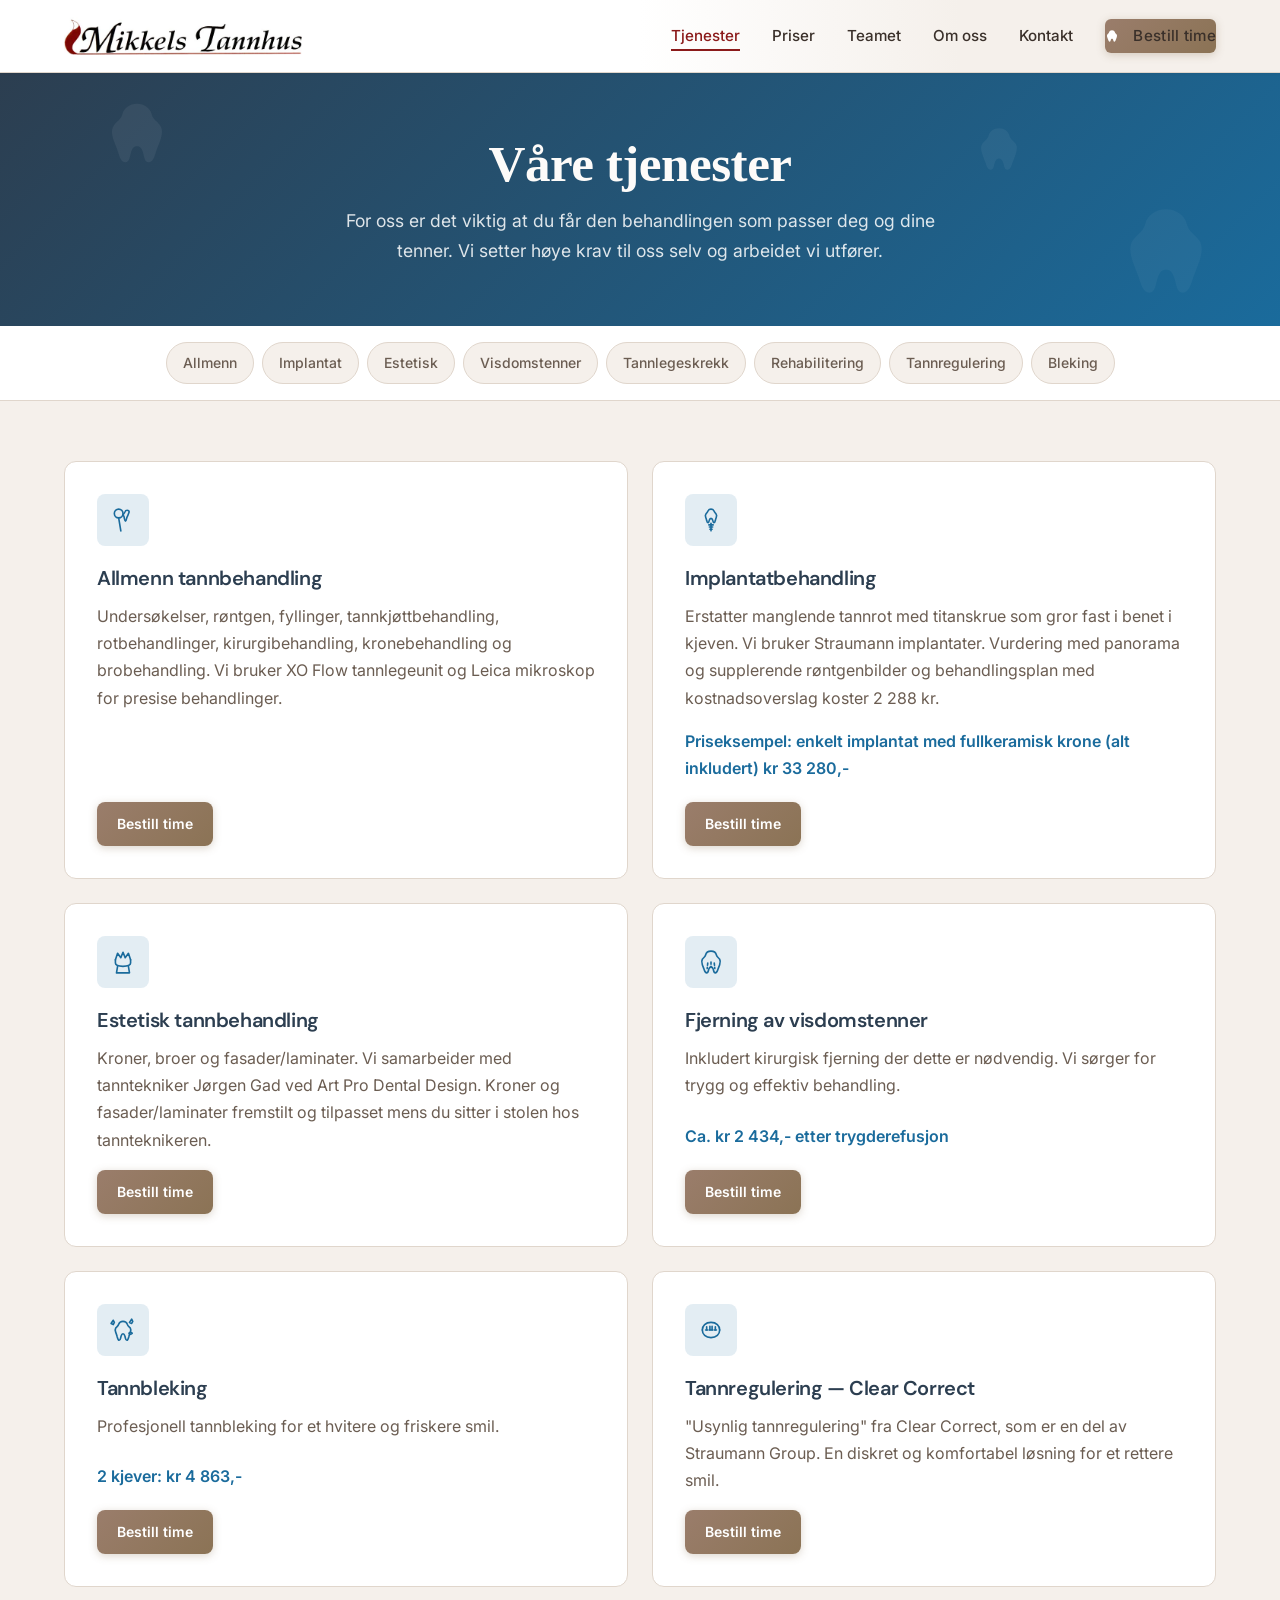
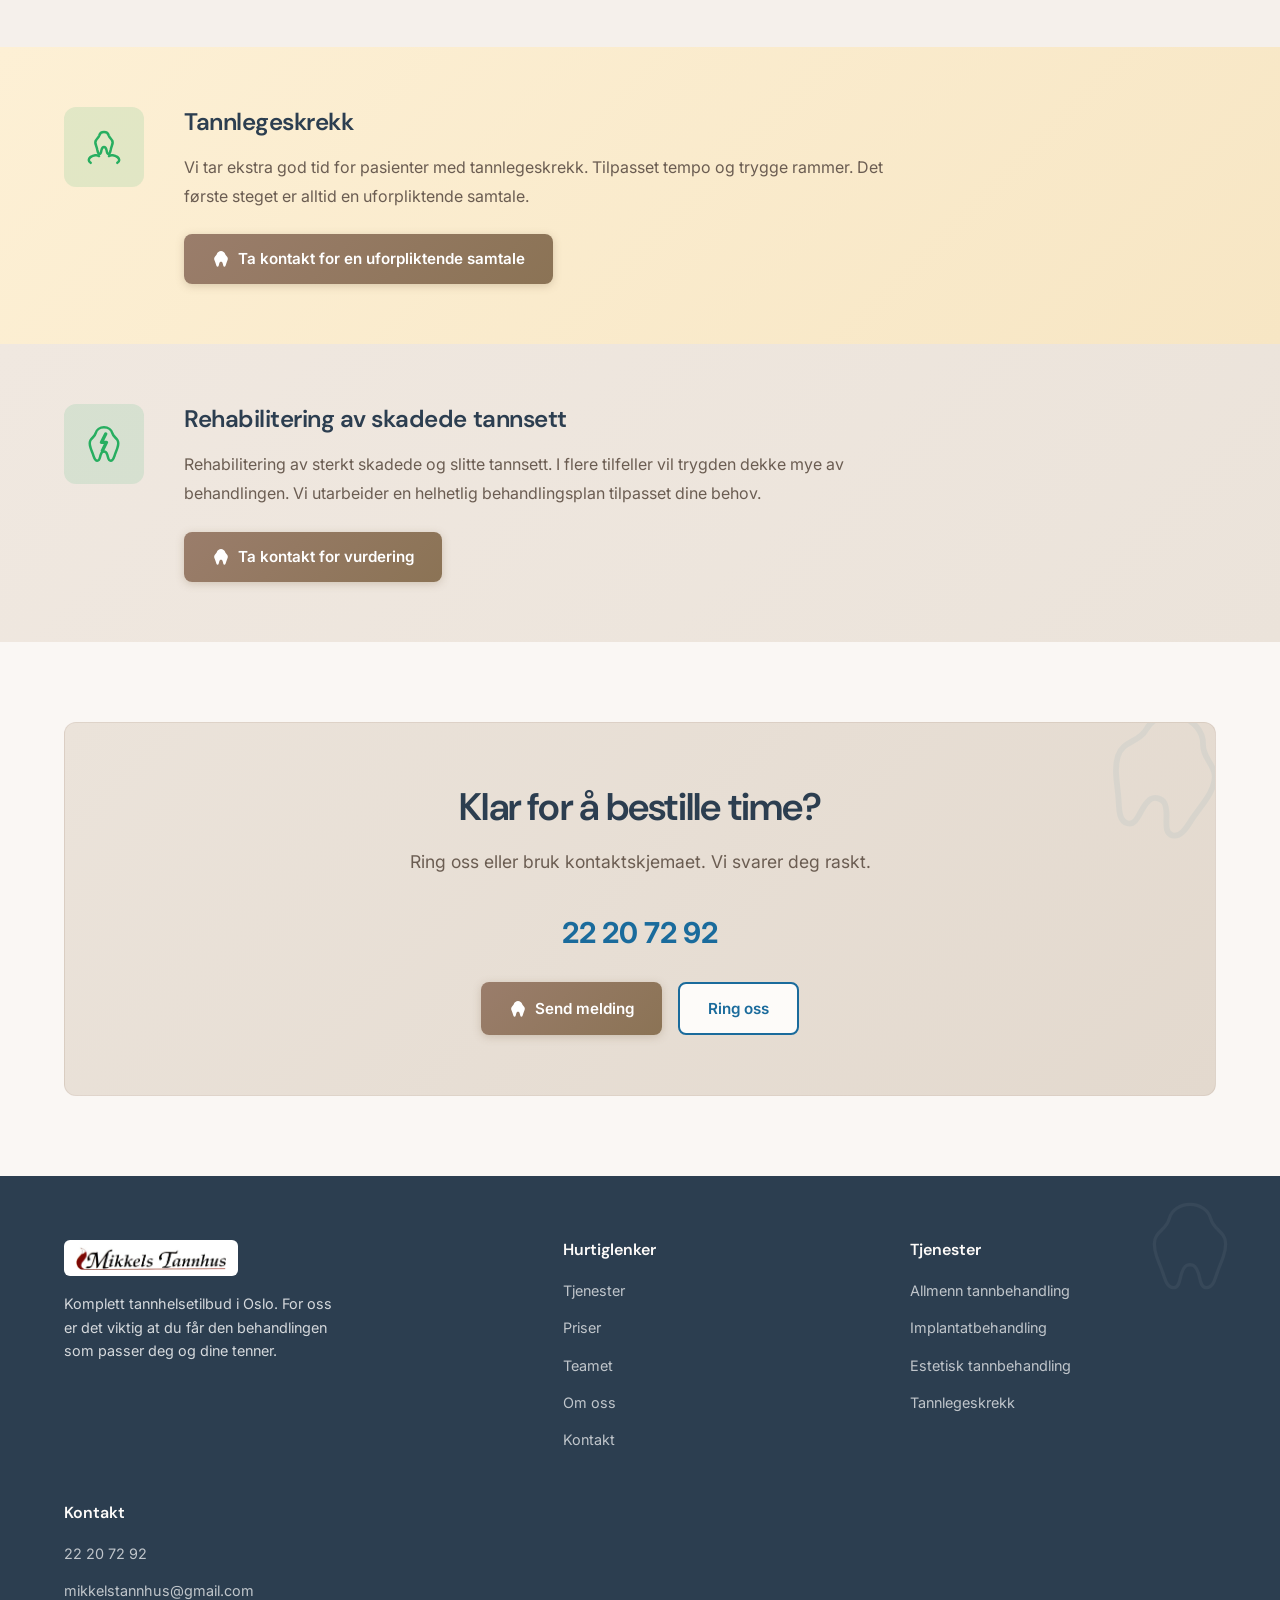
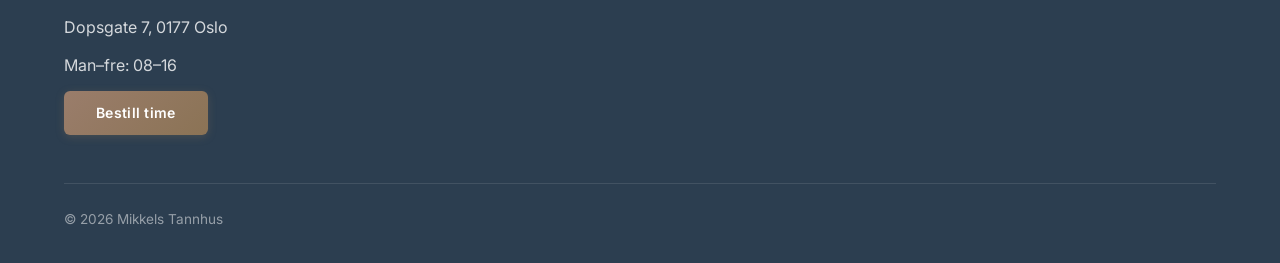
<file: tjenester.html>
<!DOCTYPE html>
<html lang="nb">
<head>
  <meta charset="UTF-8">
  <meta name="viewport" content="width=device-width, initial-scale=1.0">
  <title>Tjenester — Mikkels Tannhus</title>
  <meta name="description" content="Oversikt over alle tannbehandlinger ved Mikkels Tannhus. Allmenn tannbehandling, implantat, estetisk tannbehandling, tannbleking, tannregulering, visdomstenner og hjelp med tannlegeskrekk.">
  <meta name="keywords" content="tannbehandling oslo, tannlege tjenester, implantat, bleking, estetisk tannbehandling, tannlegeskrekk, kroner, broer, tannregulering, clear correct">

  <!-- Open Graph -->
  <meta property="og:title" content="Tjenester — Mikkels Tannhus">
  <meta property="og:description" content="For oss er det viktig at du får den behandlingen som passer deg og dine tenner. Vi setter høye krav til oss selv og arbeidet vi utfører.">
  <meta property="og:type" content="website">
  <meta property="og:locale" content="nb_NO">
  <link rel="icon" type="image/png" href="assets/images/favicon.png">
  <link rel="canonical" href="https://www.mikkelstannhus.no/tjenester.html">
  <meta name="theme-color" content="#1A6B9C">

  <!-- Fonts -->
  <link rel="preconnect" href="https://fonts.googleapis.com">
  <link rel="preconnect" href="https://fonts.gstatic.com" crossorigin>
  <link href="https://fonts.googleapis.com/css2?family=DM+Sans:wght@400;500;600;700&family=Vollkorn:wght@400;700&family=Inter:wght@400;500;600;700&display=swap" rel="stylesheet">

  <link rel="stylesheet" href="style.css">
</head>
<body>

  <a href="#main" class="skip-link">Hopp til innhold</a>

  <!-- ===== HEADER ===== -->
  <header class="header">
    <div class="container">
      <a href="index.html" class="logo">
        <img src="assets/images/logo.jpg" alt="Mikkels Tannhus" loading="eager">
      </a>
      <nav>
        <ul class="nav-links" id="navLinks">
          <li><a href="tjenester.html" class="active">Tjenester</a></li>
          <li><a href="priser.html">Priser</a></li>
          <li><a href="teamet.html">Teamet</a></li>
          <li><a href="om.html">Om oss</a></li>
          <li><a href="kontakt.html">Kontakt</a></li>
          <li><a href="kontakt.html" class="btn btn-primary btn-nav">Bestill time</a></li>
        </ul>
      </nav>
      <button class="hamburger" id="hamburger" aria-label="Meny" aria-expanded="false">
        <span></span>
        <span></span>
        <span></span>
      </button>
    </div>
  </header>

  <main id="main">

  <!-- ===== PAGE HERO ===== -->
  <section class="page-hero">
    <div class="page-hero-teeth" aria-hidden="true">
      <svg class="page-hero-tooth pht-1" viewBox="0 0 24 24" fill="rgba(255,255,255,0.06)"><path d="M12 2C9.5 2 7.5 3.5 7 5.5C6.5 7.5 5 8 4 9.5C3 11 3.5 13 4 14.5C4.5 16 5 17 5.5 18.5C6 20 6.5 22 8 22C9.5 22 9.5 20 10 18.5C10.5 17 11 16.5 12 16.5C13 16.5 13.5 17 14 18.5C14.5 20 14.5 22 16 22C17.5 22 18 20 18.5 18.5C19 17 19.5 16 20 14.5C20.5 13 21 11 20 9.5C19 8 17.5 7.5 17 5.5C16.5 3.5 14.5 2 12 2Z"/></svg>
      <svg class="page-hero-tooth pht-2" viewBox="0 0 24 24" fill="rgba(255,255,255,0.04)"><path d="M12 2C9.5 2 7.5 3.5 7 5.5C6.5 7.5 5 8 4 9.5C3 11 3.5 13 4 14.5C4.5 16 5 17 5.5 18.5C6 20 6.5 22 8 22C9.5 22 9.5 20 10 18.5C10.5 17 11 16.5 12 16.5C13 16.5 13.5 17 14 18.5C14.5 20 14.5 22 16 22C17.5 22 18 20 18.5 18.5C19 17 19.5 16 20 14.5C20.5 13 21 11 20 9.5C19 8 17.5 7.5 17 5.5C16.5 3.5 14.5 2 12 2Z"/></svg>
      <svg class="page-hero-tooth pht-3" viewBox="0 0 24 24" fill="rgba(255,255,255,0.05)"><path d="M12 2C9.5 2 7.5 3.5 7 5.5C6.5 7.5 5 8 4 9.5C3 11 3.5 13 4 14.5C4.5 16 5 17 5.5 18.5C6 20 6.5 22 8 22C9.5 22 9.5 20 10 18.5C10.5 17 11 16.5 12 16.5C13 16.5 13.5 17 14 18.5C14.5 20 14.5 22 16 22C17.5 22 18 20 18.5 18.5C19 17 19.5 16 20 14.5C20.5 13 21 11 20 9.5C19 8 17.5 7.5 17 5.5C16.5 3.5 14.5 2 12 2Z"/></svg>
    </div>
    <div class="container">
      <h1>Våre tjenester</h1>
      <p>For oss er det viktig at du får den behandlingen som passer deg og dine tenner. Vi setter høye krav til oss selv og arbeidet vi utfører.</p>
    </div>
  </section>

  <!-- ===== HURTIGNAVIGASJON ===== -->
  <nav class="services-nav" aria-label="Tjenester">
    <div class="container">
      <ul class="services-nav-list">
        <li><a href="#allmenn">Allmenn</a></li>
        <li><a href="#implantat">Implantat</a></li>
        <li><a href="#estetisk">Estetisk</a></li>
        <li><a href="#visdomstenner">Visdomstenner</a></li>
        <li><a href="#tannlegeskrekk">Tannlegeskrekk</a></li>
        <li><a href="#rehabilitering">Rehabilitering</a></li>
        <li><a href="#tannregulering">Tannregulering</a></li>
        <li><a href="#bleking">Bleking</a></li>
      </ul>
    </div>
  </nav>

  <!-- ===== TJENESTER GRID ===== -->
  <section class="services-grid-section">
    <div class="container">
      <div class="services-grid-detail">

        <!-- Allmenn tannbehandling -->
        <div class="service-card-detail fade-in" id="allmenn">
          <div class="service-icon">
            <svg xmlns="http://www.w3.org/2000/svg" viewBox="0 0 24 24" fill="none" stroke="currentColor" stroke-width="1.5" stroke-linecap="round" stroke-linejoin="round"><circle cx="8" cy="6" r="4"/><path d="M8 10l2 12"/><path d="M16 3c-1 0-2 .7-2.2 1.5-.3 1-.8 1.5-1.3 2-.5.8-.2 1.5.3 2 .3.8.3 1.2.5 2.2.3 1.5.5 2.5 1 2.5s.7-1 1-2.5c.3-1.5.5-1.5 1-2.5.5-1 .5-1.5 1-2.5S18 3 16 3Z"/></svg>
          </div>
          <h2>Allmenn tannbehandling</h2>
          <p>Undersøkelser, røntgen, fyllinger, tannkjøttbehandling, rotbehandlinger, kirurgibehandling, kronebehandling og brobehandling. Vi bruker XO Flow tannlegeunit og Leica mikroskop for presise behandlinger.</p>
          <a href="kontakt.html" class="btn btn-primary btn-sm">Bestill time</a>
        </div>

        <!-- Implantatbehandling -->
        <div class="service-card-detail fade-in" id="implantat">
          <div class="service-icon">
            <svg xmlns="http://www.w3.org/2000/svg" viewBox="0 0 24 24" fill="none" stroke="currentColor" stroke-width="1.5" stroke-linecap="round" stroke-linejoin="round"><path d="M12 2C10.5 2 9.5 2.8 9.2 3.8C8.8 5 8 5.5 7.3 6.5C6.5 7.5 6.8 8.8 7.2 9.8C7.5 10.8 7.8 11.5 8 12.5C8.3 13.8 8.5 14.5 9.3 14.5C10 14.5 10 13.5 10.3 12.5C10.7 11 11 10.5 12 10.5C13 10.5 13.3 11 13.7 12.5C14 13.5 14 14.5 14.7 14.5C15.5 14.5 15.7 13.8 16 12.5C16.2 11.5 16.5 10.8 16.8 9.8C17.2 8.8 17.5 7.5 16.7 6.5C16 5.5 15.2 5 14.8 3.8C14.5 2.8 13.5 2 12 2Z"/><line x1="12" y1="15" x2="12" y2="22"/><line x1="10" y1="16.5" x2="14" y2="16.5"/><line x1="10.5" y1="18.5" x2="13.5" y2="18.5"/><line x1="11" y1="20.5" x2="13" y2="20.5"/></svg>
          </div>
          <h2>Implantatbehandling</h2>
          <p>Erstatter manglende tannrot med titanskrue som gror fast i benet i kjeven. Vi bruker Straumann implantater. Vurdering med panorama og supplerende røntgenbilder og behandlingsplan med kostnadsoverslag koster 2 288 kr.</p>
          <span class="service-price">Priseksempel: enkelt implantat med fullkeramisk krone (alt inkludert) kr 33 280,-</span>
          <a href="kontakt.html" class="btn btn-primary btn-sm">Bestill time</a>
        </div>

        <!-- Estetisk tannbehandling -->
        <div class="service-card-detail fade-in" id="estetisk">
          <div class="service-icon">
            <svg xmlns="http://www.w3.org/2000/svg" viewBox="0 0 24 24" fill="none" stroke="currentColor" stroke-width="1.5" stroke-linecap="round" stroke-linejoin="round"><path d="M5 10L7 4L10 8L12 3L14 8L17 4L19 10"/><path d="M5 10C5 10 5 12 5 13C5 15 7 16 12 16C17 16 19 15 19 13C19 12 19 10 19 10"/><path d="M7 16L6 22H18L17 16"/></svg>
          </div>
          <h2>Estetisk tannbehandling</h2>
          <p>Kroner, broer og fasader/laminater. Vi samarbeider med tanntekniker Jørgen Gad ved Art Pro Dental Design. Kroner og fasader/laminater fremstilt og tilpasset mens du sitter i stolen hos tannteknikeren.</p>
          <a href="kontakt.html" class="btn btn-primary btn-sm">Bestill time</a>
        </div>

        <!-- Fjerning av visdomstenner -->
        <div class="service-card-detail fade-in" id="visdomstenner">
          <div class="service-icon">
            <svg xmlns="http://www.w3.org/2000/svg" viewBox="0 0 24 24" fill="none" stroke="currentColor" stroke-width="1.5" stroke-linecap="round" stroke-linejoin="round"><path d="M12 2C9.5 2 7.5 3.5 7 5.5C6.5 7.5 5 8 4 9.5C3 11 3.5 13 4 14.5C4.5 16 5 17 5.5 18.5C6 20 6.5 22 8 22C9.5 22 9.5 20 10 18.5C10.5 17 11 16.5 12 16.5C13 16.5 13.5 17 14 18.5C14.5 20 14.5 22 16 22C17.5 22 18 20 18.5 18.5C19 17 19.5 16 20 14.5C20.5 13 21 11 20 9.5C19 8 17.5 7.5 17 5.5C16.5 3.5 14.5 2 12 2Z"/><path d="M9 13L8.5 18" stroke-dasharray="2 2"/><path d="M12 12L12 17" stroke-dasharray="2 2"/><path d="M15 13L15.5 18" stroke-dasharray="2 2"/></svg>
          </div>
          <h2>Fjerning av visdomstenner</h2>
          <p>Inkludert kirurgisk fjerning der dette er nødvendig. Vi sørger for trygg og effektiv behandling.</p>
          <span class="service-price">Ca. kr 2 434,- etter trygderefusjon</span>
          <a href="kontakt.html" class="btn btn-primary btn-sm">Bestill time</a>
        </div>

        <!-- Tannbleking -->
        <div class="service-card-detail fade-in" id="bleking">
          <div class="service-icon">
            <svg xmlns="http://www.w3.org/2000/svg" viewBox="0 0 24 24" fill="none" stroke="currentColor" stroke-width="1.5" stroke-linecap="round" stroke-linejoin="round"><path d="M12 4C10 4 8.5 5.2 8 6.8C7.5 8.5 6.2 9 5.3 10.2C4.5 11.5 4.8 13 5.3 14.2C5.8 15.5 6.2 16.5 6.5 17.8C7 19.5 7.3 21.5 8.5 21.5C9.7 21.5 9.7 19.5 10.2 17.8C10.7 16 11 15.5 12 15.5C13 15.5 13.3 16 13.8 17.8C14.3 19.5 14.3 21.5 15.5 21.5C16.7 21.5 17 19.5 17.5 17.8C17.8 16.5 18.2 15.5 18.7 14.2C19.2 13 19.5 11.5 18.7 10.2C17.8 9 16.5 8.5 16 6.8C15.5 5.2 14 4 12 4Z"/><path d="M3 3L4 5L3 7L1 6L3 3Z" class="sparkle"/><path d="M20 2L21 4L20 6L18 5L20 2Z" class="sparkle"/><path d="M19 14L20.5 15L19 16L17.5 15L19 14Z" class="sparkle"/></svg>
          </div>
          <h2>Tannbleking</h2>
          <p>Profesjonell tannbleking for et hvitere og friskere smil.</p>
          <span class="service-price">2 kjever: kr 4 863,-</span>
          <a href="kontakt.html" class="btn btn-primary btn-sm">Bestill time</a>
        </div>

        <!-- Tannregulering -->
        <div class="service-card-detail fade-in" id="tannregulering">
          <div class="service-icon">
            <svg xmlns="http://www.w3.org/2000/svg" viewBox="0 0 24 24" fill="none" stroke="currentColor" stroke-width="1.5" stroke-linecap="round" stroke-linejoin="round"><path d="M4 12C4 8 7 5 12 5C17 5 20 8 20 12"/><path d="M4 12C4 16 7 19 12 19C17 19 20 16 20 12"/><path d="M7 12H9M10.5 12H13.5M15 12H17"/><path d="M8 9V12M11 8.5V12M13 8.5V12M16 9V12"/></svg>
          </div>
          <h2>Tannregulering — Clear Correct</h2>
          <p>"Usynlig tannregulering" fra Clear Correct, som er en del av Straumann Group. En diskret og komfortabel løsning for et rettere smil.</p>
          <a href="kontakt.html" class="btn btn-primary btn-sm">Bestill time</a>
        </div>

      </div>
    </div>
  </section>

  <!-- ===== TANNLEGESKREKK (FREMHEVET) ===== -->
  <section class="service-highlight-section" id="tannlegeskrekk">
    <div class="container">
      <div class="service-highlight-inner fade-in">
        <div class="service-highlight-icon">
          <svg xmlns="http://www.w3.org/2000/svg" viewBox="0 0 24 24" fill="none" stroke="currentColor" stroke-width="1.5" stroke-linecap="round" stroke-linejoin="round"><path d="M12 3C10.5 3 9.5 3.8 9.2 5C8.8 6.2 8 6.8 7.3 7.8C6.5 8.8 6.8 10 7.2 11C7.5 12 7.8 12.8 8 13.8C8.3 15 8.5 16.2 9.3 16.2C10.2 16.2 10.2 15 10.5 13.8C10.8 12.5 11 12 12 12C13 12 13.2 12.5 13.5 13.8C13.8 15 13.8 16.2 14.7 16.2C15.5 16.2 15.7 15 16 13.8C16.2 12.8 16.5 12 16.8 11C17.2 10 17.5 8.8 16.7 7.8C16 6.8 15.2 6.2 14.8 5C14.5 3.8 13.5 3 12 3Z"/><path d="M4 18C5.5 17 8 16.5 9 17.5"/><path d="M20 18C18.5 17 16 16.5 15 17.5"/><path d="M4 18C2.5 19 2.5 20.5 4 21.5"/><path d="M20 18C21.5 19 21.5 20.5 20 21.5"/></svg>
        </div>
        <div class="service-highlight-content">
          <h2>Tannlegeskrekk</h2>
          <p>Vi tar ekstra god tid for pasienter med tannlegeskrekk. Tilpasset tempo og trygge rammer. Det første steget er alltid en uforpliktende samtale.</p>
          <a href="kontakt.html" class="btn btn-primary btn-tooth-icon"><svg class="btn-icon" viewBox="0 0 20 20" fill="currentColor"><path d="M10 1C7.8 1 6 2.5 5.5 4.3C5 6 3.8 6.5 3 7.8C2 9 2.5 10.8 3 12C3.5 13.3 3.8 14 4.2 15.3C4.7 17 5 18.5 6.2 18.5C7.5 18.5 7.5 17 8 15.3C8.5 13.5 8.8 13 10 13C11.2 13 11.5 13.5 12 15.3C12.5 17 12.5 18.5 13.8 18.5C15 18.5 15.3 17 15.8 15.3C16.2 14 16.5 13.3 17 12C17.5 10.8 18 9 17 7.8C16.2 6.5 15 6 14.5 4.3C14 2.5 12.2 1 10 1Z"/></svg> Ta kontakt for en uforpliktende samtale</a>
        </div>
      </div>
    </div>
  </section>

  <!-- ===== REHABILITERING (FREMHEVET) ===== -->
  <section class="service-highlight-section" id="rehabilitering">
    <div class="container">
      <div class="service-highlight-inner fade-in">
        <div class="service-highlight-icon">
          <svg xmlns="http://www.w3.org/2000/svg" viewBox="0 0 24 24" fill="none" stroke="currentColor" stroke-width="1.5" stroke-linecap="round" stroke-linejoin="round"><path d="M12 2C9.5 2 7.5 3.5 7 5.5C6.5 7.5 5 8 4 9.5C3 11 3.5 13 4 14.5C4.5 16 5 17 5.5 18.5C6 20 6.5 22 8 22C9.5 22 9.5 20 10 18.5C10.5 17 11 16.5 12 16.5C13 16.5 13.5 17 14 18.5C14.5 20 14.5 22 16 22C17.5 22 18 20 18.5 18.5C19 17 19.5 16 20 14.5C20.5 13 21 11 20 9.5C19 8 17.5 7.5 17 5.5C16.5 3.5 14.5 2 12 2Z"/><path d="M13 6L10.5 11H13.5L11 16" stroke-width="2" stroke-linecap="round" stroke-linejoin="round"/></svg>
        </div>
        <div class="service-highlight-content">
          <h2>Rehabilitering av skadede tannsett</h2>
          <p>Rehabilitering av sterkt skadede og slitte tannsett. I flere tilfeller vil trygden dekke mye av behandlingen. Vi utarbeider en helhetlig behandlingsplan tilpasset dine behov.</p>
          <a href="kontakt.html" class="btn btn-primary btn-tooth-icon"><svg class="btn-icon" viewBox="0 0 20 20" fill="currentColor"><path d="M10 1C7.8 1 6 2.5 5.5 4.3C5 6 3.8 6.5 3 7.8C2 9 2.5 10.8 3 12C3.5 13.3 3.8 14 4.2 15.3C4.7 17 5 18.5 6.2 18.5C7.5 18.5 7.5 17 8 15.3C8.5 13.5 8.8 13 10 13C11.2 13 11.5 13.5 12 15.3C12.5 17 12.5 18.5 13.8 18.5C15 18.5 15.3 17 15.8 15.3C16.2 14 16.5 13.3 17 12C17.5 10.8 18 9 17 7.8C16.2 6.5 15 6 14.5 4.3C14 2.5 12.2 1 10 1Z"/></svg> Ta kontakt for vurdering</a>
        </div>
      </div>
    </div>
  </section>

  <!-- ===== CTA BANNER ===== -->
  <section class="cta-banner">
    <div class="container">
      <div class="cta-inner fade-in">
        <div class="cta-tooth-decor" aria-hidden="true">
          <svg viewBox="0 0 24 24" fill="none" stroke="currentColor" stroke-width="1"><path d="M12 2C9.5 2 7.5 3.5 7 5.5C6.5 7.5 5 8 4 9.5C3 11 3.5 13 4 14.5C4.5 16 5 17 5.5 18.5C6 20 6.5 22 8 22C9.5 22 9.5 20 10 18.5C10.5 17 11 16.5 12 16.5C13 16.5 13.5 17 14 18.5C14.5 20 14.5 22 16 22C17.5 22 18 20 18.5 18.5C19 17 19.5 16 20 14.5C20.5 13 21 11 20 9.5C19 8 17.5 7.5 17 5.5C16.5 3.5 14.5 2 12 2Z"/></svg>
        </div>
        <h2>Klar for å bestille time?</h2>
        <p>Ring oss eller bruk kontaktskjemaet. Vi svarer deg raskt.</p>
        <span class="cta-phone"><a href="tel:22207292">22 20 72 92</a></span>
        <div class="cta-buttons">
          <a href="kontakt.html" class="btn btn-primary btn-tooth-icon"><svg class="btn-icon" viewBox="0 0 20 20" fill="currentColor"><path d="M10 1C7.8 1 6 2.5 5.5 4.3C5 6 3.8 6.5 3 7.8C2 9 2.5 10.8 3 12C3.5 13.3 3.8 14 4.2 15.3C4.7 17 5 18.5 6.2 18.5C7.5 18.5 7.5 17 8 15.3C8.5 13.5 8.8 13 10 13C11.2 13 11.5 13.5 12 15.3C12.5 17 12.5 18.5 13.8 18.5C15 18.5 15.3 17 15.8 15.3C16.2 14 16.5 13.3 17 12C17.5 10.8 18 9 17 7.8C16.2 6.5 15 6 14.5 4.3C14 2.5 12.2 1 10 1Z"/></svg> Send melding</a>
          <a href="tel:22207292" class="btn btn-secondary">Ring oss</a>
        </div>
      </div>
    </div>
  </section>

  </main>

  <!-- ===== FOOTER ===== -->
  <footer class="footer">
    <div class="container">
      <div class="footer-grid">
        <div class="footer-brand">
          <a href="index.html" class="logo">
            <img src="assets/images/logo.jpg" alt="Mikkels Tannhus">
          </a>
          <p>Komplett tannhelsetilbud i Oslo. For oss er det viktig at du får den behandlingen som passer deg og dine tenner.</p>
        </div>
        <div>
          <h4>Hurtiglenker</h4>
          <ul class="footer-links">
            <li><a href="tjenester.html">Tjenester</a></li>
            <li><a href="priser.html">Priser</a></li>
            <li><a href="teamet.html">Teamet</a></li>
            <li><a href="om.html">Om oss</a></li>
            <li><a href="kontakt.html">Kontakt</a></li>
          </ul>
        </div>
        <div>
          <h4>Tjenester</h4>
          <ul class="footer-links">
            <li><a href="tjenester.html#allmenn">Allmenn tannbehandling</a></li>
            <li><a href="tjenester.html#implantat">Implantatbehandling</a></li>
            <li><a href="tjenester.html#estetisk">Estetisk tannbehandling</a></li>
            <li><a href="tjenester.html#tannlegeskrekk">Tannlegeskrekk</a></li>
          </ul>
        </div>
        <div>
          <h4>Kontakt</h4>
          <ul class="footer-links">
            <li><a href="tel:22207292">22 20 72 92</a></li>
            <li><a href="mailto:mikkelstannhus@gmail.com">mikkelstannhus@gmail.com</a></li>
            <li>Dopsgate 7, 0177 Oslo</li>
            <li>Man–fre: 08–16</li>
          </ul>
          <div class="footer-cta">
            <a href="kontakt.html" class="btn btn-primary btn-nav">Bestill time</a>
          </div>
        </div>
      </div>
      <div class="footer-bottom">
        <span>&copy; 2026 Mikkels Tannhus</span>
      </div>
    </div>
  </footer>


  <script src="main.js"></script>
</body>
</html>
</file>
<file: style.css>
/* ===== RESET & BASE ===== */
*, *::before, *::after {
  box-sizing: border-box;
  margin: 0;
  padding: 0;
}

:root {
  --primary: #1A6B9C;
  --primary-dark: #145980;
  --primary-light: #E8F4FA;
  --secondary: #2C3E50;
  --accent: #27AE60;
  --accent-hover: #219a52;
  --nav-hover: #8B1A1A;
  --bg: #F5F0EB;
  --bg-warm: #EFE8E0;
  --bg-cream: #FAF7F4;
  --white: #FDFBF9;
  --white-pure: #FFFFFF;
  --text: #3a302a;
  --text-light: #6b5d52;
  --border: #e0d6cc;
  --shadow-sm: 0 1px 3px rgba(60,40,20,0.06);
  --shadow-md: 0 4px 12px rgba(60,40,20,0.08);
  --shadow-lg: 0 8px 30px rgba(60,40,20,0.1);
  --radius: 12px;
  --radius-sm: 8px;
  --transition: 0.3s ease;
}

html {
  scroll-behavior: smooth;
  font-size: 16px;
}

body {
  font-family: 'Inter', 'Open Sans', -apple-system, BlinkMacSystemFont, sans-serif;
  color: var(--text);
  background: var(--bg);
  line-height: 1.7;
  -webkit-font-smoothing: antialiased;
}

img {
  max-width: 100%;
  height: auto;
  display: block;
}

a {
  color: var(--primary);
  text-decoration: none;
  transition: color var(--transition);
}

a:hover {
  color: var(--primary-dark);
}

h1 {
  font-family: 'Lora', Georgia, serif;
  color: var(--secondary);
  line-height: 1.2;
  font-weight: 700;
  letter-spacing: -0.01em;
}

h2 {
  font-family: 'DM Sans', 'Inter', sans-serif;
  color: var(--secondary);
  line-height: 1.25;
  font-weight: 600;
  letter-spacing: -0.02em;
}

h3, h4 {
  font-family: 'DM Sans', 'Inter', sans-serif;
  color: var(--secondary);
  line-height: 1.3;
  font-weight: 600;
}

h1 { font-size: clamp(2rem, 5vw, 3.2rem); }
h2 { font-size: clamp(1.6rem, 3.5vw, 2.4rem); }
h3 { font-size: clamp(1.2rem, 2.5vw, 1.5rem); }

.container {
  max-width: 1200px;
  margin: 0 auto;
  padding: 0 24px;
}

section {
  padding: 80px 0;
}

/* ===== SKIP LINK ===== */
.skip-link {
  position: absolute;
  top: -100%;
  left: 16px;
  background: var(--primary);
  color: #fff;
  padding: 8px 16px;
  border-radius: var(--radius);
  z-index: 2000;
  font-weight: 600;
  text-decoration: none;
}

.skip-link:focus {
  top: 8px;
}

/* ===== FOCUS STYLES ===== */
a:focus-visible,
button:focus-visible,
input:focus-visible,
select:focus-visible,
textarea:focus-visible {
  outline: 2px solid var(--primary);
  outline-offset: 2px;
}

/* ===== HEADER / NAV ===== */
.header {
  position: sticky;
  top: 0;
  z-index: 1000;
  background: linear-gradient(90deg, #FFFFFF 0%, #FFFFFF 50%, var(--bg) 75%);
  border-bottom: 1px solid var(--border);
  box-shadow: var(--shadow-sm);
}

.header .container {
  display: flex;
  align-items: center;
  justify-content: space-between;
  height: 72px;
}

.logo {
  display: flex;
  align-items: center;
  gap: 0;
  position: relative;
}


.logo img {
  height: 38px;
  width: auto;
}

.nav-links {
  display: flex;
  align-items: center;
  gap: 32px;
  list-style: none;
}

.nav-links a {
  color: var(--text);
  font-size: 0.95rem;
  font-weight: 500;
  position: relative;
  padding: 4px 0;
}

.nav-links a:not(.btn)::after {
  content: '';
  position: absolute;
  bottom: -2px;
  left: 0;
  width: 0;
  height: 2px;
  background: var(--nav-hover);
  transition: width var(--transition);
}

.nav-links a:not(.btn):hover::after,
.nav-links a:not(.btn).active::after {
  width: 100%;
}

.nav-links a:not(.btn):hover {
  color: var(--nav-hover);
}

.nav-links a:not(.btn).active {
  color: var(--nav-hover);
}

/* CTA Button */
.btn {
  display: inline-flex;
  align-items: center;
  gap: 8px;
  padding: 12px 28px;
  border-radius: var(--radius-sm);
  font-weight: 600;
  font-size: 0.95rem;
  cursor: pointer;
  transition: all var(--transition);
  border: none;
  text-decoration: none;
}

.btn-primary {
  background: linear-gradient(135deg, #9a7d6b, #8B7355);
  color: #fff;
  box-shadow: 0 2px 8px rgba(139, 115, 85, 0.3);
}

.btn-primary:hover {
  background: linear-gradient(135deg, #a8896f, #9a7d6b);
  color: #fff;
  transform: translateY(-1px);
  box-shadow: 0 6px 20px rgba(139, 115, 85, 0.4);
}

.btn-secondary {
  background: var(--white);
  color: var(--primary);
  border: 2px solid var(--primary);
}

.btn-secondary:hover {
  background: var(--primary);
  color: var(--white);
  transform: translateY(-1px);
}

.btn-outline {
  background: transparent;
  color: var(--white);
  border: 2px solid var(--white);
}

.btn-outline:hover {
  background: var(--white);
  color: var(--primary);
}

.btn-nav {
  padding: 10px 32px;
  font-size: 0.88rem;
  border-radius: 6px;
  letter-spacing: 0.3px;
}

/* Subtle pulse on nav CTA */
@keyframes subtlePulse {
  0%, 100% { box-shadow: 0 0 0 0 rgba(139, 115, 85, 0.4); }
  50% { box-shadow: 0 0 0 6px rgba(139, 115, 85, 0); }
}

.header .btn-nav {
  animation: subtlePulse 3s ease-in-out infinite;
  animation-delay: 2s;
}

/* Hamburger */
.hamburger {
  display: none;
  flex-direction: column;
  gap: 5px;
  cursor: pointer;
  background: none;
  border: none;
  padding: 8px;
}

.hamburger span {
  display: block;
  width: 24px;
  height: 2.5px;
  background: var(--text);
  border-radius: 2px;
  transition: all var(--transition);
}

.hamburger.active span:nth-child(1) {
  transform: rotate(45deg) translate(5px, 5px);
}

.hamburger.active span:nth-child(2) {
  opacity: 0;
}

.hamburger.active span:nth-child(3) {
  transform: rotate(-45deg) translate(5px, -5px);
}

/* ===== HERO ===== */
.hero {
  background: linear-gradient(135deg, var(--secondary) 0%, var(--primary) 60%, #1a8bc7 100%);
  color: var(--white);
  padding: 100px 0 120px;
  position: relative;
  overflow: hidden;
}

.hero::before {
  content: '';
  position: absolute;
  top: -50%;
  right: -20%;
  width: 600px;
  height: 600px;
  background: radial-gradient(circle, rgba(255,255,255,0.06) 0%, transparent 70%);
  border-radius: 50%;
}

.hero::after {
  content: '';
  position: absolute;
  bottom: -30%;
  left: -10%;
  width: 400px;
  height: 400px;
  background: radial-gradient(circle, rgba(255,255,255,0.04) 0%, transparent 70%);
  border-radius: 50%;
}

.hero .container {
  position: relative;
  z-index: 1;
  display: grid;
  grid-template-columns: 1fr 1fr;
  gap: 60px;
  align-items: center;
}

.hero-content h1 {
  color: var(--white);
  margin-bottom: 20px;
  font-size: clamp(2.2rem, 5vw, 3.4rem);
}

.hero-underline {
  text-decoration: underline;
  text-decoration-color: rgba(255,255,255,0.2);
  text-underline-offset: 5px;
  text-decoration-thickness: 2px;
}

.hero-content p {
  font-size: 1.15rem;
  line-height: 1.8;
  opacity: 0.92;
  margin-bottom: 36px;
  max-width: 520px;
}

.hero-lead {
  font-size: 1.3rem;
  font-weight: 500;
  opacity: 1;
  margin-bottom: 16px;
}

.hero-highlights {
  list-style: none;
  padding: 0;
  margin: 0 0 36px 0;
  max-width: 520px;
}

.hero-highlights li {
  position: relative;
  padding-left: 28px;
  font-size: 1.05rem;
  line-height: 1.6;
  opacity: 0.92;
  margin-bottom: 10px;
}

.hero-highlights li::before {
  content: '';
  position: absolute;
  left: 0;
  top: 8px;
  width: 16px;
  height: 16px;
  background: url("data:image/svg+xml,%3Csvg xmlns='http://www.w3.org/2000/svg' viewBox='0 0 24 24' fill='rgba(255,255,255,0.9)'%3E%3Cpath d='M12 2C9.5 2 7.5 3.5 7 5.5C6.5 7.5 5 8 4 9.5C3 11 3.5 13 4 14.5C4.5 16 5 17 5.5 18.5C6 20 6.5 22 8 22C9.5 22 9.5 20 10 18.5C10.5 17 11 16.5 12 16.5C13 16.5 13.5 17 14 18.5C14.5 20 14.5 22 16 22C17.5 22 18 20 18.5 18.5C19 17 19.5 16 20 14.5C20.5 13 21 11 20 9.5C19 8 17.5 7.5 17 5.5C16.5 3.5 14.5 2 12 2Z'/%3E%3C/svg%3E") no-repeat center;
  background-size: contain;
}

.hero-buttons {
  display: flex;
  gap: 16px;
  flex-wrap: wrap;
}

.hero-image {
  display: flex;
  justify-content: center;
  align-items: center;
}

.hero-img {
  width: 100%;
  max-width: 560px;
  border-radius: var(--radius);
  box-shadow: 0 20px 60px rgba(0,0,0,0.3);
  object-fit: cover;
}

/* ===== HERO HOURS ===== */
.hero-hours {
  position: relative;
  z-index: 1;
  text-align: center;
  margin-top: 32px;
  display: flex;
  justify-content: center;
  animation: heroSlideUp 0.8s cubic-bezier(0.22, 1, 0.36, 1) 0.6s both;
}

.hero-hours-card {
  display: flex;
  flex-direction: column;
  align-items: center;
}

.hero-hours-card span {
  font-family: 'DM Sans', sans-serif;
  color: rgba(255,255,255,0.5);
  font-size: 0.7rem;
  font-weight: 600;
  text-transform: uppercase;
  letter-spacing: 0.15em;
}

.hero-hours-card strong {
  font-family: 'DM Sans', sans-serif;
  color: rgba(255,255,255,0.9);
  font-size: 1.1rem;
  font-weight: 600;
  letter-spacing: 0.02em;
}

.hero-hours-content {
  display: flex;
  align-items: center;
  gap: 14px;
}

.hero-hours-icon {
  width: 22px;
  height: 22px;
  color: rgba(255,255,255,0.5);
  flex-shrink: 0;
}


/* ===== WAVE DIVIDER ===== */
.wave-divider {
  padding: 0;
  overflow: hidden;
  line-height: 0;
  background: var(--bg);
}

.wave-divider svg {
  width: 100%;
  height: 50px;
  display: block;
}

.wave {
  stroke-dasharray: 2400;
  stroke-dashoffset: 2400;
  animation: drawWave 2s cubic-bezier(0.4, 0, 0.2, 1) forwards;
}

.wave-1 { animation: drawWave 2s 0.2s cubic-bezier(0.4,0,0.2,1) forwards, waveBreathe1 6s 2.5s ease-in-out infinite; }
.wave-2 { animation: drawWave 2s 0.5s cubic-bezier(0.4,0,0.2,1) forwards, waveBreathe2 7s 2.8s ease-in-out infinite; }
.wave-3 { animation: drawWave 2s 0.8s cubic-bezier(0.4,0,0.2,1) forwards, waveBreathe3 8s 3.1s ease-in-out infinite; }

@keyframes drawWave {
  to { stroke-dashoffset: 0; }
}

@keyframes waveBreathe1 {
  0%, 100% { transform: translateX(0) translateY(0) scaleY(1); opacity: 1; }
  25% { transform: translateX(12px) translateY(-3px) scaleY(1.15); }
  50% { transform: translateX(-4px) translateY(2px) scaleY(0.85); opacity: 0.7; }
  75% { transform: translateX(8px) translateY(-1px) scaleY(1.1); opacity: 0.9; }
}

@keyframes waveBreathe2 {
  0%, 100% { transform: translateX(0) translateY(0) scaleY(1); opacity: 0.5; }
  30% { transform: translateX(-10px) translateY(3px) scaleY(1.2); opacity: 0.35; }
  60% { transform: translateX(8px) translateY(-2px) scaleY(0.8); opacity: 0.6; }
}

@keyframes waveBreathe3 {
  0%, 100% { transform: translateX(0) translateY(0) scaleY(1); opacity: 0.3; }
  35% { transform: translateX(14px) translateY(2px) scaleY(1.25); opacity: 0.2; }
  65% { transform: translateX(-8px) translateY(-3px) scaleY(0.75); opacity: 0.4; }
}

/* Alt wave variant */
.wave-divider--alt {
  background: var(--bg-cream);
}

.wave-alt-1 { animation: drawWave 2.2s 0.3s cubic-bezier(0.4,0,0.2,1) forwards, waveBreatheAlt1 9s 2.8s ease-in-out infinite; }
.wave-alt-2 { animation: drawWave 2.2s 0.7s cubic-bezier(0.4,0,0.2,1) forwards, waveBreatheAlt2 11s 3.2s ease-in-out infinite; }
.wave-alt-3 { animation: drawWave 2.2s 1.0s cubic-bezier(0.4,0,0.2,1) forwards, waveBreatheAlt3 8s 3.5s ease-in-out infinite; }

@keyframes waveBreatheAlt1 {
  0%, 100% { transform: translateX(0) scaleY(1); opacity: 1; }
  30% { transform: translateX(-10px) scaleY(0.85); opacity: 0.8; }
  60% { transform: translateX(14px) scaleY(1.2); }
  80% { transform: translateX(4px) scaleY(0.9); opacity: 0.9; }
}

@keyframes waveBreatheAlt2 {
  0%, 100% { transform: translateX(0) scaleY(1); opacity: 0.4; }
  40% { transform: translateX(12px) scaleY(1.3); opacity: 0.25; }
  70% { transform: translateX(-6px) scaleY(0.7); opacity: 0.5; }
}

@keyframes waveBreatheAlt3 {
  0%, 100% { transform: translateX(0) scaleY(1); opacity: 0.2; }
  25% { transform: translateX(-12px) scaleY(1.15); opacity: 0.35; }
  50% { transform: translateX(10px) scaleY(0.8); opacity: 0.15; }
  75% { transform: translateX(-5px) scaleY(1.1); opacity: 0.3; }
}

/* ===== TRUST BADGES ===== */
.trust {
  background: var(--bg);
  padding: 60px 0 40px;
  position: relative;
  z-index: 2;
}

.trust-grid {
  display: grid;
  grid-template-columns: repeat(4, 1fr);
  gap: 24px;
}

.trust-card {
  text-align: center;
  padding: 32px 20px;
  background: rgba(255, 255, 255, 0.6);
  border-radius: var(--radius);
  border: 1px solid rgba(139, 26, 26, 0.15);
  box-shadow: 0 2px 12px rgba(139, 26, 26, 0.04);
  transition: transform 0.4s cubic-bezier(0.22, 1, 0.36, 1), box-shadow 0.4s ease, border-color 0.3s ease;
}

.trust-card:hover {
  transform: translateY(-4px);
  box-shadow: 0 8px 28px rgba(139, 26, 26, 0.08);
  border-color: rgba(139, 26, 26, 0.3);
}

.trust-icon {
  width: 56px;
  height: 56px;
  margin: 0 auto 16px;
  background: rgba(139, 26, 26, 0.08);
  border-radius: 50%;
  display: flex;
  align-items: center;
  justify-content: center;
}

.trust-icon svg {
  width: 28px;
  height: 28px;
  color: #8B1A1A;
}

.trust-card h3 {
  font-size: 1.1rem;
  margin-bottom: 8px;
}

.trust-card p {
  color: var(--text-light);
  font-size: 0.9rem;
  line-height: 1.5;
}

/* ===== SECTION HEADERS ===== */
.section-header {
  text-align: center;
  margin-bottom: 56px;
}

.section-header h2 {
  margin-bottom: 12px;
}

.section-header p {
  color: var(--text-light);
  font-size: 1.1rem;
  max-width: 600px;
  margin: 0 auto;
}

.section-label {
  display: inline-block;
  font-size: 0.85rem;
  font-weight: 600;
  color: var(--primary);
  text-transform: uppercase;
  letter-spacing: 1.5px;
  margin-bottom: 8px;
}

/* ===== SERVICES GRID ===== */
.services {
  background: var(--bg);
}

.services-grid {
  display: grid;
  grid-template-columns: repeat(3, 1fr);
  gap: 24px;
}

.service-card {
  padding: 36px 28px;
  border-radius: var(--radius);
  box-shadow: var(--shadow-sm);
  transition: all var(--transition);
  border: 1px solid transparent;
  display: flex;
  flex-direction: column;
}

/* Lik gradient på alle tjeneste-kort */
.service-card {
  background: linear-gradient(135deg, var(--white-pure) 0%, #f5efe9 100%);
  border-color: rgba(139, 26, 26, 0.06);
}

.service-card:hover {
  transform: translateY(-4px);
  box-shadow: var(--shadow-lg);
  border-color: #a0857a;
  background: linear-gradient(135deg, #fdfaf7 0%, #f0e8df 100%);
}

.service-card--highlight {
  background: linear-gradient(135deg, #fffef5 0%, #fef9e7 100%);
  border-color: rgba(245, 199, 50, 0.2);
}

.service-card--highlight:hover {
  border-color: #f5c732;
  background: linear-gradient(135deg, #fffdf0 0%, #fdf3d0 100%);
}

.service-icon {
  width: 52px;
  height: 52px;
  background: rgba(26, 107, 156, 0.12);
  border-radius: var(--radius-sm);
  display: flex;
  align-items: center;
  justify-content: center;
  margin-bottom: 20px;
}

.service-icon svg {
  width: 26px;
  height: 26px;
  color: var(--primary);
}

.service-card h3 {
  margin-bottom: 12px;
}

.service-card p {
  color: var(--text-light);
  font-size: 0.95rem;
  margin-bottom: 16px;
  flex-grow: 1;
}

.service-price {
  font-size: 0.9rem;
  color: var(--primary);
  font-weight: 600;
  margin-bottom: 16px;
}

.service-card .link-arrow {
  color: var(--primary);
  font-weight: 600;
  font-size: 0.9rem;
  display: inline-flex;
  align-items: center;
  gap: 6px;
}

.service-card .link-arrow:hover {
  gap: 10px;
}

/* ===== COMPACT SERVICES (homepage) ===== */
.services-compact-grid {
  display: grid;
  grid-template-columns: repeat(2, 1fr);
  gap: 12px;
}

.service-compact {
  display: flex;
  align-items: center;
  gap: 16px;
  padding: 18px 22px;
  background: var(--white-pure);
  border: 1px solid var(--border);
  border-radius: var(--radius-sm);
  text-decoration: none;
  color: var(--text);
  transition: transform 0.3s cubic-bezier(0.22, 1, 0.36, 1), box-shadow 0.3s ease, border-color 0.3s ease;
}

.service-compact:hover {
  transform: translateY(-3px);
  box-shadow: var(--shadow-md);
  border-color: var(--primary);
  color: var(--text);
}

.service-compact-icon {
  width: 42px;
  height: 42px;
  min-width: 42px;
  background: rgba(26, 107, 156, 0.1);
  border-radius: var(--radius-sm);
  display: flex;
  align-items: center;
  justify-content: center;
  transition: transform 0.3s ease;
}

.service-compact:hover .service-compact-icon {
  transform: scale(1.1) rotate(3deg);
}

.service-compact-icon svg {
  width: 22px;
  height: 22px;
  color: var(--primary);
}

.service-compact-info {
  flex: 1;
  min-width: 0;
}

.service-compact-info h3 {
  font-size: 0.95rem;
  margin-bottom: 2px;
  color: var(--text);
}

.service-compact-info p {
  font-size: 0.82rem;
  color: var(--text-light);
  line-height: 1.4;
  margin: 0;
}

.service-compact-arrow {
  color: var(--primary);
  font-size: 1.1rem;
  font-weight: 600;
  margin-left: auto;
  flex-shrink: 0;
  transition: transform 0.3s ease;
}

.service-compact:hover .service-compact-arrow {
  transform: translateX(4px);
}

.services-footer {
  text-align: center;
  margin-top: 32px;
}

/* ===== TEAM PREVIEW (homepage) ===== */
.team-preview {
  background: var(--bg-cream);
  padding: 80px 0;
}

.team-preview-grid {
  display: flex;
  justify-content: center;
  gap: 36px;
  flex-wrap: wrap;
}

.team-preview-card {
  text-align: center;
  max-width: 170px;
}

.team-preview-avatar {
  width: 120px;
  height: 120px;
  border-radius: 50%;
  margin: 0 auto 16px;
  background: var(--primary-light);
  overflow: hidden;
  border: 4px solid var(--white-pure);
  box-shadow: var(--shadow-md);
  transition: transform 0.4s cubic-bezier(0.22, 1, 0.36, 1), box-shadow 0.4s ease;
}

.team-preview-card:hover .team-preview-avatar {
  transform: scale(1.05);
  box-shadow: var(--shadow-lg);
}

.team-preview-avatar img {
  width: 100%;
  height: 100%;
  object-fit: cover;
  object-position: center 15%;
}

.team-preview-card h3 {
  font-size: 1.05rem;
  margin-bottom: 4px;
}

.team-preview-card .role {
  color: var(--primary);
  font-weight: 600;
  font-size: 0.85rem;
  display: block;
}

.team-preview-link {
  text-align: center;
  margin-top: 32px;
}

.team-preview-link .link-arrow {
  color: var(--primary);
  font-weight: 600;
  font-size: 0.95rem;
  display: inline-flex;
  align-items: center;
  gap: 6px;
}

.team-preview-link .link-arrow:hover {
  gap: 10px;
}

/* ===== CONTACT CTA (homepage) ===== */
.contact-cta {
  background: var(--bg);
  padding: 0;
}

.contact-cta .container {
  padding-top: 80px;
  padding-bottom: 60px;
}

.contact-cta-header {
  text-align: center;
  margin-bottom: 48px;
}

.contact-cta-header h2 {
  margin-bottom: 12px;
}

.contact-cta-header p {
  color: var(--text-light);
  font-size: 1.05rem;
  margin-bottom: 28px;
}

.contact-cta-grid {
  display: grid;
  grid-template-columns: repeat(3, 1fr);
  gap: 32px;
}

/* ===== TEAM SECTION ===== */
.team {
  background: var(--white);
}

.team-grid {
  display: grid;
  grid-template-columns: repeat(3, 1fr);
  gap: 32px;
}

.team-card {
  text-align: center;
  padding: 40px 28px;
  border-radius: var(--radius);
  background: var(--bg);
  transition: all var(--transition);
}

.team-card:hover {
  transform: translateY(-4px);
  box-shadow: var(--shadow-lg);
}

.team-avatar {
  width: 140px;
  height: 140px;
  border-radius: 50%;
  margin: 0 auto 20px;
  background: var(--primary-light);
  display: flex;
  align-items: center;
  justify-content: center;
  overflow: hidden;
  border: 4px solid var(--white);
  box-shadow: var(--shadow-md);
}

.team-avatar img {
  width: 100%;
  height: 100%;
  object-fit: cover;
  object-position: center 15%;
}

.team-avatar svg {
  width: 60px;
  height: 60px;
  color: var(--primary);
  opacity: 0.5;
}

.team-card h3 {
  margin-bottom: 4px;
}

.team-card .role {
  color: var(--primary);
  font-weight: 600;
  font-size: 0.9rem;
  margin-bottom: 12px;
}

.team-card p {
  color: var(--text-light);
  font-size: 0.92rem;
  line-height: 1.6;
}

/* ===== WHY US ===== */
.why-us {
  background: linear-gradient(135deg, var(--secondary) 0%, var(--primary) 100%);
  color: var(--white);
}

.why-us .section-header h2,
.why-us .section-label {
  color: var(--white);
}

.why-us .section-header p {
  color: rgba(255,255,255,0.8);
}

.why-grid {
  display: grid;
  grid-template-columns: repeat(2, 1fr);
  gap: 24px;
}

.why-card {
  display: flex;
  gap: 20px;
  padding: 28px;
  background: rgba(255,255,255,0.1);
  border-radius: var(--radius);
  backdrop-filter: blur(10px);
  border: 1px solid rgba(255,255,255,0.12);
  transition: all var(--transition);
}

.why-card:hover {
  background: rgba(255,255,255,0.15);
  transform: translateY(-2px);
}

.why-card-icon {
  flex-shrink: 0;
  width: 48px;
  height: 48px;
  background: rgba(255,255,255,0.15);
  border-radius: var(--radius-sm);
  display: flex;
  align-items: center;
  justify-content: center;
}

.why-card-icon svg {
  width: 24px;
  height: 24px;
}

.why-card h3 {
  color: var(--white);
  margin-bottom: 6px;
  font-size: 1.1rem;
}

.why-card p {
  color: rgba(255,255,255,0.8);
  font-size: 0.92rem;
  line-height: 1.5;
}

/* ===== CTA BANNER ===== */
.cta-banner {
  background: var(--bg-cream);
  padding: 80px 0;
}

.cta-inner {
  background: linear-gradient(135deg, #ebe3da 0%, #e3d9ce 100%);
  border-radius: var(--radius);
  padding: 60px;
  text-align: center;
  border: 1px solid rgba(160, 133, 122, 0.15);
}

.cta-inner h2 {
  margin-bottom: 16px;
}

.cta-inner p {
  color: var(--text-light);
  font-size: 1.1rem;
  margin-bottom: 32px;
  max-width: 500px;
  margin-left: auto;
  margin-right: auto;
}

.cta-phone {
  font-size: 1.8rem;
  font-weight: 700;
  color: var(--primary);
  margin-bottom: 24px;
  display: block;
}

.cta-phone a {
  color: var(--primary);
}

.cta-phone a:hover {
  color: var(--primary-dark);
}

/* ===== CONTACT INFO BAR ===== */
.contact-bar {
  background: linear-gradient(180deg, var(--bg) 0%, var(--bg-warm) 100%);
  padding: 60px 0;
}

.contact-grid {
  display: grid;
  grid-template-columns: 1fr 1fr 1fr;
  gap: 32px;
}

.contact-item {
  display: flex;
  gap: 16px;
  align-items: flex-start;
}

.contact-item-icon {
  flex-shrink: 0;
  width: 48px;
  height: 48px;
  background: var(--primary-light);
  border-radius: var(--radius-sm);
  display: flex;
  align-items: center;
  justify-content: center;
}

.contact-item-icon svg {
  width: 22px;
  height: 22px;
  color: var(--primary);
}

.contact-item h3 {
  font-size: 1rem;
  margin-bottom: 4px;
}

.contact-item p {
  color: var(--text-light);
  font-size: 0.92rem;
  line-height: 1.5;
}

/* ===== MAP ===== */
.map-section {
  padding: 0;
}

.map-section iframe {
  width: 100%;
  height: 400px;
  border: none;
  display: block;
}

/* ===== FOOTER ===== */
.footer {
  background: var(--secondary);
  color: rgba(255,255,255,0.8);
  padding: 64px 0 32px;
}

.footer-grid {
  display: grid;
  grid-template-columns: 1.5fr 1fr 1fr;
  gap: 40px;
  margin-bottom: 48px;
}

.footer-brand .logo img {
  height: 36px;
  background: var(--white-pure);
  padding: 6px 12px;
  border-radius: 6px;
  margin-bottom: 16px;
}

.footer-brand p {
  font-size: 0.9rem;
  line-height: 1.6;
  max-width: 280px;
}

.footer h4 {
  color: var(--white);
  font-size: 1rem;
  margin-bottom: 16px;
}

.footer-links {
  list-style: none;
}

.footer-links li {
  margin-bottom: 10px;
}

.footer-links a {
  color: rgba(255,255,255,0.7);
  font-size: 0.9rem;
  transition: color var(--transition);
}

.footer-links a:hover {
  color: var(--white);
}

.footer-bottom {
  border-top: 1px solid rgba(255,255,255,0.1);
  padding-top: 24px;
  display: flex;
  justify-content: space-between;
  align-items: center;
  font-size: 0.85rem;
  color: rgba(255,255,255,0.5);
}

/* ===== PRISER PAGE ===== */
.prices-page {
  background: var(--bg);
  padding: 80px 0;
}

.price-category {
  margin-bottom: 48px;
}

.price-category-header {
  margin-bottom: 16px;
  display: flex;
  align-items: center;
  gap: 12px;
  flex-wrap: wrap;
}

.price-category-header h2 {
  font-size: 1.4rem;
  color: var(--secondary);
  margin-bottom: 2px;
}

.price-category-sub {
  font-size: 0.9rem;
  color: var(--text-light);
}

.price-card {
  background: var(--white-pure);
  border-radius: var(--radius);
  border: 1px solid var(--border);
  overflow: hidden;
}

.price-table {
  width: 100%;
  border-collapse: collapse;
}

.price-table tr {
  border-bottom: 1px solid var(--border);
  transition: background var(--transition);
}

.price-table tr:last-child {
  border-bottom: none;
}

.price-table tr:hover {
  background: var(--primary-light);
}

.price-table td {
  padding: 18px 24px;
  font-size: 0.95rem;
}

.price-table td:last-child {
  text-align: right;
  font-weight: 600;
  color: var(--primary);
  white-space: nowrap;
}

.price-detail {
  display: block;
  font-size: 0.82rem;
  color: var(--text-light);
  margin-top: 2px;
}

.price-include {
  padding: 14px 24px;
  background: var(--primary-light);
  font-size: 0.85rem;
  color: var(--text-light);
  line-height: 1.5;
}

.price-notes-box {
  background: var(--white-pure);
  border-radius: var(--radius);
  border: 1px solid var(--border);
  padding: 32px;
  margin-top: 16px;
}

.price-notes-box h3 {
  font-size: 1.1rem;
  margin-bottom: 16px;
}

.price-notes-box ul {
  list-style: none;
  padding: 0;
}

.price-notes-box li {
  padding: 8px 0;
  padding-left: 20px;
  position: relative;
  font-size: 0.92rem;
  color: var(--text-light);
  line-height: 1.5;
}

.price-notes-box li::before {
  content: '';
  position: absolute;
  left: 0;
  top: 16px;
  width: 6px;
  height: 6px;
  border-radius: 50%;
  background: var(--primary);
}

/* ===== TJENESTER PAGE ===== */

/* Quick-nav bar */
.services-nav {
  background: var(--white-pure);
  border-bottom: 1px solid var(--border);
  padding: 16px 0;
  position: sticky;
  top: 72px;
  z-index: 90;
}

.services-nav-list {
  display: flex;
  gap: 8px;
  list-style: none;
  flex-wrap: wrap;
  justify-content: center;
}

.services-nav-list a {
  display: block;
  padding: 8px 16px;
  border-radius: 100px;
  font-size: 0.875rem;
  font-weight: 500;
  color: var(--text-light);
  background: var(--bg);
  border: 1px solid var(--border);
  transition: all var(--transition);
}

.services-nav-list a:hover {
  background: var(--primary-light);
  color: var(--primary);
  border-color: var(--primary);
}

/* Services grid */
.services-grid-section {
  padding: 60px 0;
}

.services-grid-detail {
  display: grid;
  grid-template-columns: repeat(2, 1fr);
  gap: 24px;
}

.service-card-detail {
  background: var(--white-pure);
  border-radius: var(--radius);
  padding: 32px;
  border: 1px solid var(--border);
  display: flex;
  flex-direction: column;
  transition: all var(--transition);
}

.service-card-detail:hover {
  box-shadow: var(--shadow-md);
  border-color: rgba(26, 107, 156, 0.25);
  transform: translateY(-2px);
}

.service-card-detail .service-icon {
  margin-bottom: 20px;
}

.service-card-detail:hover .service-icon {
  transform: scale(1.1) rotate(3deg);
}

.service-card-detail h2 {
  font-size: 1.25rem;
  margin-bottom: 12px;
}

.service-card-detail p {
  color: var(--text-light);
  line-height: 1.7;
  margin-bottom: 16px;
  flex: 1;
}

.service-card-detail .service-price {
  font-size: 1rem;
  font-weight: 600;
  color: var(--primary);
  display: block;
  margin-bottom: 20px;
}

.btn-sm {
  align-self: flex-start;
  padding: 10px 20px;
  font-size: 0.875rem;
}

/* Highlight sections (tannlegevakt, tannlegeskrekk) */
.service-highlight-section {
  padding: 60px 0;
  background: linear-gradient(135deg, #f0e8e0 0%, #ebe3da 100%);
}

.service-highlight-section#tannlegeskrekk {
  background: linear-gradient(135deg, #fdf0d5 0%, #f7e6c4 100%);
}

.service-highlight--emergency {
  background: linear-gradient(135deg, #fef3cd 0%, #fff8e1 100%);
}

.service-highlight-inner {
  display: flex;
  align-items: flex-start;
  gap: 40px;
}

.service-highlight-icon {
  width: 80px;
  height: 80px;
  min-width: 80px;
  background: rgba(39, 174, 96, 0.12);
  border-radius: var(--radius);
  display: flex;
  align-items: center;
  justify-content: center;
  transition: transform 0.4s cubic-bezier(0.22, 1, 0.36, 1);
}

.service-highlight-icon svg {
  width: 40px;
  height: 40px;
  color: var(--accent);
}

.service-highlight--emergency .service-highlight-icon {
  background: rgba(245, 158, 11, 0.15);
}

.service-highlight--emergency .service-highlight-icon svg {
  color: #d97706;
}

.service-highlight-section:hover .service-highlight-icon {
  transform: scale(1.1) rotate(3deg);
}

.service-highlight-content h2 {
  font-size: 1.5rem;
  margin-bottom: 16px;
}

.service-highlight-content p {
  color: var(--text-light);
  line-height: 1.8;
  margin-bottom: 24px;
  max-width: 700px;
}

/* ===== REVIEWS ===== */
.reviews-section {
  padding: 80px 0;
  background: linear-gradient(180deg, var(--bg-cream) 0%, var(--bg) 100%);
}

.reviews-rating {
  display: flex;
  align-items: center;
  gap: 12px;
  justify-content: center;
  margin-top: 16px;
}

.reviews-stars {
  display: flex;
  gap: 2px;
}

.reviews-stars svg {
  width: 22px;
  height: 22px;
}

.reviews-score {
  color: var(--text-light);
  font-size: 0.95rem;
}

.reviews-grid {
  display: grid;
  grid-template-columns: repeat(3, 1fr);
  gap: 24px;
  margin-top: 48px;
}

.review-card {
  background: var(--white-pure);
  border-radius: var(--radius);
  padding: 32px;
  border: 1px solid var(--border);
  transition: all var(--transition);
}

.review-card:hover {
  box-shadow: var(--shadow-md);
  transform: translateY(-2px);
}

.review-stars {
  display: flex;
  gap: 2px;
  margin-bottom: 16px;
}

.review-stars svg {
  width: 18px;
  height: 18px;
}

.review-title {
  font-size: 1rem;
  font-weight: 600;
  color: var(--secondary);
  margin-bottom: 8px;
}

.review-text {
  color: var(--text);
  line-height: 1.7;
  font-style: italic;
  margin-bottom: 16px;
}

.review-source {
  color: var(--text-light);
  font-size: 0.85rem;
}

/* Responsive for new components */
@media (max-width: 768px) {
  .services-grid-detail {
    grid-template-columns: 1fr;
  }

  .services-nav {
    top: 60px;
  }

  .services-nav-list {
    gap: 6px;
  }

  .services-nav-list a {
    padding: 6px 12px;
    font-size: 0.8rem;
  }

  .service-highlight-inner {
    flex-direction: column;
    gap: 24px;
  }

  .reviews-grid {
    grid-template-columns: 1fr;
  }
}

/* Legacy service-detail */
.service-detail {
  padding: 40px 0;
  border-bottom: 1px solid var(--border);
}

.service-detail:last-child {
  border-bottom: none;
}

.service-detail-header {
  display: flex;
  align-items: center;
  gap: 16px;
  margin-bottom: 16px;
}

.service-detail h3 {
  margin: 0;
}

.service-detail p {
  color: var(--text-light);
  line-height: 1.7;
  max-width: 700px;
  margin-bottom: 16px;
}

.service-detail .service-price {
  font-size: 1rem;
}

/* ===== TEAM PAGE ===== */
.team-detail {
  display: grid;
  grid-template-columns: 200px 1fr;
  gap: 40px;
  align-items: start;
  padding: 48px 0;
  border-bottom: 1px solid var(--border);
}

.team-detail:last-child {
  border-bottom: none;
}

.team-detail-avatar {
  width: 200px;
  height: 200px;
  border-radius: 50%;
  background: var(--primary-light);
  display: flex;
  align-items: center;
  justify-content: center;
  overflow: hidden;
  border: 4px solid var(--white);
  box-shadow: var(--shadow-md);
}

.team-detail-avatar img {
  width: 100%;
  height: 100%;
  object-fit: cover;
  object-position: center 15%;
}

.team-detail-avatar svg {
  width: 80px;
  height: 80px;
  color: var(--primary);
  opacity: 0.4;
}

.team-detail h3 {
  font-size: 1.5rem;
  margin-bottom: 4px;
}

.team-detail .role {
  color: var(--primary);
  font-weight: 600;
  margin-bottom: 16px;
  display: block;
}

.team-detail p {
  color: var(--text-light);
  line-height: 1.7;
  margin-bottom: 12px;
}

.team-detail .specialties {
  display: flex;
  gap: 8px;
  flex-wrap: wrap;
  margin-top: 16px;
}

.specialty-tag {
  background: var(--primary-light);
  color: var(--primary);
  padding: 6px 14px;
  border-radius: 20px;
  font-size: 0.85rem;
  font-weight: 500;
}

/* ===== PAGE HERO (sub pages) ===== */
.page-hero {
  background: linear-gradient(135deg, var(--secondary) 0%, var(--primary) 100%);
  color: var(--white);
  padding: 60px 0;
  text-align: center;
}

.page-hero h1 {
  color: var(--white);
  margin-bottom: 12px;
}

.page-hero p {
  color: rgba(255,255,255,0.85);
  font-size: 1.1rem;
  max-width: 600px;
  margin: 0 auto;
}

/* ===== CONTACT FORM ===== */
.contact-form-section {
  background: var(--bg-cream);
}

.contact-layout {
  display: grid;
  grid-template-columns: 1fr 1fr;
  gap: 60px;
}

.form-group {
  margin-bottom: 20px;
}

.form-group label {
  display: block;
  font-weight: 600;
  font-size: 0.9rem;
  margin-bottom: 6px;
  color: var(--secondary);
}

.form-group input,
.form-group textarea,
.form-group select {
  width: 100%;
  padding: 14px 16px;
  border: 1px solid var(--border);
  border-radius: var(--radius-sm);
  font-family: inherit;
  font-size: 1rem;
  color: var(--text);
  background: var(--bg);
  transition: border-color var(--transition), box-shadow var(--transition);
}

.form-group input:focus,
.form-group textarea:focus,
.form-group select:focus {
  outline: none;
  border-color: var(--primary);
  box-shadow: 0 0 0 3px rgba(26, 107, 156, 0.15);
}

.form-group textarea {
  resize: vertical;
  min-height: 140px;
}

.contact-info-sidebar h3 {
  margin-bottom: 24px;
}

.sidebar-item {
  display: flex;
  gap: 16px;
  margin-bottom: 28px;
  align-items: flex-start;
}

.sidebar-item-icon {
  flex-shrink: 0;
  width: 44px;
  height: 44px;
  background: var(--primary-light);
  border-radius: var(--radius-sm);
  display: flex;
  align-items: center;
  justify-content: center;
}

.sidebar-item-icon svg {
  width: 20px;
  height: 20px;
  color: var(--primary);
}

.sidebar-item h4 {
  font-size: 0.95rem;
  margin-bottom: 4px;
}

.sidebar-item p {
  color: var(--text-light);
  font-size: 0.9rem;
  line-height: 1.5;
}

.hours-table {
  width: 100%;
  font-size: 0.9rem;
}

.hours-table td {
  padding: 6px 0;
  color: var(--text-light);
}

.hours-table td:first-child {
  font-weight: 500;
  color: var(--text);
}

/* ===== OM OSS — STORY SECTION ===== */
.about-story {
  background: var(--bg-cream);
  padding: 100px 0;
}

.about-story-grid {
  display: grid;
  grid-template-columns: 1fr 1fr;
  gap: 60px;
  align-items: center;
}

.about-story-image {
  border-radius: var(--radius);
  overflow: hidden;
  box-shadow: var(--shadow-lg);
}

.about-story-image img {
  width: 100%;
  height: 100%;
  object-fit: cover;
  aspect-ratio: 4/3;
}

.about-story-text .section-label {
  margin-bottom: 12px;
}

.about-story-text h2 {
  margin-bottom: 24px;
}

.about-story-text p {
  color: var(--text-light);
  font-size: 1.05rem;
  line-height: 1.8;
  margin-bottom: 16px;
}

/* ===== OM OSS — VALUES ===== */
.about-values-section {
  background: var(--bg);
  padding: 100px 0;
}

.values-grid {
  display: grid;
  grid-template-columns: repeat(4, 1fr);
  gap: 24px;
}

.value-card {
  background: var(--white-pure);
  padding: 36px 28px;
  border-radius: var(--radius);
  text-align: center;
  border: 1px solid var(--border);
  transition: all var(--transition);
}

.value-card:hover {
  transform: translateY(-4px);
  box-shadow: var(--shadow-lg);
  border-color: var(--primary);
}

.value-icon {
  width: 56px;
  height: 56px;
  margin: 0 auto 20px;
  background: var(--primary-light);
  border-radius: 50%;
  display: flex;
  align-items: center;
  justify-content: center;
}

.value-icon svg {
  width: 26px;
  height: 26px;
  color: var(--primary);
}

.value-card h3 {
  margin-bottom: 10px;
  font-size: 1.05rem;
}

.value-card p {
  color: var(--text-light);
  font-size: 0.9rem;
  line-height: 1.6;
}

/* ===== OM OSS — PRACTICAL ===== */
.practical-section {
  background: var(--bg-cream);
  padding: 100px 0;
}

.practical-cards {
  display: grid;
  grid-template-columns: repeat(3, 1fr);
  gap: 24px;
}

.practical-card {
  background: var(--bg);
  padding: 36px 28px;
  border-radius: var(--radius);
  text-align: center;
  border: 1px solid var(--border);
  transition: all var(--transition);
}

.practical-card:hover {
  transform: translateY(-2px);
  box-shadow: var(--shadow-md);
}

.practical-icon {
  width: 56px;
  height: 56px;
  margin: 0 auto 20px;
  background: var(--primary-light);
  border-radius: 50%;
  display: flex;
  align-items: center;
  justify-content: center;
}

.practical-icon svg {
  width: 26px;
  height: 26px;
  color: var(--primary);
}

.practical-card h3 {
  margin-bottom: 10px;
  font-size: 1.1rem;
}

.practical-card p {
  color: var(--text-light);
  font-size: 0.92rem;
  line-height: 1.6;
}

/* ===== TEAMET PAGE — CARD LAYOUT ===== */
.team-showcase {
  background: var(--bg);
  padding: 100px 0;
}

.team-cards-grid {
  display: grid;
  grid-template-columns: repeat(3, 1fr);
  gap: 32px;
  max-width: 1100px;
  margin: 0 auto;
}

.team-profile-card {
  background: var(--white-pure);
  border-radius: var(--radius);
  overflow: hidden;
  box-shadow: var(--shadow-sm);
  border: 1px solid var(--border);
  transition: all var(--transition);
  display: flex;
  flex-direction: column;
}

.team-profile-card:hover {
  transform: translateY(-4px);
  box-shadow: var(--shadow-lg);
}

.team-profile-img {
  width: 100%;
  overflow: hidden;
  background: var(--primary-light);
}

.team-profile-img img {
  width: 100%;
  height: auto;
  display: block;
  transition: transform 0.5s ease;
}

.team-profile-card:hover .team-profile-img img {
  transform: scale(1.03);
}

.team-profile-info {
  padding: 28px 24px 24px;
  text-align: center;
  display: flex;
  flex-direction: column;
  flex-grow: 1;
}

.team-profile-info h3 {
  margin-bottom: 4px;
  font-size: 1.2rem;
}

.team-profile-info .role {
  color: var(--primary);
  font-weight: 600;
  font-size: 0.88rem;
  margin-bottom: 14px;
  display: block;
}

.team-profile-info > p {
  color: var(--text-light);
  font-size: 0.92rem;
  line-height: 1.6;
  margin-bottom: 12px;
}

.team-profile-expand {
  margin-bottom: 16px;
}

.team-profile-bio {
  max-height: 0;
  overflow: hidden;
  transition: max-height 0.4s ease, opacity 0.3s ease;
  opacity: 0;
}

.team-profile-bio.open {
  max-height: 400px;
  opacity: 1;
}

.team-profile-bio p {
  color: var(--text-light);
  font-size: 0.88rem;
  line-height: 1.7;
  margin-bottom: 10px;
  text-align: left;
}

.expand-btn {
  display: inline-flex;
  align-items: center;
  gap: 4px;
  background: none;
  border: none;
  color: var(--primary);
  font-weight: 600;
  font-size: 0.88rem;
  cursor: pointer;
  padding: 6px 0;
  font-family: inherit;
  transition: color var(--transition);
}

.expand-btn:hover {
  color: var(--primary-dark);
}

.expand-icon {
  display: inline-flex;
  align-items: center;
  justify-content: center;
  width: 20px;
  height: 20px;
  border-radius: 50%;
  background: var(--primary-light);
  font-size: 0.85rem;
  font-weight: 700;
  transition: transform var(--transition);
}

.expand-btn[aria-expanded="true"] .expand-icon {
  transform: rotate(45deg);
}

.team-profile-info .specialty-tags {
  display: flex;
  gap: 6px;
  flex-wrap: wrap;
  justify-content: center;
  margin-top: auto;
}

.specialty-tags .specialty-tag {
  font-size: 0.8rem;
  padding: 5px 12px;
}

/* ===== IMAGE STRIP (frontpage) ===== */
.image-strip {
  padding: 0;
  overflow: hidden;
}

.image-strip-grid {
  display: grid;
  grid-template-columns: repeat(4, 1fr);
  gap: 0;
}

.image-strip-item {
  overflow: hidden;
  aspect-ratio: 16/10;
}

.image-strip-item img {
  width: 100%;
  height: 100%;
  object-fit: cover;
  transition: transform 0.5s ease;
}

.image-strip-item:hover img {
  transform: scale(1.05);
}

/* ===== GALLERY (om oss) ===== */
.gallery-section {
  background: var(--bg);
  padding: 100px 0;
}

.gallery-grid {
  display: grid;
  grid-template-columns: repeat(3, 1fr);
  gap: 16px;
}

.gallery-item {
  border-radius: var(--radius);
  overflow: hidden;
  position: relative;
  aspect-ratio: 4/3;
}

.gallery-item--wide {
  grid-column: span 2;
}

.gallery-item img {
  width: 100%;
  height: 100%;
  object-fit: cover;
  transition: transform 0.5s ease;
}

.gallery-item:hover img {
  transform: scale(1.04);
}

.gallery-caption {
  position: absolute;
  bottom: 0;
  left: 0;
  right: 0;
  padding: 12px 16px;
  background: linear-gradient(transparent, rgba(0,0,0,0.6));
  color: var(--white);
  font-size: 0.85rem;
  font-weight: 500;
}

/* ===== ANIMATIONS ===== */

/* Fade up (default) */
.fade-in {
  opacity: 0;
  transform: translateY(30px);
  transition: opacity 0.7s cubic-bezier(0.22, 1, 0.36, 1), transform 0.7s cubic-bezier(0.22, 1, 0.36, 1);
}

.fade-in.visible {
  opacity: 1;
  transform: translateY(0);
}

/* Hero entrance */
@keyframes heroSlideUp {
  from { opacity: 0; transform: translateY(40px); }
  to { opacity: 1; transform: translateY(0); }
}

@keyframes heroFadeIn {
  from { opacity: 0; transform: scale(0.96); }
  to { opacity: 1; transform: scale(1); }
}

.hero-content h1 {
  animation: heroSlideUp 0.8s cubic-bezier(0.22, 1, 0.36, 1) 0.1s both;
}

.hero-content p {
  animation: heroSlideUp 0.8s cubic-bezier(0.22, 1, 0.36, 1) 0.25s both;
}

.hero-lead {
  animation: heroSlideUp 0.8s cubic-bezier(0.22, 1, 0.36, 1) 0.2s both;
}

.hero-highlights {
  animation: heroSlideUp 0.8s cubic-bezier(0.22, 1, 0.36, 1) 0.35s both;
}

.hero-buttons {
  animation: heroSlideUp 0.8s cubic-bezier(0.22, 1, 0.36, 1) 0.5s both;
}

.hero-image img {
  animation: heroFadeIn 1s cubic-bezier(0.22, 1, 0.36, 1) 0.3s both;
}

/* Trust card counter animation */
@keyframes countPop {
  0% { transform: scale(0.8); opacity: 0; }
  60% { transform: scale(1.05); }
  100% { transform: scale(1); opacity: 1; }
}

.trust-card.visible .trust-icon {
  animation: countPop 0.5s cubic-bezier(0.22, 1, 0.36, 1) both;
}

/* Smooth card interactions */
.service-card,
.team-card,
.team-profile-card,
.value-card,
.trust-card,
.practical-card,
.why-card {
  transition: transform 0.4s cubic-bezier(0.22, 1, 0.36, 1), box-shadow 0.4s ease, border-color 0.3s ease;
}

/* Section label slide-in */
@keyframes labelSlide {
  from { opacity: 0; transform: translateX(-12px); }
  to { opacity: 1; transform: translateX(0); }
}

.fade-in.visible .section-label {
  animation: labelSlide 0.5s cubic-bezier(0.22, 1, 0.36, 1) 0.1s both;
}

/* Image strip hover overlay */
.image-strip-item::after {
  content: '';
  position: absolute;
  inset: 0;
  background: rgba(26, 107, 156, 0);
  transition: background 0.4s ease;
}

.image-strip-item {
  position: relative;
}

.image-strip-item:hover::after {
  background: rgba(26, 107, 156, 0.1);
}

/* Smooth link arrow */
.link-arrow {
  transition: gap 0.3s cubic-bezier(0.22, 1, 0.36, 1), color 0.3s ease;
}

/* CTA inner subtle float */
@keyframes subtleFloat {
  0%, 100% { transform: translateY(0); }
  50% { transform: translateY(-4px); }
}

.cta-inner:hover {
  animation: subtleFloat 2s ease-in-out infinite;
}

/* Gallery hover */
.gallery-item::after {
  content: '';
  position: absolute;
  inset: 0;
  background: linear-gradient(transparent 50%, rgba(0,0,0,0.5));
  opacity: 0;
  transition: opacity 0.4s ease;
}

.gallery-item:hover::after {
  opacity: 1;
}

.gallery-caption {
  z-index: 1;
  transform: translateY(8px);
  transition: transform 0.4s ease, opacity 0.4s ease;
  opacity: 0;
}

.gallery-item:hover .gallery-caption {
  transform: translateY(0);
  opacity: 1;
}

/* ===== FLOATING TOOTH DECORATIONS (Hero) ===== */
.hero-teeth-decor {
  position: absolute;
  inset: 0;
  pointer-events: none;
  z-index: 0;
  overflow: hidden;
}

.floating-tooth {
  position: absolute;
  opacity: 0;
  animation-fill-mode: both;
  animation-timing-function: ease-in-out;
  animation-iteration-count: infinite;
}

.ft-1 {
  width: 80px;
  top: 10%;
  left: 5%;
  animation: floatTooth1 8s 0.5s both infinite;
}

.ft-2 {
  width: 120px;
  top: 60%;
  right: 3%;
  animation: floatTooth2 10s 1s both infinite;
}

.ft-3 {
  width: 50px;
  top: 30%;
  right: 15%;
  animation: floatTooth3 7s 0.3s both infinite;
}

.ft-4 {
  width: 150px;
  bottom: 5%;
  left: 15%;
  animation: floatTooth1 12s 2s both infinite;
}

.ft-5 {
  width: 60px;
  top: 15%;
  right: 30%;
  animation: floatTooth2 9s 1.5s both infinite;
}

@keyframes floatTooth1 {
  0%, 100% { transform: translateY(0) rotate(0deg); opacity: 1; }
  25% { transform: translateY(-20px) rotate(5deg); }
  50% { transform: translateY(-10px) rotate(-3deg); opacity: 0.8; }
  75% { transform: translateY(-25px) rotate(4deg); }
}

@keyframes floatTooth2 {
  0%, 100% { transform: translateY(0) rotate(0deg) scale(1); opacity: 1; }
  33% { transform: translateY(-15px) rotate(-5deg) scale(1.03); }
  66% { transform: translateY(-8px) rotate(3deg) scale(0.97); opacity: 0.7; }
}

@keyframes floatTooth3 {
  0%, 100% { transform: translate(0, 0) rotate(0deg); opacity: 1; }
  50% { transform: translate(10px, -15px) rotate(8deg); opacity: 0.6; }
}

/* ===== SECTION TOOTH ICON (decorative above section headers) ===== */
.section-tooth-icon {
  width: 36px;
  height: 36px;
  margin: 0 auto 12px;
  opacity: 0.15;
  color: var(--primary);
  animation: toothBob 3s ease-in-out infinite;
}

.section-tooth-icon svg {
  width: 100%;
  height: 100%;
}

@keyframes toothBob {
  0%, 100% { transform: translateY(0); }
  50% { transform: translateY(-6px); }
}

/* ===== SPARKLE ANIMATIONS on service icons ===== */
.service-card:hover .service-icon svg .sparkle {
  animation: sparkleFlash 0.6s ease-in-out;
}

@keyframes sparkleFlash {
  0% { opacity: 0; transform: scale(0.5); }
  50% { opacity: 1; transform: scale(1.3); }
  100% { opacity: 1; transform: scale(1); }
}

/* ===== TOOTH ICON IN BUTTONS ===== */
.btn-icon {
  width: 18px;
  height: 18px;
  flex-shrink: 0;
}

.btn-tooth-icon:hover .btn-icon {
  animation: toothWiggle 0.5s ease-in-out;
}

@keyframes toothWiggle {
  0%, 100% { transform: rotate(0deg); }
  25% { transform: rotate(-8deg); }
  75% { transform: rotate(8deg); }
}

/* ===== CTA TOOTH DECORATION ===== */
.cta-inner {
  position: relative;
  overflow: hidden;
}

.cta-tooth-decor {
  position: absolute;
  top: -20px;
  right: -20px;
  width: 140px;
  height: 140px;
  opacity: 0.06;
  color: var(--primary);
  transform: rotate(15deg);
  animation: ctaToothFloat 6s ease-in-out infinite;
  pointer-events: none;
}

.cta-tooth-decor svg {
  width: 100%;
  height: 100%;
}

@keyframes ctaToothFloat {
  0%, 100% { transform: rotate(15deg) translateY(0); }
  50% { transform: rotate(20deg) translateY(-8px); }
}

/* ===== TRUST ICON TOOTH PULSE ===== */
.trust-card:hover .trust-icon svg {
  animation: toothPulse 0.6s cubic-bezier(0.22, 1, 0.36, 1);
}

@keyframes toothPulse {
  0% { transform: scale(1); }
  30% { transform: scale(1.15); }
  60% { transform: scale(0.95); }
  100% { transform: scale(1); }
}

/* ===== SERVICE CARD TOOTH SHIMMER ===== */
.service-card::before {
  content: '';
  position: absolute;
  top: 0;
  left: -100%;
  width: 100%;
  height: 100%;
  background: linear-gradient(90deg, transparent, rgba(26, 107, 156, 0.04), transparent);
  transition: left 0.6s ease;
  pointer-events: none;
}

.service-card {
  position: relative;
  overflow: hidden;
}

.service-card:hover::before {
  left: 100%;
}

/* ===== SERVICE ICON BOUNCE ON SCROLL ===== */
.service-card.visible .service-icon {
  animation: iconBounceIn 0.6s cubic-bezier(0.22, 1, 0.36, 1) both;
}

@keyframes iconBounceIn {
  0% { transform: scale(0) rotate(-10deg); opacity: 0; }
  60% { transform: scale(1.1) rotate(3deg); opacity: 1; }
  100% { transform: scale(1) rotate(0deg); opacity: 1; }
}

/* ===== TEAM CARD DENTAL ACCENT ===== */
.team-card::after {
  content: '';
  position: absolute;
  bottom: -30px;
  right: -30px;
  width: 80px;
  height: 80px;
  background: url("data:image/svg+xml,%3Csvg xmlns='http://www.w3.org/2000/svg' viewBox='0 0 24 24' fill='none' stroke='%231A6B9C' stroke-width='0.5' opacity='0.08'%3E%3Cpath d='M12 2C9.5 2 7.5 3.5 7 5.5C6.5 7.5 5 8 4 9.5C3 11 3.5 13 4 14.5C4.5 16 5 17 5.5 18.5C6 20 6.5 22 8 22C9.5 22 9.5 20 10 18.5C10.5 17 11 16.5 12 16.5C13 16.5 13.5 17 14 18.5C14.5 20 14.5 22 16 22C17.5 22 18 20 18.5 18.5C19 17 19.5 16 20 14.5C20.5 13 21 11 20 9.5C19 8 17.5 7.5 17 5.5C16.5 3.5 14.5 2 12 2Z'/%3E%3C/svg%3E") no-repeat center;
  background-size: contain;
  pointer-events: none;
  transition: transform 0.4s ease;
}

.team-card {
  position: relative;
  overflow: hidden;
}

.team-card:hover::after {
  transform: rotate(15deg) scale(1.2);
}

/* ===== WHY-US SECTION TOOTH PATTERN ===== */
.why-us::before {
  content: '';
  position: absolute;
  top: 0;
  left: 0;
  right: 0;
  bottom: 0;
  background-image: url("data:image/svg+xml,%3Csvg xmlns='http://www.w3.org/2000/svg' viewBox='0 0 24 24' fill='rgba(255,255,255,0.03)'%3E%3Cpath d='M12 2C9.5 2 7.5 3.5 7 5.5C6.5 7.5 5 8 4 9.5C3 11 3.5 13 4 14.5C4.5 16 5 17 5.5 18.5C6 20 6.5 22 8 22C9.5 22 9.5 20 10 18.5C10.5 17 11 16.5 12 16.5C13 16.5 13.5 17 14 18.5C14.5 20 14.5 22 16 22C17.5 22 18 20 18.5 18.5C19 17 19.5 16 20 14.5C20.5 13 21 11 20 9.5C19 8 17.5 7.5 17 5.5C16.5 3.5 14.5 2 12 2Z'/%3E%3C/svg%3E");
  background-size: 60px 60px;
  background-repeat: repeat;
  pointer-events: none;
  z-index: 0;
}

.why-us {
  position: relative;
}

.why-us .container {
  position: relative;
  z-index: 1;
}

/* ===== NAV CTA TOOTH ICON ===== */
.header .btn-nav::before {
  content: '';
  display: inline-block;
  width: 14px;
  height: 14px;
  margin-right: 6px;
  background: url("data:image/svg+xml,%3Csvg xmlns='http://www.w3.org/2000/svg' viewBox='0 0 24 24' fill='white'%3E%3Cpath d='M12 2C9.5 2 7.5 3.5 7 5.5C6.5 7.5 5 8 4 9.5C3 11 3.5 13 4 14.5C4.5 16 5 17 5.5 18.5C6 20 6.5 22 8 22C9.5 22 9.5 20 10 18.5C10.5 17 11 16.5 12 16.5C13 16.5 13.5 17 14 18.5C14.5 20 14.5 22 16 22C17.5 22 18 20 18.5 18.5C19 17 19.5 16 20 14.5C20.5 13 21 11 20 9.5C19 8 17.5 7.5 17 5.5C16.5 3.5 14.5 2 12 2Z'/%3E%3C/svg%3E") no-repeat center;
  background-size: contain;
  vertical-align: middle;
}

/* ===== FOOTER TOOTH ACCENT ===== */
.footer::before {
  content: '';
  position: absolute;
  top: 20px;
  right: 40px;
  width: 100px;
  height: 100px;
  background: url("data:image/svg+xml,%3Csvg xmlns='http://www.w3.org/2000/svg' viewBox='0 0 24 24' fill='none' stroke='rgba(255,255,255,0.05)' stroke-width='0.8'%3E%3Cpath d='M12 2C9.5 2 7.5 3.5 7 5.5C6.5 7.5 5 8 4 9.5C3 11 3.5 13 4 14.5C4.5 16 5 17 5.5 18.5C6 20 6.5 22 8 22C9.5 22 9.5 20 10 18.5C10.5 17 11 16.5 12 16.5C13 16.5 13.5 17 14 18.5C14.5 20 14.5 22 16 22C17.5 22 18 20 18.5 18.5C19 17 19.5 16 20 14.5C20.5 13 21 11 20 9.5C19 8 17.5 7.5 17 5.5C16.5 3.5 14.5 2 12 2Z'/%3E%3C/svg%3E") no-repeat center;
  background-size: contain;
  pointer-events: none;
}

.footer {
  position: relative;
}

/* ===== CONTACT QUICK CARDS ===== */
.contact-quick-cards {
  background: var(--bg-cream);
  padding: 0;
  margin-top: -30px;
  position: relative;
  z-index: 2;
}

.contact-cards-grid {
  display: grid;
  grid-template-columns: repeat(3, 1fr);
  gap: 24px;
}

.contact-quick-card {
  background: var(--white-pure);
  border-radius: var(--radius);
  padding: 32px 24px;
  text-align: center;
  box-shadow: var(--shadow-md);
  border: 1px solid var(--border);
  transition: all 0.4s cubic-bezier(0.22, 1, 0.36, 1);
  text-decoration: none;
  color: var(--text);
  display: block;
}

a.contact-quick-card:hover {
  transform: translateY(-6px);
  box-shadow: var(--shadow-lg);
  border-color: var(--primary);
  color: var(--text);
}

.contact-quick-icon {
  width: 56px;
  height: 56px;
  margin: 0 auto 16px;
  background: var(--primary-light);
  border-radius: 50%;
  display: flex;
  align-items: center;
  justify-content: center;
  transition: transform 0.4s ease, background 0.3s ease;
}

.contact-quick-card:hover .contact-quick-icon {
  transform: scale(1.1);
  background: rgba(26, 107, 156, 0.18);
}

.contact-quick-icon svg {
  width: 26px;
  height: 26px;
  color: var(--primary);
}

.contact-quick-card h3 {
  font-size: 1.05rem;
  margin-bottom: 8px;
}

.contact-quick-value {
  display: block;
  font-size: 1.2rem;
  font-weight: 700;
  color: var(--primary);
  margin-bottom: 4px;
}

.contact-quick-desc {
  font-size: 0.85rem;
  color: var(--text-light);
}

.contact-quick-card--image {
  padding: 0;
  overflow: hidden;
}

.contact-quick-img {
  width: 100%;
  height: 140px;
  object-fit: cover;
}

.contact-quick-card-body {
  padding: 20px 24px 24px;
}

/* ===== CONTACT FORM CARD ===== */
.contact-form-card {
  background: var(--white-pure);
  border-radius: var(--radius);
  padding: 40px 36px;
  box-shadow: var(--shadow-md);
  border: 1px solid var(--border);
}

.contact-form-header {
  text-align: center;
  margin-bottom: 32px;
}

.contact-form-header h2 {
  margin-bottom: 8px;
}

.contact-form-header p {
  color: var(--text-light);
  font-size: 0.95rem;
}

.contact-form-tooth {
  width: 32px;
  height: 32px;
  margin: 0 auto 12px;
  color: var(--primary);
  opacity: 0.2;
  animation: toothBob 3s ease-in-out infinite;
}

.contact-form-tooth svg {
  width: 100%;
  height: 100%;
}

.form-row {
  display: grid;
  grid-template-columns: 1fr 1fr;
  gap: 16px;
}

/* ===== SIDEBAR CARDS ===== */
.sidebar-card {
  background: var(--bg);
  border-radius: var(--radius);
  padding: 28px 24px;
  margin-bottom: 20px;
  border: 1px solid var(--border);
  transition: all var(--transition);
}

.sidebar-card:hover {
  box-shadow: var(--shadow-sm);
}

.sidebar-card h3 {
  font-size: 1.05rem;
  margin-bottom: 16px;
  color: var(--secondary);
}

.sidebar-card--accent {
  background: linear-gradient(135deg, #eef6fb 0%, #f0f8f2 100%);
  border-color: rgba(39, 174, 96, 0.15);
}

.sidebar-card-icon {
  width: 44px;
  height: 44px;
  margin-bottom: 12px;
  color: var(--accent);
  opacity: 0.6;
}

.sidebar-card-icon svg {
  width: 100%;
  height: 100%;
}

.sidebar-card--accent h3 {
  color: var(--accent);
}

.sidebar-card--accent p {
  color: var(--text-light);
  font-size: 0.9rem;
  line-height: 1.6;
  margin-bottom: 12px;
}

.sidebar-card-link {
  color: var(--accent);
  font-weight: 600;
  font-size: 0.9rem;
  display: inline-flex;
  align-items: center;
  gap: 4px;
  transition: gap 0.3s ease;
}

.sidebar-card-link:hover {
  gap: 8px;
  color: var(--accent-hover);
}

.sidebar-item--compact {
  margin-bottom: 12px;
  align-items: center;
}

.sidebar-item--compact .sidebar-item-icon {
  width: 36px;
  height: 36px;
}

.sidebar-item--compact .sidebar-item-icon svg {
  width: 18px;
  height: 18px;
}

.sidebar-item--compact p {
  font-size: 0.88rem;
  color: var(--text-light);
}

.opening-hours-table {
  width: 100%;
  font-size: 0.9rem;
}

.opening-hours-table td {
  padding: 8px 0;
  color: var(--text-light);
  border-bottom: 1px solid var(--border);
}

.opening-hours-table tr:last-child td {
  border-bottom: none;
}

.opening-hours-table td:first-child {
  font-weight: 500;
  color: var(--text);
}

.opening-hours-table td:last-child {
  text-align: right;
  font-weight: 600;
  color: var(--primary);
}

/* ===== PAGE HERO FLOATING TEETH ===== */
.page-hero {
  position: relative;
  overflow: hidden;
}

.page-hero-teeth {
  position: absolute;
  inset: 0;
  pointer-events: none;
  z-index: 0;
}

.page-hero .container {
  position: relative;
  z-index: 1;
}

.page-hero-tooth {
  position: absolute;
}

.pht-1 {
  width: 70px;
  top: 10%;
  left: 8%;
  animation: floatTooth1 8s 0.5s both infinite;
}

.pht-2 {
  width: 100px;
  bottom: 10%;
  right: 5%;
  animation: floatTooth2 10s 1s both infinite;
}

.pht-3 {
  width: 50px;
  top: 20%;
  right: 20%;
  animation: floatTooth3 7s 0.3s both infinite;
}

/* ===== PRICE CATEGORY ICONS ===== */
.price-category-icon {
  width: 40px;
  height: 40px;
  color: var(--primary);
  margin-bottom: 8px;
  opacity: 0.7;
  transition: transform 0.3s ease, opacity 0.3s ease;
}

.price-category-icon svg {
  width: 100%;
  height: 100%;
}

.price-category:hover .price-category-icon {
  opacity: 1;
  transform: scale(1.1) rotate(3deg);
}

/* ===== SERVICE DETAIL DENTAL ENHANCEMENTS ===== */
.service-detail-inner {
  position: relative;
}

.service-detail .service-icon {
  transition: transform 0.4s cubic-bezier(0.22, 1, 0.36, 1);
}

.service-detail:hover .service-icon {
  transform: scale(1.1) rotate(3deg);
}

/* Alternating tooth accent on service detail sections */
.service-detail:nth-child(even)::after {
  content: '';
  position: absolute;
  bottom: 20px;
  right: 40px;
  width: 60px;
  height: 60px;
  background: url("data:image/svg+xml,%3Csvg xmlns='http://www.w3.org/2000/svg' viewBox='0 0 24 24' fill='none' stroke='%231A6B9C' stroke-width='0.5' opacity='0.06'%3E%3Cpath d='M12 2C9.5 2 7.5 3.5 7 5.5C6.5 7.5 5 8 4 9.5C3 11 3.5 13 4 14.5C4.5 16 5 17 5.5 18.5C6 20 6.5 22 8 22C9.5 22 9.5 20 10 18.5C10.5 17 11 16.5 12 16.5C13 16.5 13.5 17 14 18.5C14.5 20 14.5 22 16 22C17.5 22 18 20 18.5 18.5C19 17 19.5 16 20 14.5C20.5 13 21 11 20 9.5C19 8 17.5 7.5 17 5.5C16.5 3.5 14.5 2 12 2Z'/%3E%3C/svg%3E") no-repeat center;
  background-size: contain;
  pointer-events: none;
  transform: rotate(15deg);
}

.service-detail {
  position: relative;
  overflow: hidden;
}

/* Service detail highlight section (tannlegeskrekk) */
.service-detail--highlight {
  background: linear-gradient(135deg, #eef6fb 0%, #f0f8f2 100%);
  border: none;
}

.service-detail--highlight .service-icon {
  background: rgba(39, 174, 96, 0.12);
}

.service-detail--highlight .service-icon svg {
  color: var(--accent);
}

/* ===== VALUE CARD TOOTH ACCENT ===== */
.value-card {
  position: relative;
  overflow: hidden;
}

.value-card::after {
  content: '';
  position: absolute;
  bottom: -20px;
  right: -20px;
  width: 60px;
  height: 60px;
  background: url("data:image/svg+xml,%3Csvg xmlns='http://www.w3.org/2000/svg' viewBox='0 0 24 24' fill='none' stroke='%231A6B9C' stroke-width='0.5' opacity='0.06'%3E%3Cpath d='M12 2C9.5 2 7.5 3.5 7 5.5C6.5 7.5 5 8 4 9.5C3 11 3.5 13 4 14.5C4.5 16 5 17 5.5 18.5C6 20 6.5 22 8 22C9.5 22 9.5 20 10 18.5C10.5 17 11 16.5 12 16.5C13 16.5 13.5 17 14 18.5C14.5 20 14.5 22 16 22C17.5 22 18 20 18.5 18.5C19 17 19.5 16 20 14.5C20.5 13 21 11 20 9.5C19 8 17.5 7.5 17 5.5C16.5 3.5 14.5 2 12 2Z'/%3E%3C/svg%3E") no-repeat center;
  background-size: contain;
  pointer-events: none;
  transition: transform 0.4s ease;
}

.value-card:hover::after {
  transform: rotate(15deg) scale(1.2);
}

/* ===== PRACTICAL CARD ICON BOUNCE ===== */
.practical-card:hover .practical-icon {
  animation: toothPulse 0.6s cubic-bezier(0.22, 1, 0.36, 1);
}

/* ===== RESPONSIVE ===== */
@media (max-width: 1024px) {
  .services-grid {
    grid-template-columns: repeat(2, 1fr);
  }

  .footer-grid {
    grid-template-columns: repeat(2, 1fr);
  }

  .values-grid {
    grid-template-columns: repeat(2, 1fr);
  }

  .team-cards-grid {
    grid-template-columns: repeat(2, 1fr);
    max-width: 700px;
  }
}

@media (max-width: 768px) {
  section {
    padding: 60px 0;
  }

  .header .container {
    height: 64px;
  }

  .nav-links {
    display: none;
    position: fixed;
    top: 64px;
    left: 0;
    right: 0;
    bottom: 0;
    background: var(--white-pure);
    flex-direction: column;
    align-items: center;
    justify-content: flex-start;
    padding-top: 40px;
    gap: 24px;
    z-index: 999;
  }

  .nav-links.open {
    display: flex;
  }

  .nav-links a {
    font-size: 1.1rem;
  }

  .hamburger {
    display: flex;
  }

  section {
    padding: 40px 0;
  }

  .hero {
    padding: 40px 0 50px;
  }

  .hero .container {
    grid-template-columns: 1fr;
    gap: 24px;
  }

  .hero-image {
    display: flex;
    justify-content: center;
  }

  .hero-img {
    max-width: 100%;
    border-radius: var(--radius-sm);
    aspect-ratio: 16/9;
  }

  .hero-teeth-decor,
  .page-hero-teeth {
    display: none;
  }

  .cta-tooth-decor {
    display: none;
  }

  .footer::before {
    display: none;
  }

  .service-detail:nth-child(even)::after {
    display: none;
  }

  .hero-content h1 {
    font-size: 2.6rem;
  }

  .hero-lead {
    font-size: 1rem;
    margin-bottom: 20px;
  }

  .hero-highlights {
    font-size: 0.9rem;
    margin-bottom: 24px;
  }

  .hero-hours {
    margin-top: 16px;
  }

  .wave-divider svg { height: 25px; }

  /* Trust: 2x2 compact */
  .trust {
    padding: 32px 0 20px;
  }

  .trust-grid {
    grid-template-columns: repeat(2, 1fr);
    gap: 12px;
  }

  .trust-card {
    padding: 20px 14px;
  }

  .trust-card h3 {
    font-size: 0.95rem;
  }

  .trust-card p {
    font-size: 0.8rem;
  }

  .trust-icon {
    width: 44px;
    height: 44px;
    margin-bottom: 10px;
  }

  .trust-icon svg {
    width: 22px;
    height: 22px;
  }

  /* Services: keep 2 columns on mobile */
  .services-compact-grid {
    grid-template-columns: repeat(2, 1fr);
    gap: 8px;
  }

  .service-compact {
    padding: 12px 14px;
    gap: 10px;
  }

  .service-compact-icon {
    width: 34px;
    height: 34px;
    min-width: 34px;
  }

  .service-compact-icon svg {
    width: 18px;
    height: 18px;
  }

  .service-compact-info h3 {
    font-size: 0.82rem;
  }

  .service-compact-info p {
    display: none;
  }

  .service-compact-arrow {
    display: none;
  }

  .services .section-header {
    margin-bottom: 28px;
  }

  .services-grid {
    grid-template-columns: 1fr;
  }

  /* Image strip: horizontal scroll */
  .image-strip-grid {
    grid-template-columns: repeat(4, 45vw);
    overflow-x: auto;
    -webkit-overflow-scrolling: touch;
  }

  .image-strip-item {
    aspect-ratio: 4/3;
  }

  /* Why Us: 2 columns, compact */
  .why-us {
    padding: 40px 0;
  }

  .why-grid {
    grid-template-columns: repeat(2, 1fr);
    gap: 12px;
  }

  .why-card {
    padding: 16px;
    gap: 12px;
    flex-direction: column;
    text-align: center;
  }

  .why-card-icon {
    margin: 0 auto;
    width: 40px;
    height: 40px;
  }

  .why-card h3 {
    font-size: 0.95rem;
  }

  .why-card p {
    font-size: 0.82rem;
    display: none;
  }

  .why-us .section-header {
    margin-bottom: 28px;
  }

  .why-us .section-header p {
    display: none;
  }

  /* Team preview: horizontal scroll row */
  .team-preview {
    padding: 40px 0;
  }

  .team-preview .section-header {
    margin-bottom: 24px;
  }

  .team-preview-grid {
    flex-direction: row;
    flex-wrap: nowrap;
    overflow-x: auto;
    gap: 20px;
    padding-bottom: 8px;
    justify-content: flex-start;
    -webkit-overflow-scrolling: touch;
  }

  .team-preview-card {
    min-width: 110px;
    max-width: 110px;
  }

  .team-preview-avatar {
    width: 80px;
    height: 80px;
    margin-bottom: 10px;
  }

  .team-preview-card h3 {
    font-size: 0.82rem;
  }

  .team-preview-card .role {
    font-size: 0.72rem;
  }

  /* Reviews: horizontal scroll */
  .reviews-section {
    padding: 40px 0;
  }

  .reviews-grid {
    grid-template-columns: repeat(3, 80vw);
    overflow-x: auto;
    -webkit-overflow-scrolling: touch;
    gap: 16px;
    margin-top: 24px;
    padding-bottom: 8px;
  }

  .review-card {
    padding: 20px;
    min-width: 0;
  }

  .review-text {
    font-size: 0.9rem;
  }

  .reviews-section .section-header {
    margin-bottom: 16px;
  }

  /* Contact CTA: compact */
  .contact-cta .container {
    padding-top: 40px;
    padding-bottom: 32px;
  }

  .contact-cta-header {
    margin-bottom: 28px;
  }

  .contact-cta-grid {
    grid-template-columns: 1fr;
    gap: 16px;
  }

  .contact-grid {
    grid-template-columns: 1fr;
  }

  .contact-layout {
    grid-template-columns: 1fr;
  }

  .contact-cards-grid {
    grid-template-columns: 1fr;
    max-width: 400px;
    margin: 0 auto;
  }

  .contact-quick-cards {
    margin-top: -20px;
  }

  .contact-form-card {
    padding: 28px 20px;
  }

  .form-row {
    grid-template-columns: 1fr;
  }

  /* Footer */
  .footer {
    padding: 40px 0 24px;
  }

  .footer-grid {
    grid-template-columns: 1fr 1fr;
    gap: 24px;
  }

  .footer-brand {
    grid-column: span 2;
  }

  .footer-bottom {
    flex-direction: column;
    gap: 8px;
    text-align: center;
  }

  /* Section headers: tighter */
  .section-header {
    margin-bottom: 28px;
  }

  .section-header h2 {
    font-size: 1.4rem;
  }

  .section-header p {
    font-size: 0.95rem;
  }

  .section-tooth-icon {
    width: 28px;
    height: 28px;
    margin-bottom: 8px;
  }

  /* Other pages */
  .team-detail {
    grid-template-columns: 1fr;
    text-align: center;
  }

  .team-detail-avatar {
    margin: 0 auto;
    width: 140px;
    height: 140px;
  }

  .team-detail .specialties {
    justify-content: center;
  }

  .cta-inner {
    padding: 32px 20px;
  }

  .gallery-grid {
    grid-template-columns: 1fr 1fr;
  }

  .gallery-item--wide {
    grid-column: span 2;
  }

  .about-story-grid {
    grid-template-columns: 1fr;
    gap: 32px;
  }

  .about-story, .about-values-section, .practical-section, .team-showcase {
    padding: 40px 0;
  }

  .values-grid, .practical-cards {
    grid-template-columns: 1fr;
    max-width: 400px;
    margin: 0 auto;
  }

  .team-cards-grid {
    grid-template-columns: 1fr;
    max-width: 380px;
    margin: 0 auto;
  }

  .team-grid {
    grid-template-columns: 1fr;
    max-width: 400px;
    margin: 0 auto;
  }

  /* Map smaller */
  .map-section iframe {
    height: 280px;
  }

  /* Header gradient: simpler on mobile */
  .header {
    background: #FFFFFF;
  }
}

@media (max-width: 480px) {
  .trust-grid {
    grid-template-columns: repeat(2, 1fr);
  }

  .services-compact-grid {
    gap: 6px;
  }

  .service-compact {
    padding: 10px 12px;
    gap: 8px;
  }

  .hero-buttons {
    flex-direction: column;
  }

  .hero-buttons .btn {
    width: 100%;
    justify-content: center;
  }

  .hero-content h1 {
    font-size: 1.5rem;
  }

  .cta-phone {
    font-size: 1.4rem;
  }

  .gallery-grid {
    grid-template-columns: 1fr;
  }

  .gallery-item--wide {
    grid-column: span 1;
  }

  .price-table td {
    padding: 14px 16px;
    font-size: 0.88rem;
  }

  .footer-grid {
    grid-template-columns: 1fr;
  }

  .footer-brand {
    grid-column: span 1;
  }

  .why-card p {
    display: none;
  }
}

/* ===== UTILITY CLASSES ===== */
.cta-buttons {
  display: flex;
  gap: 16px;
  justify-content: center;
  flex-wrap: wrap;
}

.btn-full-width {
  width: 100%;
  justify-content: center;
}

.footer-actions {
  margin-top: 16px;
  display: flex;
  gap: 12px;
  align-items: center;
}

.footer-social {
  margin-top: 16px;
}

.footer-social-link {
  display: inline-flex;
  align-items: center;
  gap: 6px;
  color: inherit;
  text-decoration: none;
}

.footer-social-link:hover {
  color: var(--primary);
}

.footer-cta {
  margin-top: 12px;
}

.contact-section--compact {
  padding-top: 0;
}

.contact-cards-grid--single {
  grid-template-columns: 1fr;
}
</file>
